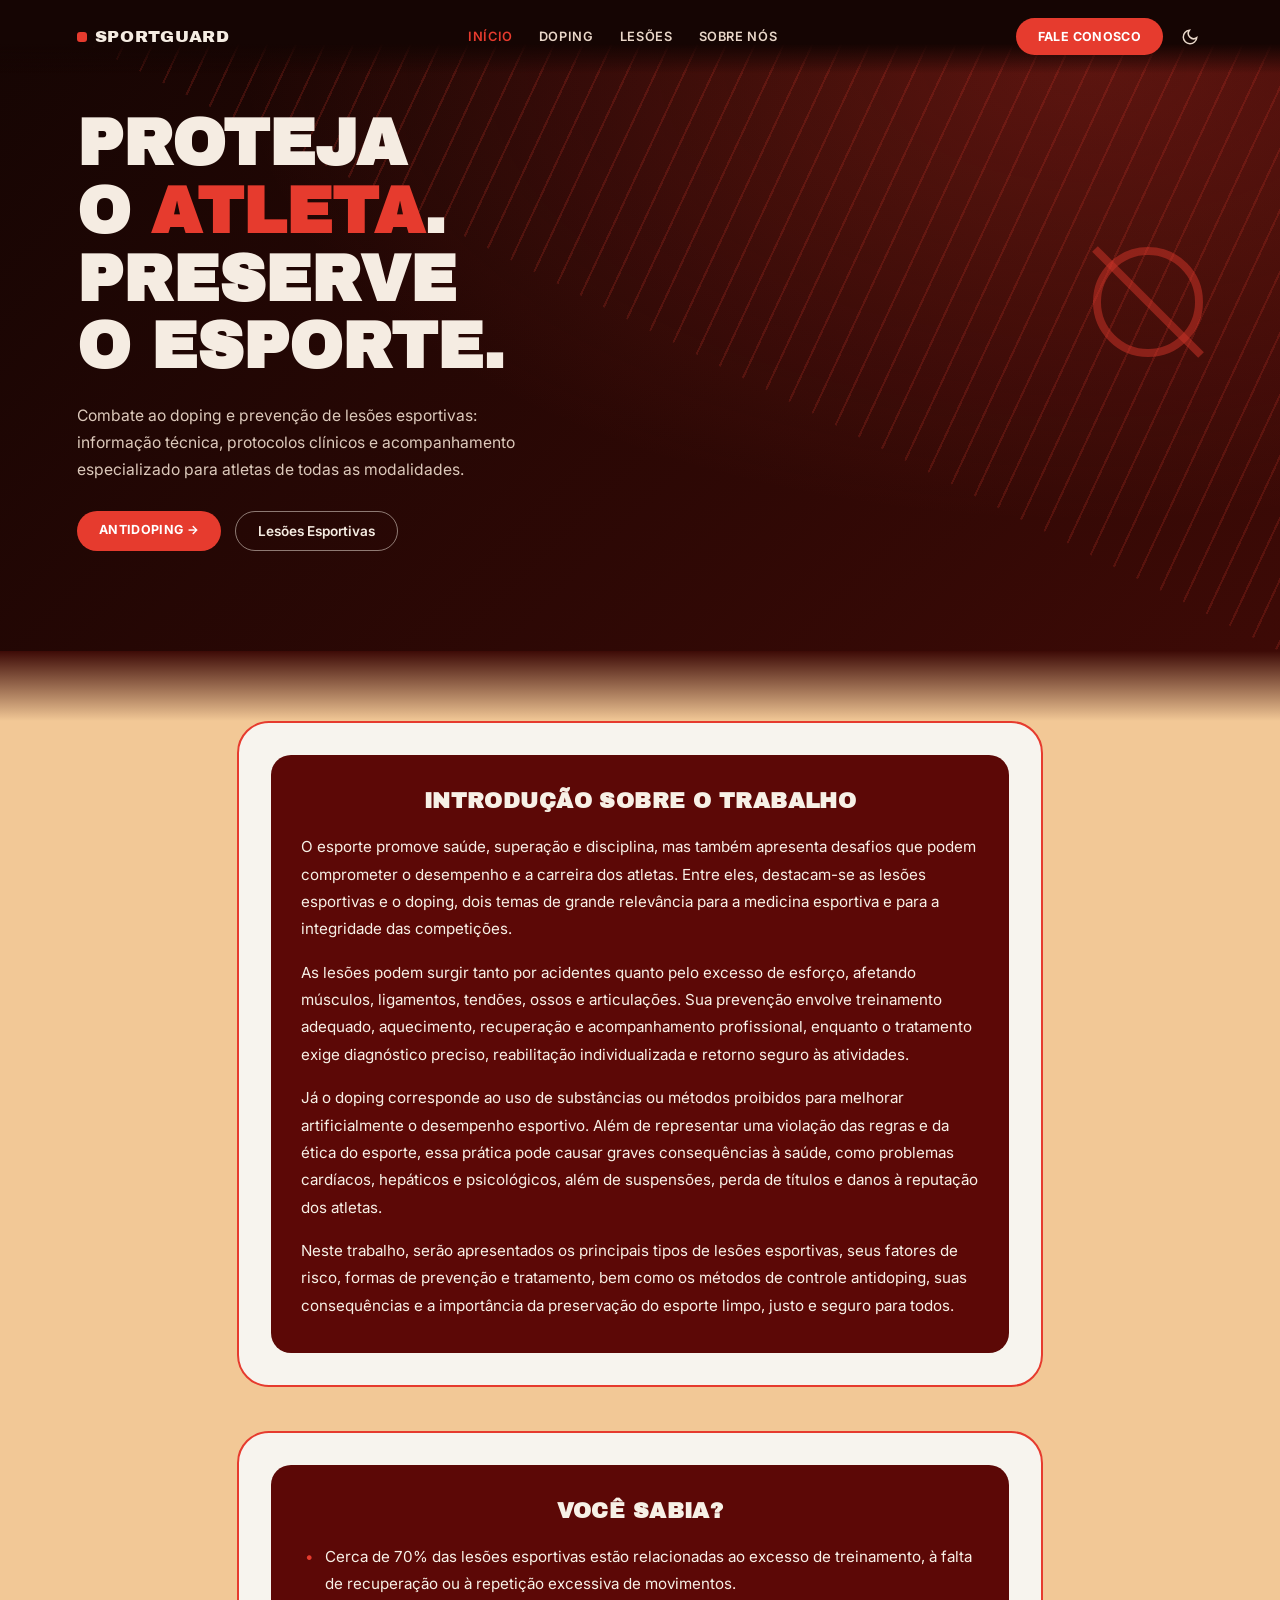
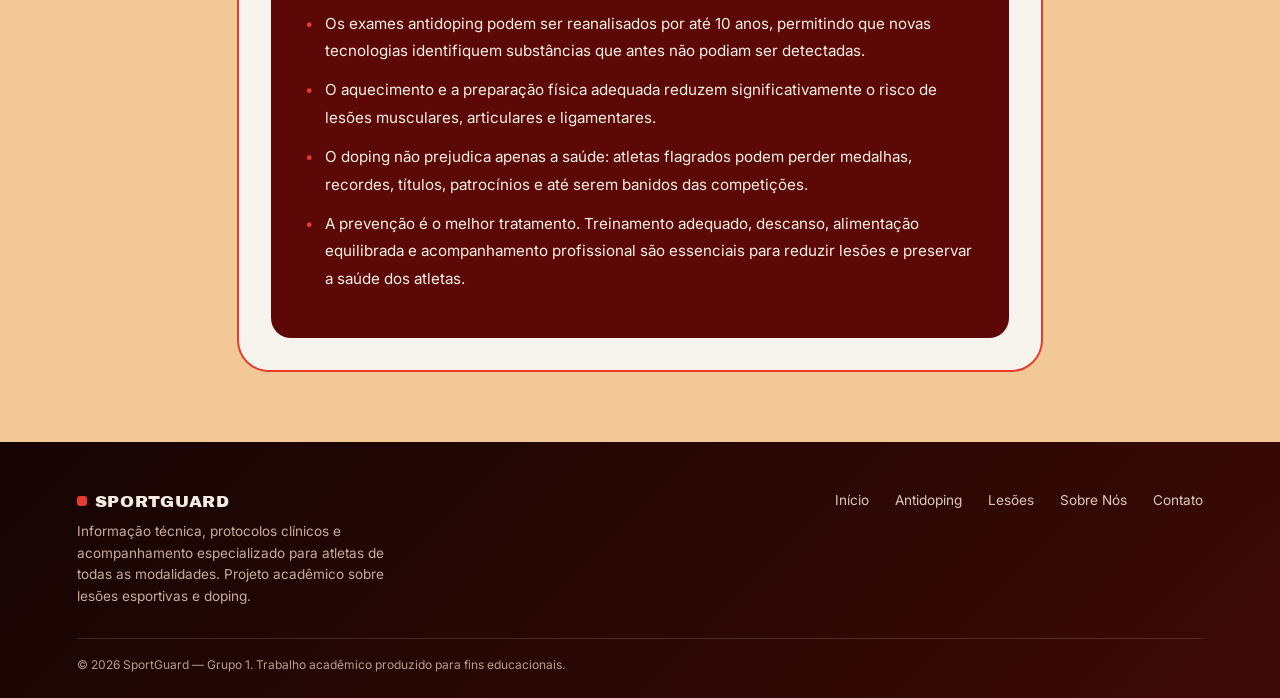
<file: index.html>
<!DOCTYPE html>
<html lang="pt-BR" data-theme="light">
<head>
<meta charset="UTF-8">
<meta name="viewport" content="width=device-width, initial-scale=1.0">
<title>SportGuard — Proteja o Atleta, Preserve o Esporte</title>
<link rel="preconnect" href="https://fonts.googleapis.com">
<link href="https://fonts.googleapis.com/css2?family=Archivo+Black&family=Inter:wght@400;500;600;700;800&display=swap" rel="stylesheet">
<link rel="stylesheet" href="styles.css">
<script src="script.js"></script>
</head>
<body>

<div class="topbar">
  <div class="logo"><span class="logo-dot"></span>SPORTGUARD</div>
  <nav class="toplinks">
    <a href="index.html" class="active">Início</a>
    <a href="doping.html">Doping</a>
    <a href="lesao.html">Lesões</a>
    <a href="sobre.html">Sobre Nós</a>
  </nav>
  <div class="nav-actions">
    <a class="cta-btn" href="sobre.html#contato">Fale Conosco</a>
    <button class="theme-toggle" aria-label="Alternar tema claro/escuro" title="Alternar tema">
      <svg viewBox="0 0 24 24"><path d="M21 12.8A9 9 0 1 1 11.2 3a7 7 0 0 0 9.8 9.8z"/></svg>
    </button>
  </div>
</div>

<header class="hero hero-home">
  <span class="no-symbol" aria-hidden="true"></span>

  <h1>Proteja<br>o <span>Atleta</span>.<br>Preserve<br>o Esporte.</h1>
  <p class="sub">Combate ao doping e prevenção de lesões esportivas: informação técnica, protocolos clínicos e acompanhamento especializado para atletas de todas as modalidades.</p>
  <div class="hero-ctas">
    <a class="cta-btn" href="doping.html">Antidoping →</a>
    <a class="btn-outline" href="lesao.html">Lesões Esportivas</a>
  </div>
</header>
<div class="hero-fade"></div>

<main>
  <section class="card-outer">
    <div class="card-inner">
      <h2>Introdução sobre o trabalho</h2>
      <p>O esporte promove saúde, superação e disciplina, mas também apresenta desafios que podem comprometer o desempenho e a carreira dos atletas. Entre eles, destacam-se as lesões esportivas e o doping, dois temas de grande relevância para a medicina esportiva e para a integridade das competições.</p>
      <p>As lesões podem surgir tanto por acidentes quanto pelo excesso de esforço, afetando músculos, ligamentos, tendões, ossos e articulações. Sua prevenção envolve treinamento adequado, aquecimento, recuperação e acompanhamento profissional, enquanto o tratamento exige diagnóstico preciso, reabilitação individualizada e retorno seguro às atividades.</p>
      <p>Já o doping corresponde ao uso de substâncias ou métodos proibidos para melhorar artificialmente o desempenho esportivo. Além de representar uma violação das regras e da ética do esporte, essa prática pode causar graves consequências à saúde, como problemas cardíacos, hepáticos e psicológicos, além de suspensões, perda de títulos e danos à reputação dos atletas.</p>
      <p>Neste trabalho, serão apresentados os principais tipos de lesões esportivas, seus fatores de risco, formas de prevenção e tratamento, bem como os métodos de controle antidoping, suas consequências e a importância da preservação do esporte limpo, justo e seguro para todos.</p>
    </div>
  </section>

  <section class="card-outer">
    <div class="card-inner">
      <h2>Você Sabia?</h2>
      <ul>
        <li>Cerca de 70% das lesões esportivas estão relacionadas ao excesso de treinamento, à falta de recuperação ou à repetição excessiva de movimentos.</li>
        <li>Os exames antidoping podem ser reanalisados por até 10 anos, permitindo que novas tecnologias identifiquem substâncias que antes não podiam ser detectadas.</li>
        <li>O aquecimento e a preparação física adequada reduzem significativamente o risco de lesões musculares, articulares e ligamentares.</li>
        <li>O doping não prejudica apenas a saúde: atletas flagrados podem perder medalhas, recordes, títulos, patrocínios e até serem banidos das competições.</li>
        <li>A prevenção é o melhor tratamento. Treinamento adequado, descanso, alimentação equilibrada e acompanhamento profissional são essenciais para reduzir lesões e preservar a saúde dos atletas.</li>
      </ul>
    </div>
  </section>
</main>

<footer>
  <div class="foot-top">
    <div class="foot-brand">
      <div class="logo"><span class="logo-dot"></span>SPORTGUARD</div>
      <p>Informação técnica, protocolos clínicos e acompanhamento especializado para atletas de todas as modalidades. Projeto acadêmico sobre lesões esportivas e doping.</p>
    </div>
    <nav class="foot-links">
      <a href="index.html">Início</a>
      <a href="doping.html">Antidoping</a>
      <a href="lesao.html">Lesões</a>
      <a href="sobre.html">Sobre Nós</a>
      <a href="sobre.html#contato">Contato</a>
    </nav>
  </div>
  <p class="copyright">© 2026 SportGuard — Grupo 1. Trabalho acadêmico produzido para fins educacionais.</p>
</footer>

</body>
</html>
</file>
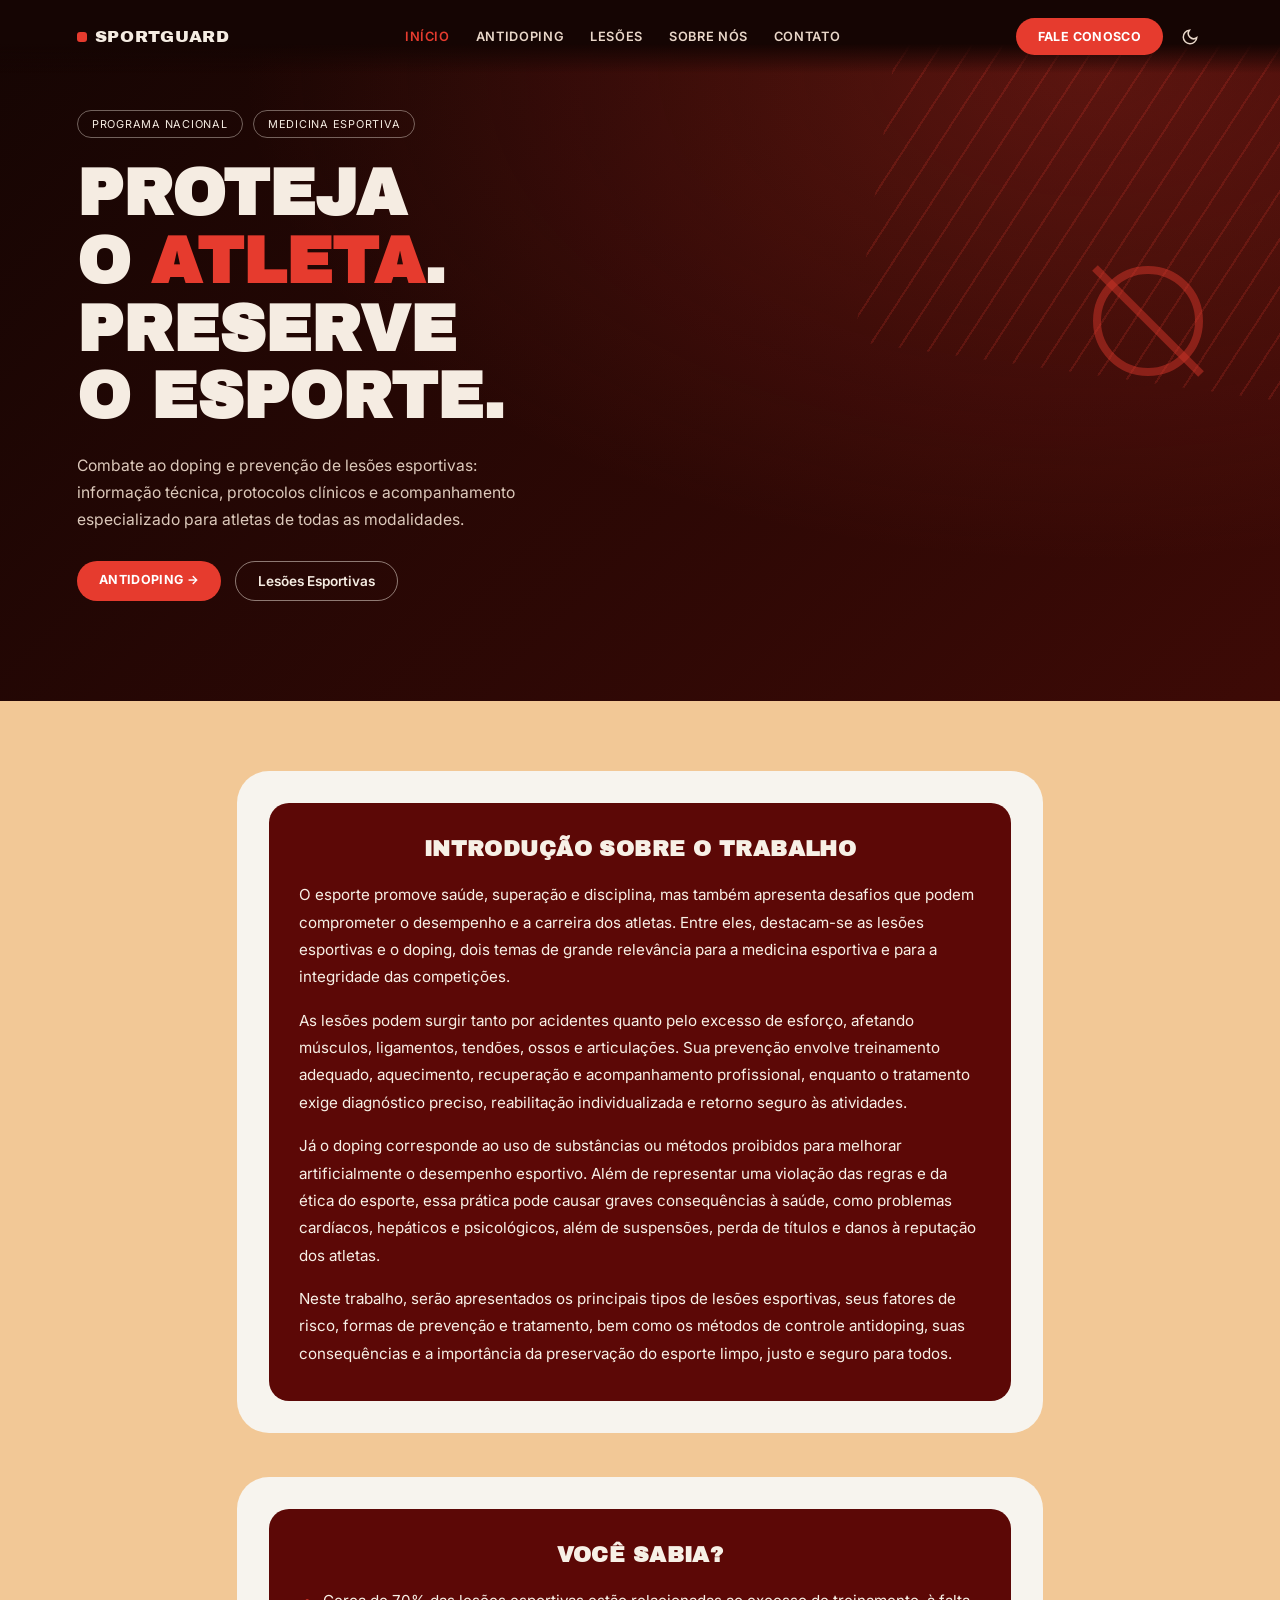
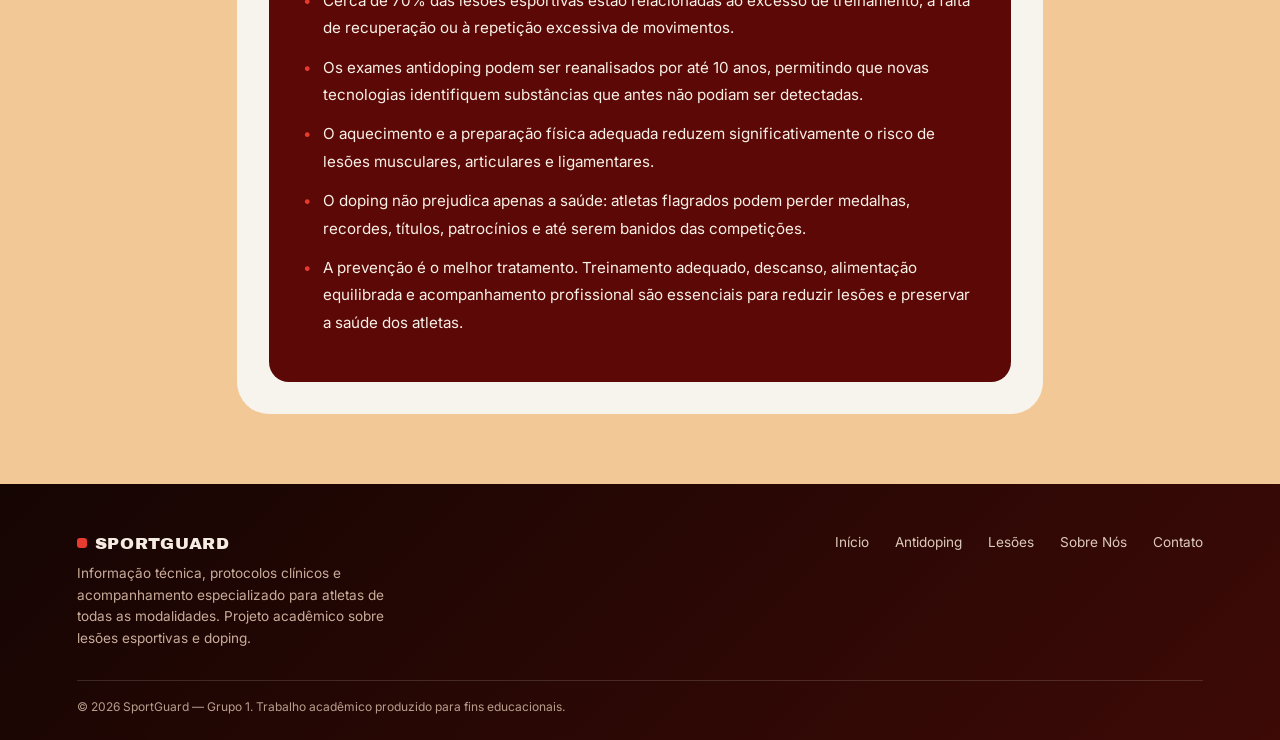
<file: Sport-guard/index.html>
<!DOCTYPE html>
<html lang="pt-BR" data-theme="light">
<head>
<meta charset="UTF-8">
<meta name="viewport" content="width=device-width, initial-scale=1.0">
<title>SportGuard — Proteja o Atleta, Preserve o Esporte</title>
<link rel="preconnect" href="https://fonts.googleapis.com">
<link href="https://fonts.googleapis.com/css2?family=Archivo+Black&family=Inter:wght@400;500;600;700;800&display=swap" rel="stylesheet">
<link rel="stylesheet" href="styles.css">
<script src="script.js"></script>
</head>
<body>

<div class="topbar">
  <div class="logo"><span class="logo-dot"></span>SPORTGUARD</div>
  <nav class="toplinks">
    <a href="index.html" class="active">Início</a>
    <a href="doping.html">Antidoping</a>
    <a href="lesao.html">Lesões</a>
    <a href="sobre.html">Sobre Nós</a>
    <a href="sobre.html#contato">Contato</a>
  </nav>
  <div class="nav-actions">
    <a class="cta-btn" href="sobre.html#contato">Fale Conosco</a>
    <button class="theme-toggle" aria-label="Alternar tema claro/escuro" title="Alternar tema">
      <svg viewBox="0 0 24 24"><path d="M21 12.8A9 9 0 1 1 11.2 3a7 7 0 0 0 9.8 9.8z"/></svg>
    </button>
  </div>
</div>

<header class="hero hero-home">
  <span class="no-symbol" aria-hidden="true"></span>

  <div class="badges">
    <span class="badge">Programa Nacional</span>
    <span class="badge">Medicina Esportiva</span>
  </div>

  <h1>Proteja<br>o <span>Atleta</span>.<br>Preserve<br>o Esporte.</h1>
  <p class="sub">Combate ao doping e prevenção de lesões esportivas: informação técnica, protocolos clínicos e acompanhamento especializado para atletas de todas as modalidades.</p>
  <div class="hero-ctas">
    <a class="cta-btn" href="doping.html">Antidoping →</a>
    <a class="btn-outline" href="lesao.html">Lesões Esportivas</a>
  </div>
</header>

<main>
  <section class="card-outer">
    <div class="card-inner">
      <h2>Introdução sobre o trabalho</h2>
      <p>O esporte promove saúde, superação e disciplina, mas também apresenta desafios que podem comprometer o desempenho e a carreira dos atletas. Entre eles, destacam-se as lesões esportivas e o doping, dois temas de grande relevância para a medicina esportiva e para a integridade das competições.</p>
      <p>As lesões podem surgir tanto por acidentes quanto pelo excesso de esforço, afetando músculos, ligamentos, tendões, ossos e articulações. Sua prevenção envolve treinamento adequado, aquecimento, recuperação e acompanhamento profissional, enquanto o tratamento exige diagnóstico preciso, reabilitação individualizada e retorno seguro às atividades.</p>
      <p>Já o doping corresponde ao uso de substâncias ou métodos proibidos para melhorar artificialmente o desempenho esportivo. Além de representar uma violação das regras e da ética do esporte, essa prática pode causar graves consequências à saúde, como problemas cardíacos, hepáticos e psicológicos, além de suspensões, perda de títulos e danos à reputação dos atletas.</p>
      <p>Neste trabalho, serão apresentados os principais tipos de lesões esportivas, seus fatores de risco, formas de prevenção e tratamento, bem como os métodos de controle antidoping, suas consequências e a importância da preservação do esporte limpo, justo e seguro para todos.</p>
    </div>
  </section>

  <section class="card-outer">
    <div class="card-inner">
      <h2>Você Sabia?</h2>
      <ul>
        <li>Cerca de 70% das lesões esportivas estão relacionadas ao excesso de treinamento, à falta de recuperação ou à repetição excessiva de movimentos.</li>
        <li>Os exames antidoping podem ser reanalisados por até 10 anos, permitindo que novas tecnologias identifiquem substâncias que antes não podiam ser detectadas.</li>
        <li>O aquecimento e a preparação física adequada reduzem significativamente o risco de lesões musculares, articulares e ligamentares.</li>
        <li>O doping não prejudica apenas a saúde: atletas flagrados podem perder medalhas, recordes, títulos, patrocínios e até serem banidos das competições.</li>
        <li>A prevenção é o melhor tratamento. Treinamento adequado, descanso, alimentação equilibrada e acompanhamento profissional são essenciais para reduzir lesões e preservar a saúde dos atletas.</li>
      </ul>
    </div>
  </section>
</main>

<footer>
  <div class="foot-top">
    <div class="foot-brand">
      <div class="logo"><span class="logo-dot"></span>SPORTGUARD</div>
      <p>Informação técnica, protocolos clínicos e acompanhamento especializado para atletas de todas as modalidades. Projeto acadêmico sobre lesões esportivas e doping.</p>
    </div>
    <nav class="foot-links">
      <a href="index.html">Início</a>
      <a href="doping.html">Antidoping</a>
      <a href="lesao.html">Lesões</a>
      <a href="sobre.html">Sobre Nós</a>
      <a href="sobre.html#contato">Contato</a>
    </nav>
  </div>
  <p class="copyright">© 2026 SportGuard — Grupo 1. Trabalho acadêmico produzido para fins educacionais.</p>
</footer>

</body>
</html>
</file>
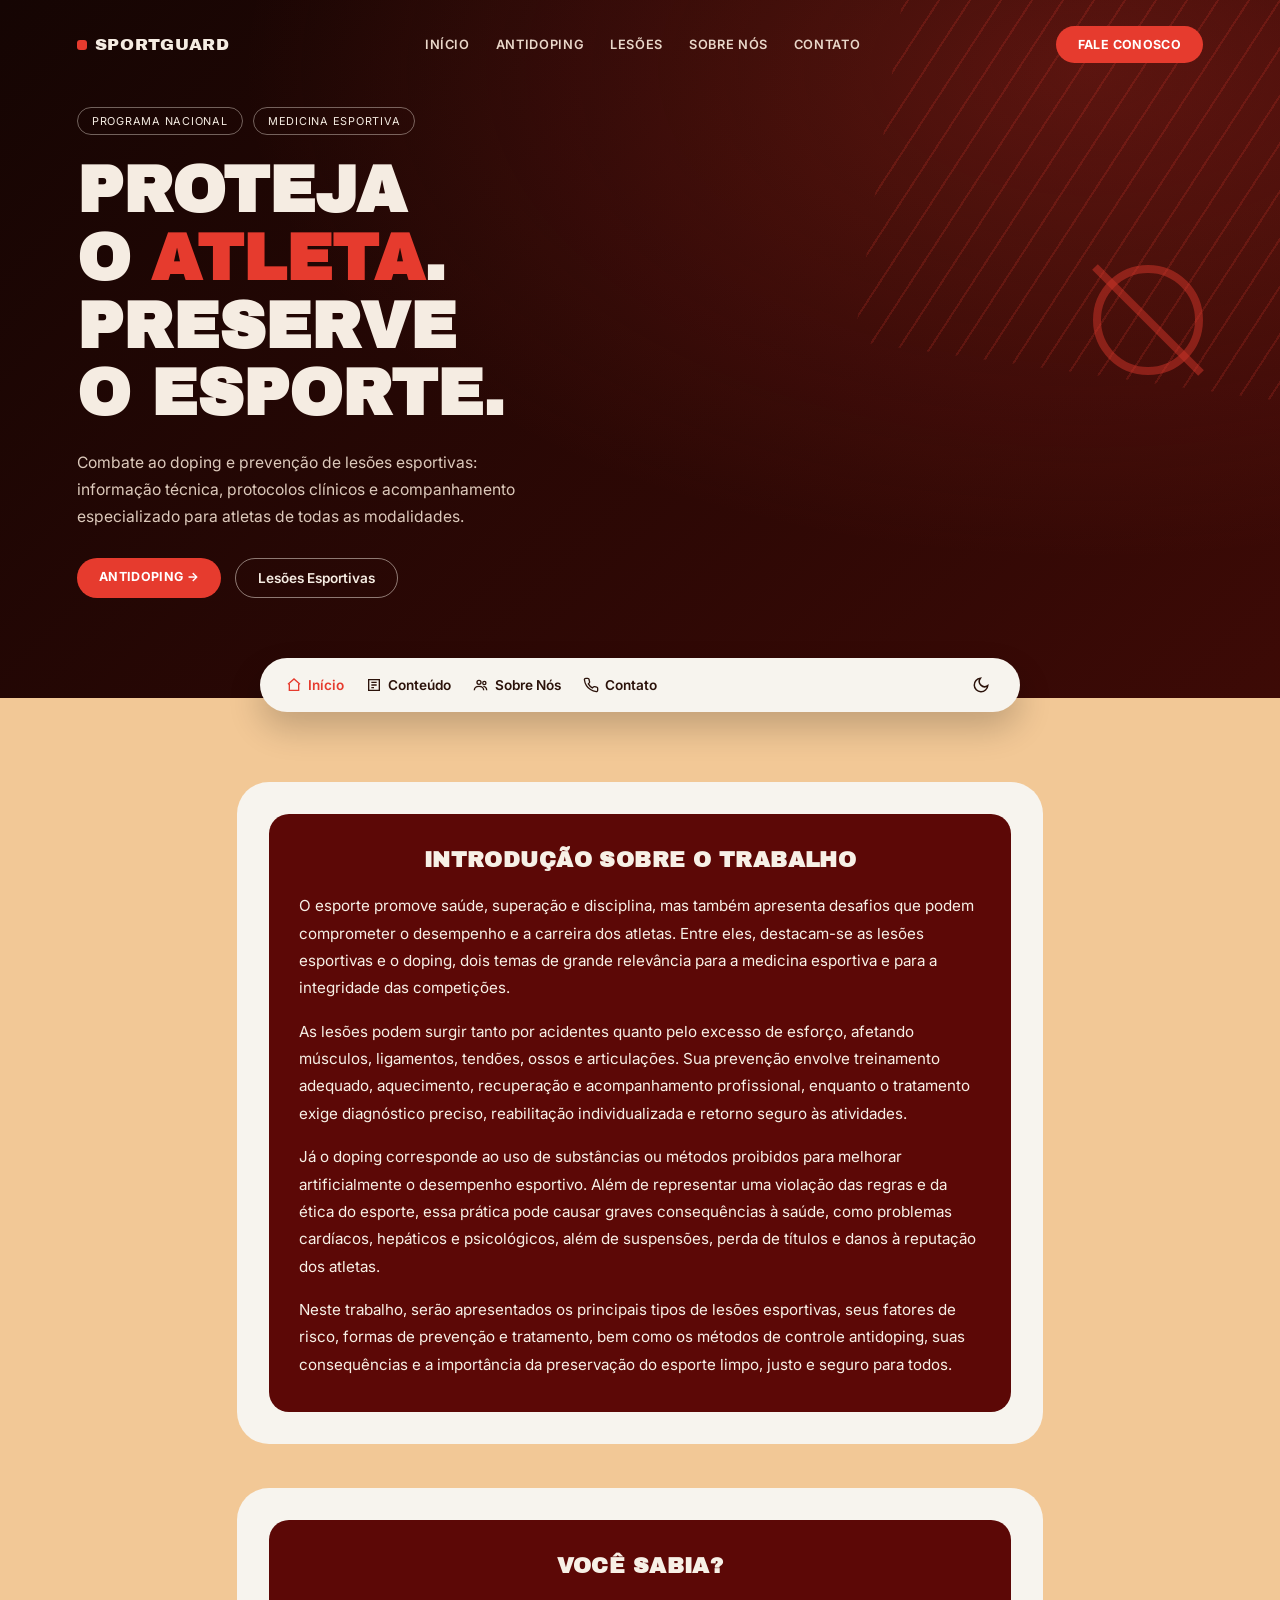
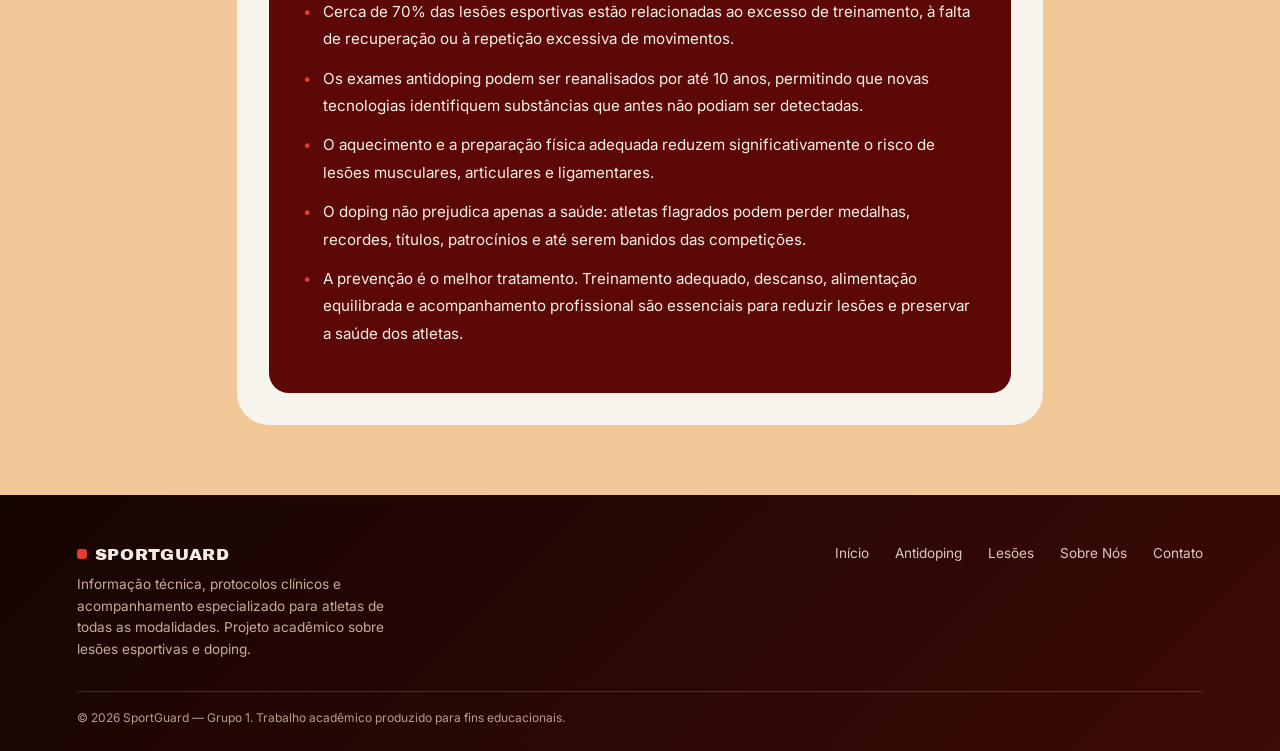
<file: sportguard-site/index.html>
<!DOCTYPE html>
<html lang="pt-BR" data-theme="light">
<head>
<meta charset="UTF-8">
<meta name="viewport" content="width=device-width, initial-scale=1.0">
<title>SportGuard — Proteja o Atleta, Preserve o Esporte</title>
<link rel="preconnect" href="https://fonts.googleapis.com">
<link href="https://fonts.googleapis.com/css2?family=Archivo+Black&family=Inter:wght@400;500;600;700;800&display=swap" rel="stylesheet">
<link rel="stylesheet" href="styles.css">
<script src="script.js"></script>
</head>
<body>

<header class="hero hero-home">
  <span class="no-symbol" aria-hidden="true"></span>
  <div class="topbar">
    <div class="logo"><span class="logo-dot"></span>SPORTGUARD</div>
    <nav class="toplinks">
      <a href="index.html">Início</a>
      <a href="doping.html">Antidoping</a>
      <a href="lesao.html">Lesões</a>
      <a href="sobre.html">Sobre Nós</a>
      <a href="sobre.html#contato">Contato</a>
    </nav>
    <a class="cta-btn" href="sobre.html#contato">Fale Conosco</a>
  </div>

  <div class="badges">
    <span class="badge">Programa Nacional</span>
    <span class="badge">Medicina Esportiva</span>
  </div>

  <h1>Proteja<br>o <span>Atleta</span>.<br>Preserve<br>o Esporte.</h1>
  <p class="sub">Combate ao doping e prevenção de lesões esportivas: informação técnica, protocolos clínicos e acompanhamento especializado para atletas de todas as modalidades.</p>
  <div class="hero-ctas">
    <a class="cta-btn" href="doping.html">Antidoping →</a>
    <a class="btn-outline" href="lesao.html">Lesões Esportivas</a>
  </div>
</header>

<nav class="pillnav">
  <div class="links">
    <a href="index.html" class="active"><svg viewBox="0 0 24 24"><path d="M3 11l9-8 9 8"/><path d="M5 10v10h14V10"/></svg><span class="label">Início</span></a>
    <details class="dropdown">
      <summary><svg viewBox="0 0 24 24"><path d="M4 4h16v16H4z"/><path d="M8 8h8M8 12h8M8 16h4"/></svg><span class="label">Conteúdo</span></summary>
      <div class="menu">
        <a href="doping.html">Antidoping</a>
        <a href="lesao.html">Lesões Esportivas</a>
      </div>
    </details>
    <a href="sobre.html"><svg viewBox="0 0 24 24"><circle cx="9" cy="8" r="3"/><path d="M2 20c0-3.5 3-6 7-6s7 2.5 7 6"/><circle cx="17" cy="9" r="2.4"/><path d="M15.5 14c2.8.3 5 2.3 5 6"/></svg><span class="label">Sobre Nós</span></a>
    <a href="sobre.html#contato"><svg viewBox="0 0 24 24"><path d="M22 16.9v3a2 2 0 0 1-2.2 2 19.8 19.8 0 0 1-8.6-3.1 19.5 19.5 0 0 1-6-6 19.8 19.8 0 0 1-3.1-8.7A2 2 0 0 1 4.1 2h3a2 2 0 0 1 2 1.7c.1 1 .3 2 .7 3a2 2 0 0 1-.4 2.1L8 10.3a16 16 0 0 0 6 6l1.5-1.4a2 2 0 0 1 2.1-.4c1 .4 2 .6 3 .7a2 2 0 0 1 1.4 2.1z"/></svg><span class="label">Contato</span></a>
  </div>
  <button class="theme-toggle" aria-label="Alternar tema claro/escuro" title="Alternar tema">
    <svg viewBox="0 0 24 24"><path d="M21 12.8A9 9 0 1 1 11.2 3a7 7 0 0 0 9.8 9.8z"/></svg>
  </button>
</nav>

<main>
  <section class="card-outer">
    <div class="card-inner">
      <h2>Introdução sobre o trabalho</h2>
      <p>O esporte promove saúde, superação e disciplina, mas também apresenta desafios que podem comprometer o desempenho e a carreira dos atletas. Entre eles, destacam-se as lesões esportivas e o doping, dois temas de grande relevância para a medicina esportiva e para a integridade das competições.</p>
      <p>As lesões podem surgir tanto por acidentes quanto pelo excesso de esforço, afetando músculos, ligamentos, tendões, ossos e articulações. Sua prevenção envolve treinamento adequado, aquecimento, recuperação e acompanhamento profissional, enquanto o tratamento exige diagnóstico preciso, reabilitação individualizada e retorno seguro às atividades.</p>
      <p>Já o doping corresponde ao uso de substâncias ou métodos proibidos para melhorar artificialmente o desempenho esportivo. Além de representar uma violação das regras e da ética do esporte, essa prática pode causar graves consequências à saúde, como problemas cardíacos, hepáticos e psicológicos, além de suspensões, perda de títulos e danos à reputação dos atletas.</p>
      <p>Neste trabalho, serão apresentados os principais tipos de lesões esportivas, seus fatores de risco, formas de prevenção e tratamento, bem como os métodos de controle antidoping, suas consequências e a importância da preservação do esporte limpo, justo e seguro para todos.</p>
    </div>
  </section>

  <section class="card-outer">
    <div class="card-inner">
      <h2>Você Sabia?</h2>
      <ul>
        <li>Cerca de 70% das lesões esportivas estão relacionadas ao excesso de treinamento, à falta de recuperação ou à repetição excessiva de movimentos.</li>
        <li>Os exames antidoping podem ser reanalisados por até 10 anos, permitindo que novas tecnologias identifiquem substâncias que antes não podiam ser detectadas.</li>
        <li>O aquecimento e a preparação física adequada reduzem significativamente o risco de lesões musculares, articulares e ligamentares.</li>
        <li>O doping não prejudica apenas a saúde: atletas flagrados podem perder medalhas, recordes, títulos, patrocínios e até serem banidos das competições.</li>
        <li>A prevenção é o melhor tratamento. Treinamento adequado, descanso, alimentação equilibrada e acompanhamento profissional são essenciais para reduzir lesões e preservar a saúde dos atletas.</li>
      </ul>
    </div>
  </section>
</main>

<footer>
  <div class="foot-top">
    <div class="foot-brand">
      <div class="logo"><span class="logo-dot"></span>SPORTGUARD</div>
      <p>Informação técnica, protocolos clínicos e acompanhamento especializado para atletas de todas as modalidades. Projeto acadêmico sobre lesões esportivas e doping.</p>
    </div>
    <nav class="foot-links">
      <a href="index.html">Início</a>
      <a href="doping.html">Antidoping</a>
      <a href="lesao.html">Lesões</a>
      <a href="sobre.html">Sobre Nós</a>
      <a href="sobre.html#contato">Contato</a>
    </nav>
  </div>
  <p class="copyright">© 2026 SportGuard — Grupo 1. Trabalho acadêmico produzido para fins educacionais.</p>
</footer>

</body>
</html>
</file>
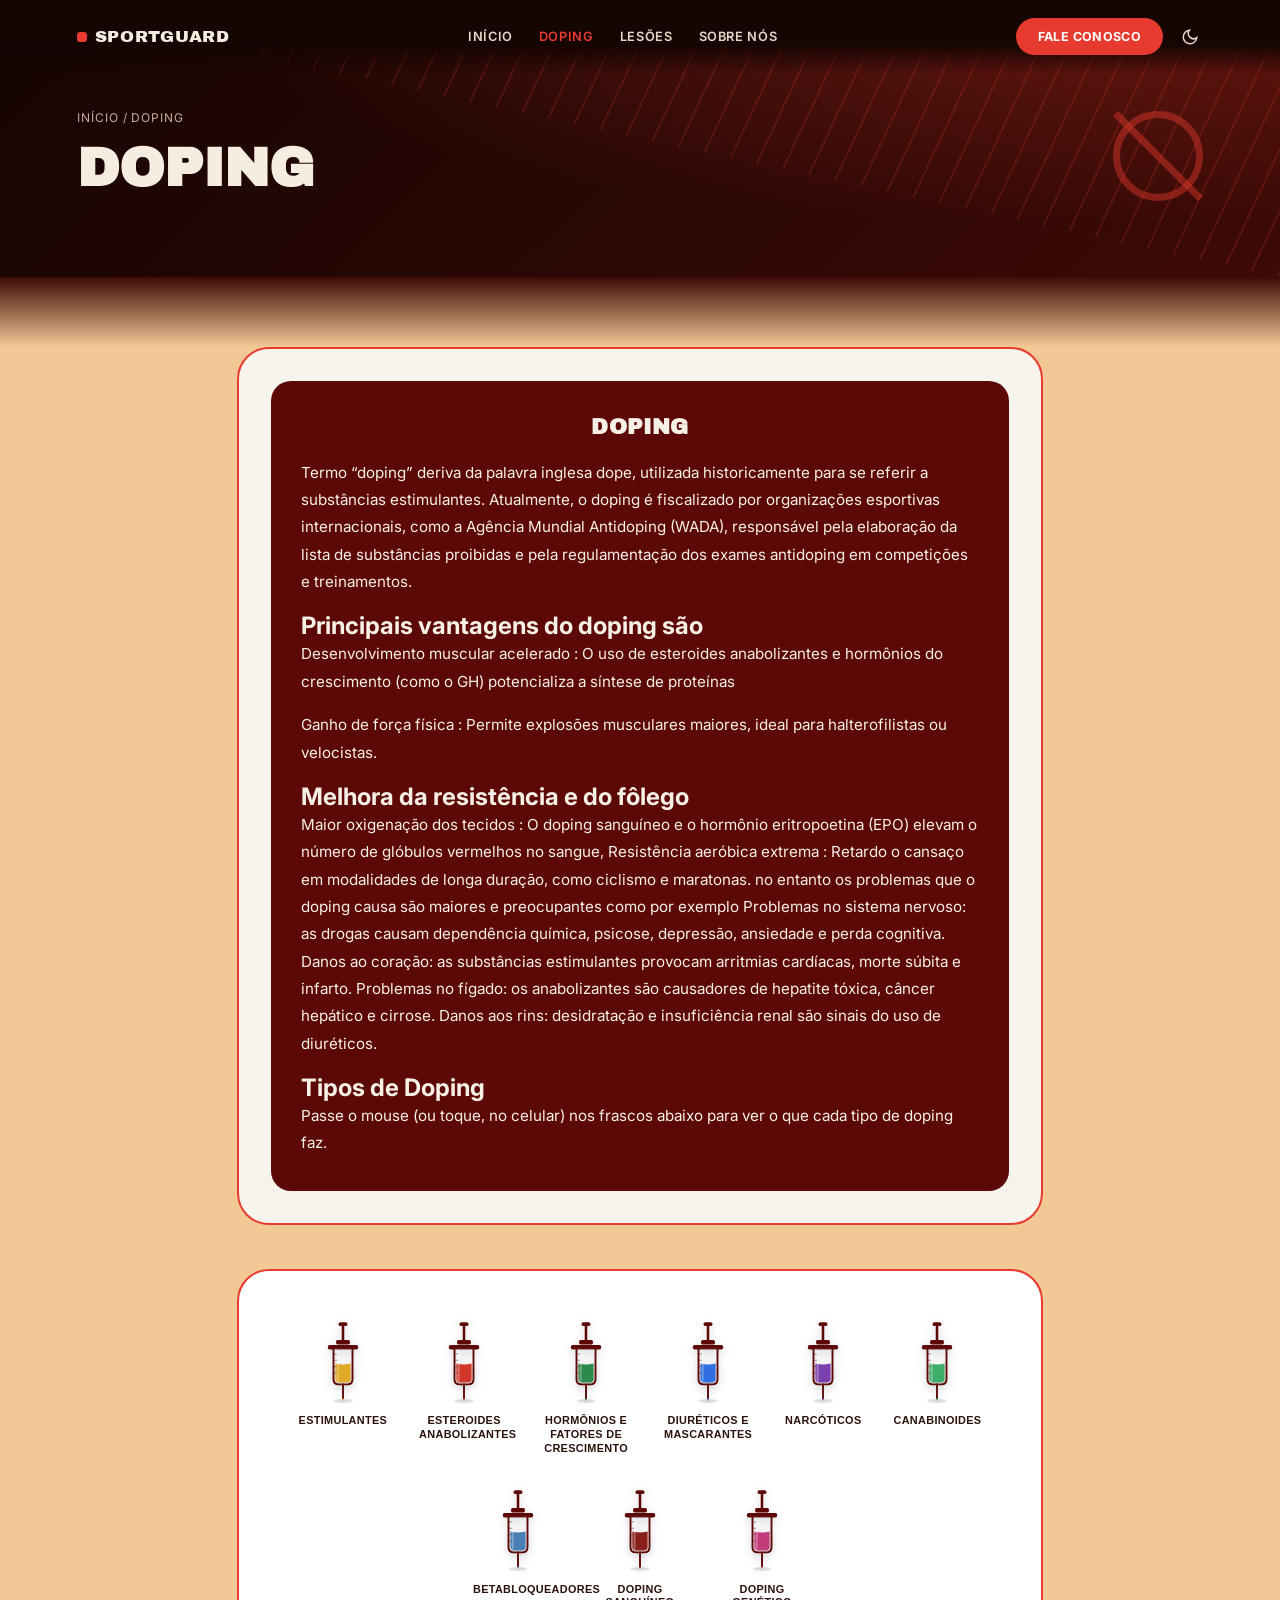
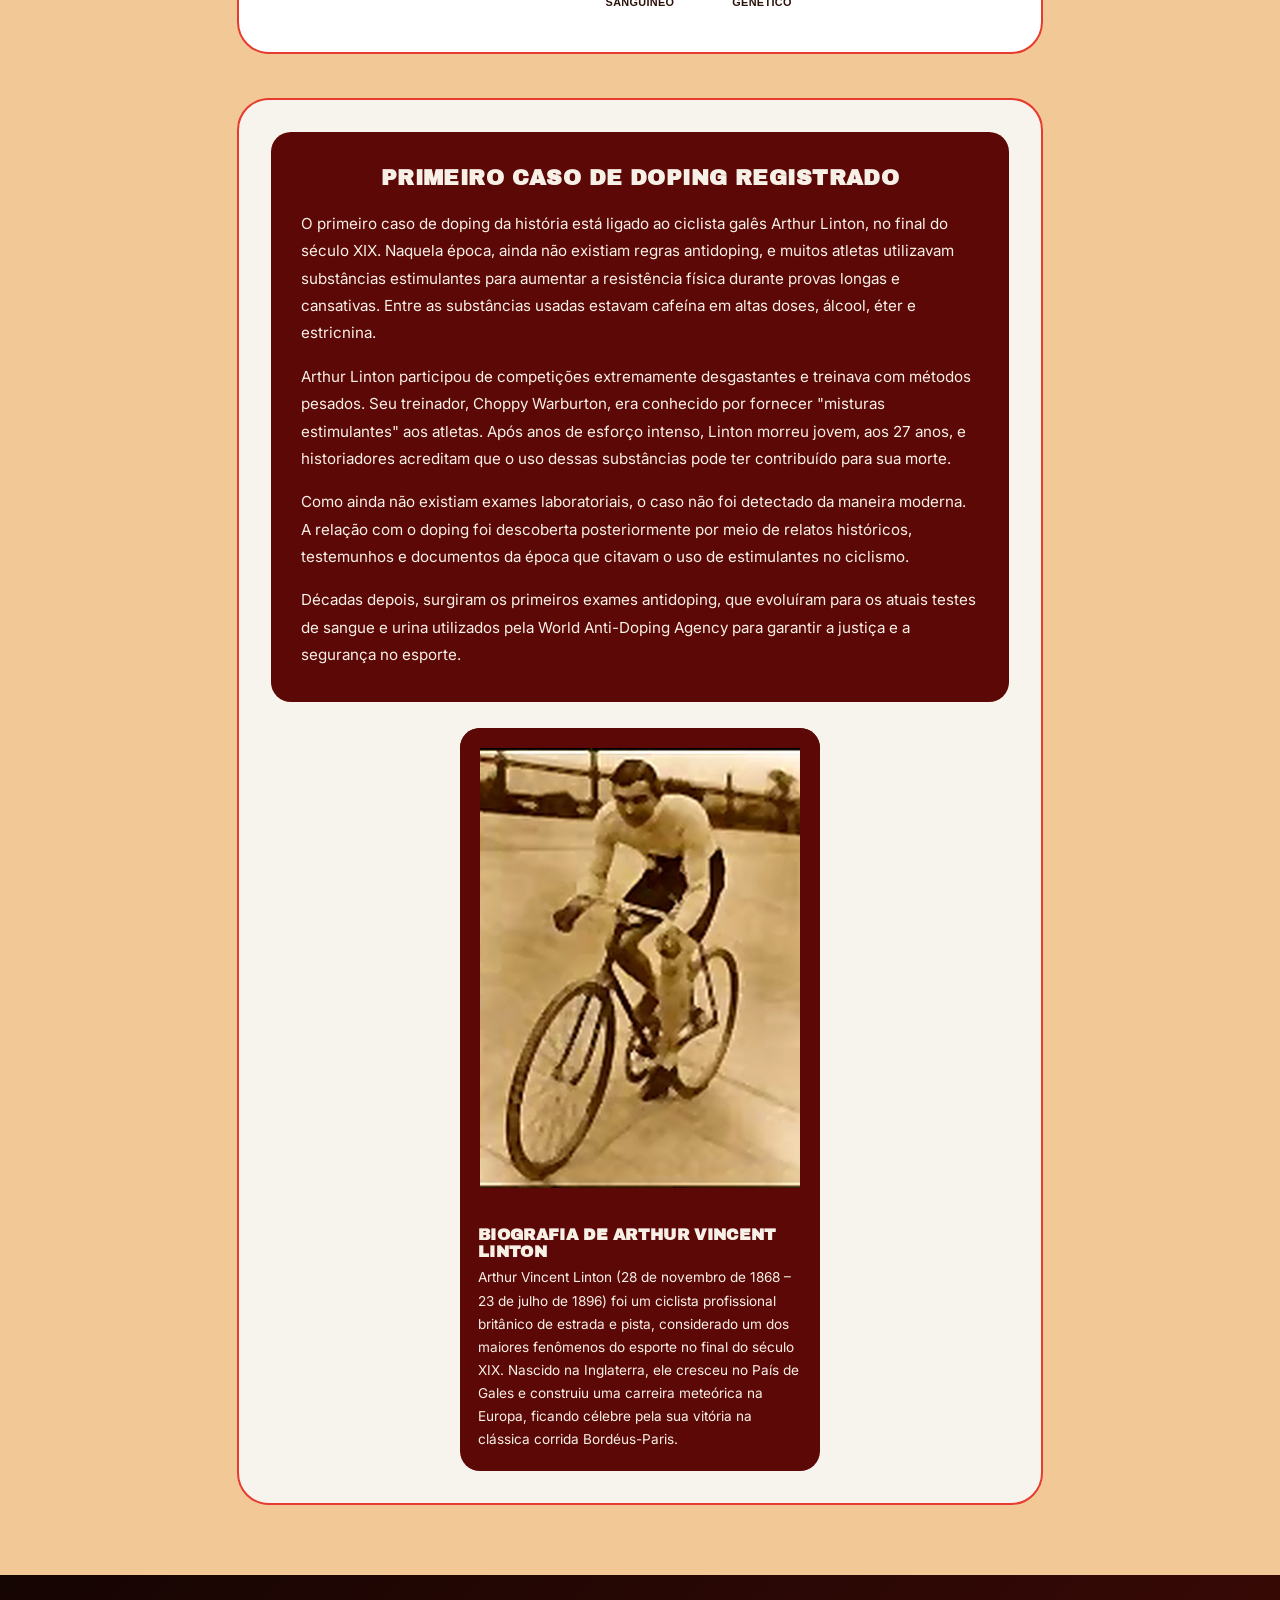
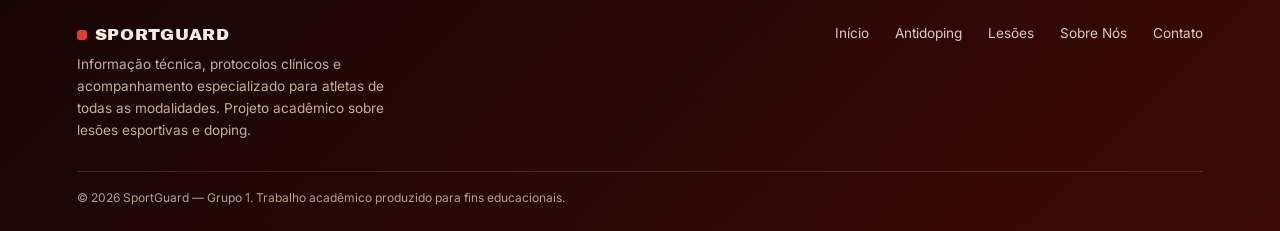
<file: doping.html>
<!DOCTYPE html>
<html lang="pt-BR" data-theme="light">
<head>
<meta charset="UTF-8">
<meta name="viewport" content="width=device-width, initial-scale=1.0">
<title>SportGuard — Doping</title>
<link rel="preconnect" href="https://fonts.googleapis.com">
<link href="https://fonts.googleapis.com/css2?family=Archivo+Black&family=Inter:wght@400;500;600;700;800&display=swap" rel="stylesheet">
<link rel="stylesheet" href="styles.css">
<script src="script.js"></script>
</head>
<body>

<div class="topbar">
  <div class="logo"><span class="logo-dot"></span>SPORTGUARD</div>
  <nav class="toplinks">
    <a href="index.html">Início</a>
    <a href="doping.html" class="active">Doping</a>
    <a href="lesao.html">Lesões</a>
    <a href="sobre.html">Sobre Nós</a>
  </nav>
  <div class="nav-actions">
    <a class="cta-btn" href="sobre.html#contato">Fale Conosco</a>
    <button class="theme-toggle" aria-label="Alternar tema claro/escuro" title="Alternar tema">
      <svg viewBox="0 0 24 24"><path d="M21 12.8A9 9 0 1 1 11.2 3a7 7 0 0 0 9.8 9.8z"/></svg>
    </button>
  </div>
</div>

<header class="hero">
  <span class="no-symbol" aria-hidden="true"></span>
  <p class="breadcrumb"><a href="index.html">Início</a> / Doping</p>
  <h1>Doping</h1>
</header>
<div class="hero-fade"></div>

<main>
  <section class="card-outer">
    <div class="card-inner">
      <h2>Doping</h2>
      <p>Termo “doping” deriva da palavra inglesa dope, utilizada historicamente para se referir a substâncias estimulantes. Atualmente, o doping é fiscalizado por organizações esportivas internacionais, como a Agência Mundial Antidoping (WADA), responsável pela elaboração da lista de substâncias proibidas e pela regulamentação dos exames antidoping em competições e treinamentos.</p>
      <h1>Principais vantagens do doping são</h1>    
      <p>Desenvolvimento muscular acelerado : O uso de esteroides anabolizantes e hormônios do crescimento (como o GH) potencializa a síntese de proteínas </p>
      <p>Ganho de força física : Permite explosões musculares maiores, ideal para halterofilistas ou velocistas.</p>
      <h1>        Melhora da resistência e do fôlego      </h1>   
      <p>  Maior oxigenação dos tecidos : O doping sanguíneo e o hormônio eritropoetina (EPO) elevam o número de glóbulos vermelhos no sangue,
Resistência aeróbica extrema : Retardo o cansaço em modalidades de longa duração, como ciclismo e maratonas. 
no entanto os problemas que o doping causa são maiores e preocupantes como por exemplo
Problemas no sistema nervoso: as drogas causam dependência química, psicose, depressão, ansiedade e perda cognitiva. 
Danos ao coração: as substâncias estimulantes provocam arritmias cardíacas, morte súbita e infarto. Problemas no fígado: os anabolizantes são causadores de hepatite tóxica, câncer hepático e cirrose. 
Danos aos rins: desidratação e insuficiência renal são sinais do uso de diuréticos.</p>
      <h1>Tipos de Doping</h1>
      <p>Passe o mouse (ou toque, no celular) nos frascos abaixo para ver o que cada tipo de doping faz.</p>
    
    </div>
  </section>

  <section class="card-outer vial-section">
    <div class="vial-grid">

      <div class="vial-item" style="--tag-color:#e0a927;">
        <button class="vial-btn" aria-label="Estimulantes">
          <svg viewBox="0 0 60 132" xmlns="http://www.w3.org/2000/svg">
            <ellipse cx="30" cy="126" rx="15" ry="3" fill="rgba(0,0,0,.12)"/>
            <rect x="23" y="2" width="14" height="6" rx="3" fill="var(--figure-fill)"/>
            <rect x="28" y="7" width="4" height="24" fill="var(--figure-fill)"/>
            <rect x="19" y="30" width="22" height="7" rx="2.5" fill="var(--figure-fill)"/>
            <rect x="6" y="38" width="48" height="7" rx="3" fill="var(--figure-fill)"/>
            <path d="M15 42 L45 42 L45 92 Q45 100 37 100 L23 100 Q15 100 15 92 Z" fill="rgba(255,255,255,.14)" stroke="var(--figure-fill)" stroke-width="3"/>
            <path d="M18 67 Q30 70 42 67 L42 92 Q42 97 36 97 L24 97 Q18 97 18 92 Z" fill="var(--tag-color)"/>
            <line x1="15" y1="52" x2="21" y2="52" stroke="var(--figure-fill)" stroke-width="1.4" opacity=".5"/>
            <line x1="15" y1="62" x2="21" y2="62" stroke="var(--figure-fill)" stroke-width="1.4" opacity=".5"/>
            <line x1="15" y1="72" x2="21" y2="72" stroke="var(--figure-fill)" stroke-width="1.4" opacity=".5"/>
            <line x1="15" y1="82" x2="21" y2="82" stroke="var(--figure-fill)" stroke-width="1.4" opacity=".5"/>
            <rect x="20" y="46" width="3" height="50" rx="1.5" fill="rgba(255,255,255,.32)"/>
            <line x1="30" y1="100" x2="30" y2="122" stroke="var(--figure-fill)" stroke-width="3" stroke-linecap="round"/>
            <circle cx="30" cy="124" r="1.6" fill="var(--tag-color)" opacity=".75"/>
          </svg>
          <span class="vial-label">Estimulantes</span>
        </button>
        <div class="vial-box">
          <h4>Estimulantes</h4>
          <p>Aumentam o estado de alerta e reduzem a sensação de cansaço.</p>
          <p class="vial-examples">Ex.: anfetaminas, efedrina (em certas doses).</p>
        </div>
      </div>

      <div class="vial-item" style="--tag-color:#d1382b;">
        <button class="vial-btn" aria-label="Esteroides Anabolizantes">
          <svg viewBox="0 0 60 132" xmlns="http://www.w3.org/2000/svg">
            <ellipse cx="30" cy="126" rx="15" ry="3" fill="rgba(0,0,0,.12)"/>
            <rect x="23" y="2" width="14" height="6" rx="3" fill="var(--figure-fill)"/>
            <rect x="28" y="7" width="4" height="24" fill="var(--figure-fill)"/>
            <rect x="19" y="30" width="22" height="7" rx="2.5" fill="var(--figure-fill)"/>
            <rect x="6" y="38" width="48" height="7" rx="3" fill="var(--figure-fill)"/>
            <path d="M15 42 L45 42 L45 92 Q45 100 37 100 L23 100 Q15 100 15 92 Z" fill="rgba(255,255,255,.14)" stroke="var(--figure-fill)" stroke-width="3"/>
            <path d="M18 67 Q30 70 42 67 L42 92 Q42 97 36 97 L24 97 Q18 97 18 92 Z" fill="var(--tag-color)"/>
            <line x1="15" y1="52" x2="21" y2="52" stroke="var(--figure-fill)" stroke-width="1.4" opacity=".5"/>
            <line x1="15" y1="62" x2="21" y2="62" stroke="var(--figure-fill)" stroke-width="1.4" opacity=".5"/>
            <line x1="15" y1="72" x2="21" y2="72" stroke="var(--figure-fill)" stroke-width="1.4" opacity=".5"/>
            <line x1="15" y1="82" x2="21" y2="82" stroke="var(--figure-fill)" stroke-width="1.4" opacity=".5"/>
            <rect x="20" y="46" width="3" height="50" rx="1.5" fill="rgba(255,255,255,.32)"/>
            <line x1="30" y1="100" x2="30" y2="122" stroke="var(--figure-fill)" stroke-width="3" stroke-linecap="round"/>
            <circle cx="30" cy="124" r="1.6" fill="var(--tag-color)" opacity=".75"/>
          </svg>
          <span class="vial-label">Esteroides Anabolizantes</span>
        </button>
        <div class="vial-box">
          <h4>Esteroides Anabolizantes</h4>
          <p>Aumentam a massa muscular, a força e aceleram a recuperação.</p>
          <p class="vial-examples">Ex.: testosterona (uso proibido), nandrolona.</p>
        </div>
      </div>

      <div class="vial-item" style="--tag-color:#2c8a4b;">
        <button class="vial-btn" aria-label="Hormônios e Fatores de Crescimento">
          <svg viewBox="0 0 60 132" xmlns="http://www.w3.org/2000/svg">
            <ellipse cx="30" cy="126" rx="15" ry="3" fill="rgba(0,0,0,.12)"/>
            <rect x="23" y="2" width="14" height="6" rx="3" fill="var(--figure-fill)"/>
            <rect x="28" y="7" width="4" height="24" fill="var(--figure-fill)"/>
            <rect x="19" y="30" width="22" height="7" rx="2.5" fill="var(--figure-fill)"/>
            <rect x="6" y="38" width="48" height="7" rx="3" fill="var(--figure-fill)"/>
            <path d="M15 42 L45 42 L45 92 Q45 100 37 100 L23 100 Q15 100 15 92 Z" fill="rgba(255,255,255,.14)" stroke="var(--figure-fill)" stroke-width="3"/>
            <path d="M18 67 Q30 70 42 67 L42 92 Q42 97 36 97 L24 97 Q18 97 18 92 Z" fill="var(--tag-color)"/>
            <line x1="15" y1="52" x2="21" y2="52" stroke="var(--figure-fill)" stroke-width="1.4" opacity=".5"/>
            <line x1="15" y1="62" x2="21" y2="62" stroke="var(--figure-fill)" stroke-width="1.4" opacity=".5"/>
            <line x1="15" y1="72" x2="21" y2="72" stroke="var(--figure-fill)" stroke-width="1.4" opacity=".5"/>
            <line x1="15" y1="82" x2="21" y2="82" stroke="var(--figure-fill)" stroke-width="1.4" opacity=".5"/>
            <rect x="20" y="46" width="3" height="50" rx="1.5" fill="rgba(255,255,255,.32)"/>
            <line x1="30" y1="100" x2="30" y2="122" stroke="var(--figure-fill)" stroke-width="3" stroke-linecap="round"/>
            <circle cx="30" cy="124" r="1.6" fill="var(--tag-color)" opacity=".75"/>
          </svg>
          <span class="vial-label">Hormônios e Fatores de Crescimento</span>
        </button>
        <div class="vial-box">
          <h4>Hormônios e Fatores de Crescimento</h4>
          <p>Melhoram a recuperação, o crescimento muscular ou a produção de glóbulos vermelhos.</p>
          <p class="vial-examples">Ex.: EPO (eritropoetina), hormônio do crescimento (GH).</p>
        </div>
      </div>

      <div class="vial-item" style="--tag-color:#2f6fe0;">
        <button class="vial-btn" aria-label="Diuréticos e Agentes Mascarantes">
          <svg viewBox="0 0 60 132" xmlns="http://www.w3.org/2000/svg">
            <ellipse cx="30" cy="126" rx="15" ry="3" fill="rgba(0,0,0,.12)"/>
            <rect x="23" y="2" width="14" height="6" rx="3" fill="var(--figure-fill)"/>
            <rect x="28" y="7" width="4" height="24" fill="var(--figure-fill)"/>
            <rect x="19" y="30" width="22" height="7" rx="2.5" fill="var(--figure-fill)"/>
            <rect x="6" y="38" width="48" height="7" rx="3" fill="var(--figure-fill)"/>
            <path d="M15 42 L45 42 L45 92 Q45 100 37 100 L23 100 Q15 100 15 92 Z" fill="rgba(255,255,255,.14)" stroke="var(--figure-fill)" stroke-width="3"/>
            <path d="M18 67 Q30 70 42 67 L42 92 Q42 97 36 97 L24 97 Q18 97 18 92 Z" fill="var(--tag-color)"/>
            <line x1="15" y1="52" x2="21" y2="52" stroke="var(--figure-fill)" stroke-width="1.4" opacity=".5"/>
            <line x1="15" y1="62" x2="21" y2="62" stroke="var(--figure-fill)" stroke-width="1.4" opacity=".5"/>
            <line x1="15" y1="72" x2="21" y2="72" stroke="var(--figure-fill)" stroke-width="1.4" opacity=".5"/>
            <line x1="15" y1="82" x2="21" y2="82" stroke="var(--figure-fill)" stroke-width="1.4" opacity=".5"/>
            <rect x="20" y="46" width="3" height="50" rx="1.5" fill="rgba(255,255,255,.32)"/>
            <line x1="30" y1="100" x2="30" y2="122" stroke="var(--figure-fill)" stroke-width="3" stroke-linecap="round"/>
            <circle cx="30" cy="124" r="1.6" fill="var(--tag-color)" opacity=".75"/>
          </svg>
          <span class="vial-label">Diuréticos e Mascarantes</span>
        </button>
        <div class="vial-box">
          <h4>Diuréticos e Agentes Mascarantes</h4>
          <p>Ajudam a perder peso rapidamente ou dificultam a detecção de outras substâncias nos exames.</p>
        </div>
      </div>

      <div class="vial-item" style="--tag-color:#7b3fb0;">
        <button class="vial-btn" aria-label="Narcóticos">
          <svg viewBox="0 0 60 132" xmlns="http://www.w3.org/2000/svg">
            <ellipse cx="30" cy="126" rx="15" ry="3" fill="rgba(0,0,0,.12)"/>
            <rect x="23" y="2" width="14" height="6" rx="3" fill="var(--figure-fill)"/>
            <rect x="28" y="7" width="4" height="24" fill="var(--figure-fill)"/>
            <rect x="19" y="30" width="22" height="7" rx="2.5" fill="var(--figure-fill)"/>
            <rect x="6" y="38" width="48" height="7" rx="3" fill="var(--figure-fill)"/>
            <path d="M15 42 L45 42 L45 92 Q45 100 37 100 L23 100 Q15 100 15 92 Z" fill="rgba(255,255,255,.14)" stroke="var(--figure-fill)" stroke-width="3"/>
            <path d="M18 67 Q30 70 42 67 L42 92 Q42 97 36 97 L24 97 Q18 97 18 92 Z" fill="var(--tag-color)"/>
            <line x1="15" y1="52" x2="21" y2="52" stroke="var(--figure-fill)" stroke-width="1.4" opacity=".5"/>
            <line x1="15" y1="62" x2="21" y2="62" stroke="var(--figure-fill)" stroke-width="1.4" opacity=".5"/>
            <line x1="15" y1="72" x2="21" y2="72" stroke="var(--figure-fill)" stroke-width="1.4" opacity=".5"/>
            <line x1="15" y1="82" x2="21" y2="82" stroke="var(--figure-fill)" stroke-width="1.4" opacity=".5"/>
            <rect x="20" y="46" width="3" height="50" rx="1.5" fill="rgba(255,255,255,.32)"/>
            <line x1="30" y1="100" x2="30" y2="122" stroke="var(--figure-fill)" stroke-width="3" stroke-linecap="round"/>
            <circle cx="30" cy="124" r="1.6" fill="var(--tag-color)" opacity=".75"/>
          </svg>
          <span class="vial-label">Narcóticos</span>
        </button>
        <div class="vial-box">
          <h4>Narcóticos (Opioides)</h4>
          <p>Reduzem a dor, permitindo competir mesmo lesionado.</p>
        </div>
      </div>

      <div class="vial-item" style="--tag-color:#3fae6a;">
        <button class="vial-btn" aria-label="Canabinoides">
          <svg viewBox="0 0 60 132" xmlns="http://www.w3.org/2000/svg">
            <ellipse cx="30" cy="126" rx="15" ry="3" fill="rgba(0,0,0,.12)"/>
            <rect x="23" y="2" width="14" height="6" rx="3" fill="var(--figure-fill)"/>
            <rect x="28" y="7" width="4" height="24" fill="var(--figure-fill)"/>
            <rect x="19" y="30" width="22" height="7" rx="2.5" fill="var(--figure-fill)"/>
            <rect x="6" y="38" width="48" height="7" rx="3" fill="var(--figure-fill)"/>
            <path d="M15 42 L45 42 L45 92 Q45 100 37 100 L23 100 Q15 100 15 92 Z" fill="rgba(255,255,255,.14)" stroke="var(--figure-fill)" stroke-width="3"/>
            <path d="M18 67 Q30 70 42 67 L42 92 Q42 97 36 97 L24 97 Q18 97 18 92 Z" fill="var(--tag-color)"/>
            <line x1="15" y1="52" x2="21" y2="52" stroke="var(--figure-fill)" stroke-width="1.4" opacity=".5"/>
            <line x1="15" y1="62" x2="21" y2="62" stroke="var(--figure-fill)" stroke-width="1.4" opacity=".5"/>
            <line x1="15" y1="72" x2="21" y2="72" stroke="var(--figure-fill)" stroke-width="1.4" opacity=".5"/>
            <line x1="15" y1="82" x2="21" y2="82" stroke="var(--figure-fill)" stroke-width="1.4" opacity=".5"/>
            <rect x="20" y="46" width="3" height="50" rx="1.5" fill="rgba(255,255,255,.32)"/>
            <line x1="30" y1="100" x2="30" y2="122" stroke="var(--figure-fill)" stroke-width="3" stroke-linecap="round"/>
            <circle cx="30" cy="124" r="1.6" fill="var(--tag-color)" opacity=".75"/>
          </svg>
          <span class="vial-label">Canabinoides</span>
        </button>
        <div class="vial-box">
          <h4>Canabinoides</h4>
          <p>Substâncias derivadas da cannabis que podem ser proibidas em competições, dependendo das regras.</p>
        </div>
      </div>

      <div class="vial-item" style="--tag-color:#4a7fb5;">
        <button class="vial-btn" aria-label="Betabloqueadores">
          <svg viewBox="0 0 60 132" xmlns="http://www.w3.org/2000/svg">
            <ellipse cx="30" cy="126" rx="15" ry="3" fill="rgba(0,0,0,.12)"/>
            <rect x="23" y="2" width="14" height="6" rx="3" fill="var(--figure-fill)"/>
            <rect x="28" y="7" width="4" height="24" fill="var(--figure-fill)"/>
            <rect x="19" y="30" width="22" height="7" rx="2.5" fill="var(--figure-fill)"/>
            <rect x="6" y="38" width="48" height="7" rx="3" fill="var(--figure-fill)"/>
            <path d="M15 42 L45 42 L45 92 Q45 100 37 100 L23 100 Q15 100 15 92 Z" fill="rgba(255,255,255,.14)" stroke="var(--figure-fill)" stroke-width="3"/>
            <path d="M18 67 Q30 70 42 67 L42 92 Q42 97 36 97 L24 97 Q18 97 18 92 Z" fill="var(--tag-color)"/>
            <line x1="15" y1="52" x2="21" y2="52" stroke="var(--figure-fill)" stroke-width="1.4" opacity=".5"/>
            <line x1="15" y1="62" x2="21" y2="62" stroke="var(--figure-fill)" stroke-width="1.4" opacity=".5"/>
            <line x1="15" y1="72" x2="21" y2="72" stroke="var(--figure-fill)" stroke-width="1.4" opacity=".5"/>
            <line x1="15" y1="82" x2="21" y2="82" stroke="var(--figure-fill)" stroke-width="1.4" opacity=".5"/>
            <rect x="20" y="46" width="3" height="50" rx="1.5" fill="rgba(255,255,255,.32)"/>
            <line x1="30" y1="100" x2="30" y2="122" stroke="var(--figure-fill)" stroke-width="3" stroke-linecap="round"/>
            <circle cx="30" cy="124" r="1.6" fill="var(--tag-color)" opacity=".75"/>
          </svg>
          <span class="vial-label">Betabloqueadores</span>
        </button>
        <div class="vial-box">
          <h4>Betabloqueadores</h4>
          <p>Diminuem tremores e a frequência cardíaca. Proibidos apenas em alguns esportes, como tiro esportivo e arco e flecha.</p>
        </div>
      </div>

      <div class="vial-item" style="--tag-color:#8a1f1a;">
        <button class="vial-btn" aria-label="Doping Sanguíneo">
          <svg viewBox="0 0 60 132" xmlns="http://www.w3.org/2000/svg">
            <ellipse cx="30" cy="126" rx="15" ry="3" fill="rgba(0,0,0,.12)"/>
            <rect x="23" y="2" width="14" height="6" rx="3" fill="var(--figure-fill)"/>
            <rect x="28" y="7" width="4" height="24" fill="var(--figure-fill)"/>
            <rect x="19" y="30" width="22" height="7" rx="2.5" fill="var(--figure-fill)"/>
            <rect x="6" y="38" width="48" height="7" rx="3" fill="var(--figure-fill)"/>
            <path d="M15 42 L45 42 L45 92 Q45 100 37 100 L23 100 Q15 100 15 92 Z" fill="rgba(255,255,255,.14)" stroke="var(--figure-fill)" stroke-width="3"/>
            <path d="M18 67 Q30 70 42 67 L42 92 Q42 97 36 97 L24 97 Q18 97 18 92 Z" fill="var(--tag-color)"/>
            <line x1="15" y1="52" x2="21" y2="52" stroke="var(--figure-fill)" stroke-width="1.4" opacity=".5"/>
            <line x1="15" y1="62" x2="21" y2="62" stroke="var(--figure-fill)" stroke-width="1.4" opacity=".5"/>
            <line x1="15" y1="72" x2="21" y2="72" stroke="var(--figure-fill)" stroke-width="1.4" opacity=".5"/>
            <line x1="15" y1="82" x2="21" y2="82" stroke="var(--figure-fill)" stroke-width="1.4" opacity=".5"/>
            <rect x="20" y="46" width="3" height="50" rx="1.5" fill="rgba(255,255,255,.32)"/>
            <line x1="30" y1="100" x2="30" y2="122" stroke="var(--figure-fill)" stroke-width="3" stroke-linecap="round"/>
            <circle cx="30" cy="124" r="1.6" fill="var(--tag-color)" opacity=".75"/>
          </svg>
          <span class="vial-label">Doping Sanguíneo</span>
        </button>
        <div class="vial-box">
          <h4>Doping Sanguíneo</h4>
          <p>Aumenta a quantidade de glóbulos vermelhos para melhorar o transporte de oxigênio.</p>
          <p class="vial-examples">Feito por transfusão de sangue ou uso de EPO.</p>
        </div>
      </div>

      <div class="vial-item" style="--tag-color:#c23b7a;">
        <button class="vial-btn" aria-label="Doping Genético">
          <svg viewBox="0 0 60 132" xmlns="http://www.w3.org/2000/svg">
            <ellipse cx="30" cy="126" rx="15" ry="3" fill="rgba(0,0,0,.12)"/>
            <rect x="23" y="2" width="14" height="6" rx="3" fill="var(--figure-fill)"/>
            <rect x="28" y="7" width="4" height="24" fill="var(--figure-fill)"/>
            <rect x="19" y="30" width="22" height="7" rx="2.5" fill="var(--figure-fill)"/>
            <rect x="6" y="38" width="48" height="7" rx="3" fill="var(--figure-fill)"/>
            <path d="M15 42 L45 42 L45 92 Q45 100 37 100 L23 100 Q15 100 15 92 Z" fill="rgba(255,255,255,.14)" stroke="var(--figure-fill)" stroke-width="3"/>
            <path d="M18 67 Q30 70 42 67 L42 92 Q42 97 36 97 L24 97 Q18 97 18 92 Z" fill="var(--tag-color)"/>
            <line x1="15" y1="52" x2="21" y2="52" stroke="var(--figure-fill)" stroke-width="1.4" opacity=".5"/>
            <line x1="15" y1="62" x2="21" y2="62" stroke="var(--figure-fill)" stroke-width="1.4" opacity=".5"/>
            <line x1="15" y1="72" x2="21" y2="72" stroke="var(--figure-fill)" stroke-width="1.4" opacity=".5"/>
            <line x1="15" y1="82" x2="21" y2="82" stroke="var(--figure-fill)" stroke-width="1.4" opacity=".5"/>
            <rect x="20" y="46" width="3" height="50" rx="1.5" fill="rgba(255,255,255,.32)"/>
            <line x1="30" y1="100" x2="30" y2="122" stroke="var(--figure-fill)" stroke-width="3" stroke-linecap="round"/>
            <circle cx="30" cy="124" r="1.6" fill="var(--tag-color)" opacity=".75"/>
          </svg>
          <span class="vial-label">Doping Genético</span>
        </button>
        <div class="vial-box">
          <h4>Doping Genético</h4>
          <p>Envolve alterações genéticas para melhorar o desempenho físico. É proibido e ainda raro.</p>
        </div>
      </div>

    </div>
  </section>

  <section class="card-outer">
    <div class="card-inner" style="margin-bottom:26px;">
      <h2>Primeiro caso de Doping registrado</h2>
      <p>O primeiro caso de doping da história está ligado ao ciclista galês Arthur Linton, no final do século XIX. Naquela época, ainda não existiam regras antidoping, e muitos atletas utilizavam substâncias estimulantes para aumentar a resistência física durante provas longas e cansativas. Entre as substâncias usadas estavam cafeína em altas doses, álcool, éter e estricnina.</p>
      <p>Arthur Linton participou de competições extremamente desgastantes e treinava com métodos pesados. Seu treinador, Choppy Warburton, era conhecido por fornecer "misturas estimulantes" aos atletas. Após anos de esforço intenso, Linton morreu jovem, aos 27 anos, e historiadores acreditam que o uso dessas substâncias pode ter contribuído para sua morte.</p>
      <p>Como ainda não existiam exames laboratoriais, o caso não foi detectado da maneira moderna. A relação com o doping foi descoberta posteriormente por meio de relatos históricos, testemunhos e documentos da época que citavam o uso de estimulantes no ciclismo.</p>
      <p>Décadas depois, surgiram os primeiros exames antidoping, que evoluíram para os atuais testes de sangue e urina utilizados pela World Anti-Doping Agency para garantir a justiça e a segurança no esporte.</p>
    </div>

    <div class="case-grid">
      <div class="bio-card">
        <div class="bio-photo"><img src="linton.jpg" alt="Arthur Vincent Linton em sua bicicleta"></div>
        <h3>Biografia de Arthur Vincent Linton</h3>
        <p>Arthur Vincent Linton (28 de novembro de 1868 – 23 de julho de 1896) foi um ciclista profissional britânico de estrada e pista, considerado um dos maiores fenômenos do esporte no final do século XIX. Nascido na Inglaterra, ele cresceu no País de Gales e construiu uma carreira meteórica na Europa, ficando célebre pela sua vitória na clássica corrida Bordéus-Paris.</p>
      </div>
    </div>
  </section>
</main>

<footer>
  <div class="foot-top">
    <div class="foot-brand">
      <div class="logo"><span class="logo-dot"></span>SPORTGUARD</div>
      <p>Informação técnica, protocolos clínicos e acompanhamento especializado para atletas de todas as modalidades. Projeto acadêmico sobre lesões esportivas e doping.</p>
    </div>
    <nav class="foot-links">
      <a href="index.html">Início</a>
      <a href="doping.html">Antidoping</a>
      <a href="lesao.html">Lesões</a>
      <a href="sobre.html">Sobre Nós</a>
      <a href="sobre.html#contato">Contato</a>
    </nav>
  </div>
  <p class="copyright">© 2026 SportGuard — Grupo 1. Trabalho acadêmico produzido para fins educacionais.</p>
</footer>

</body>
</html>
</file>
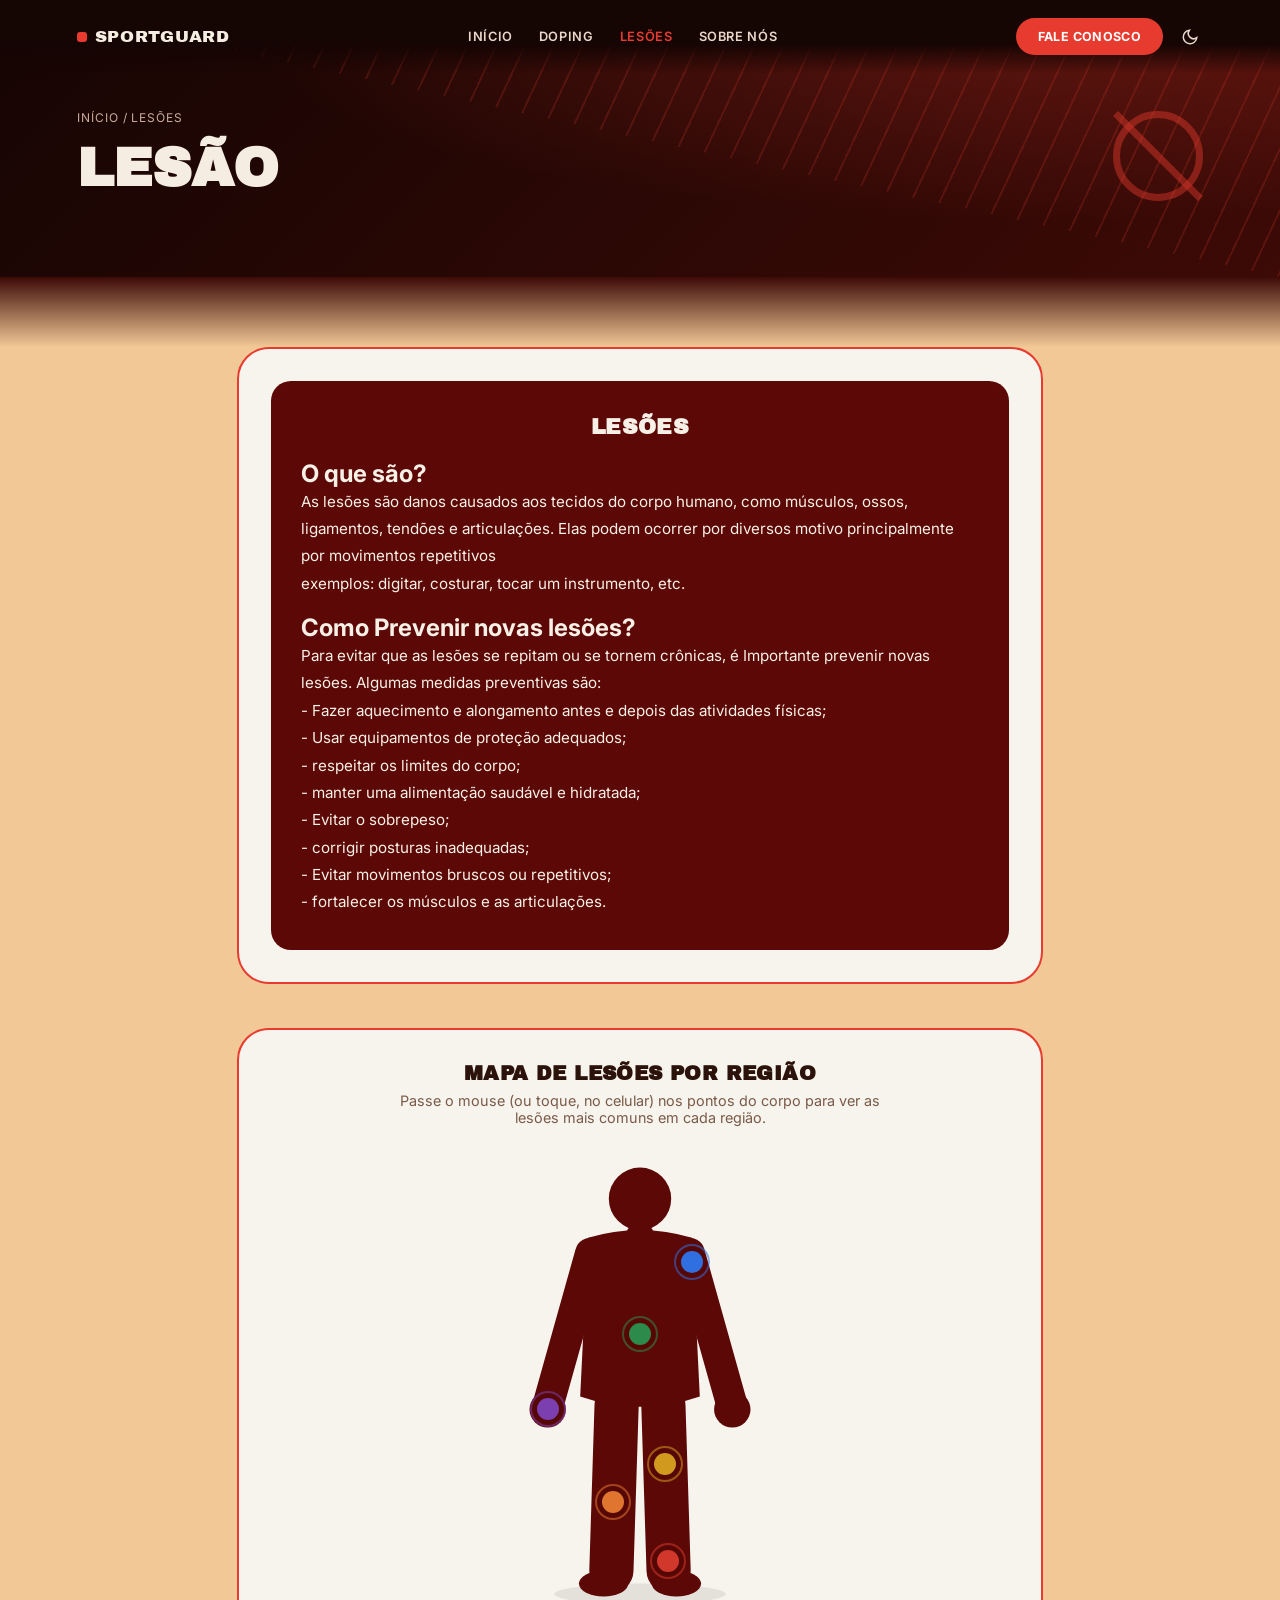
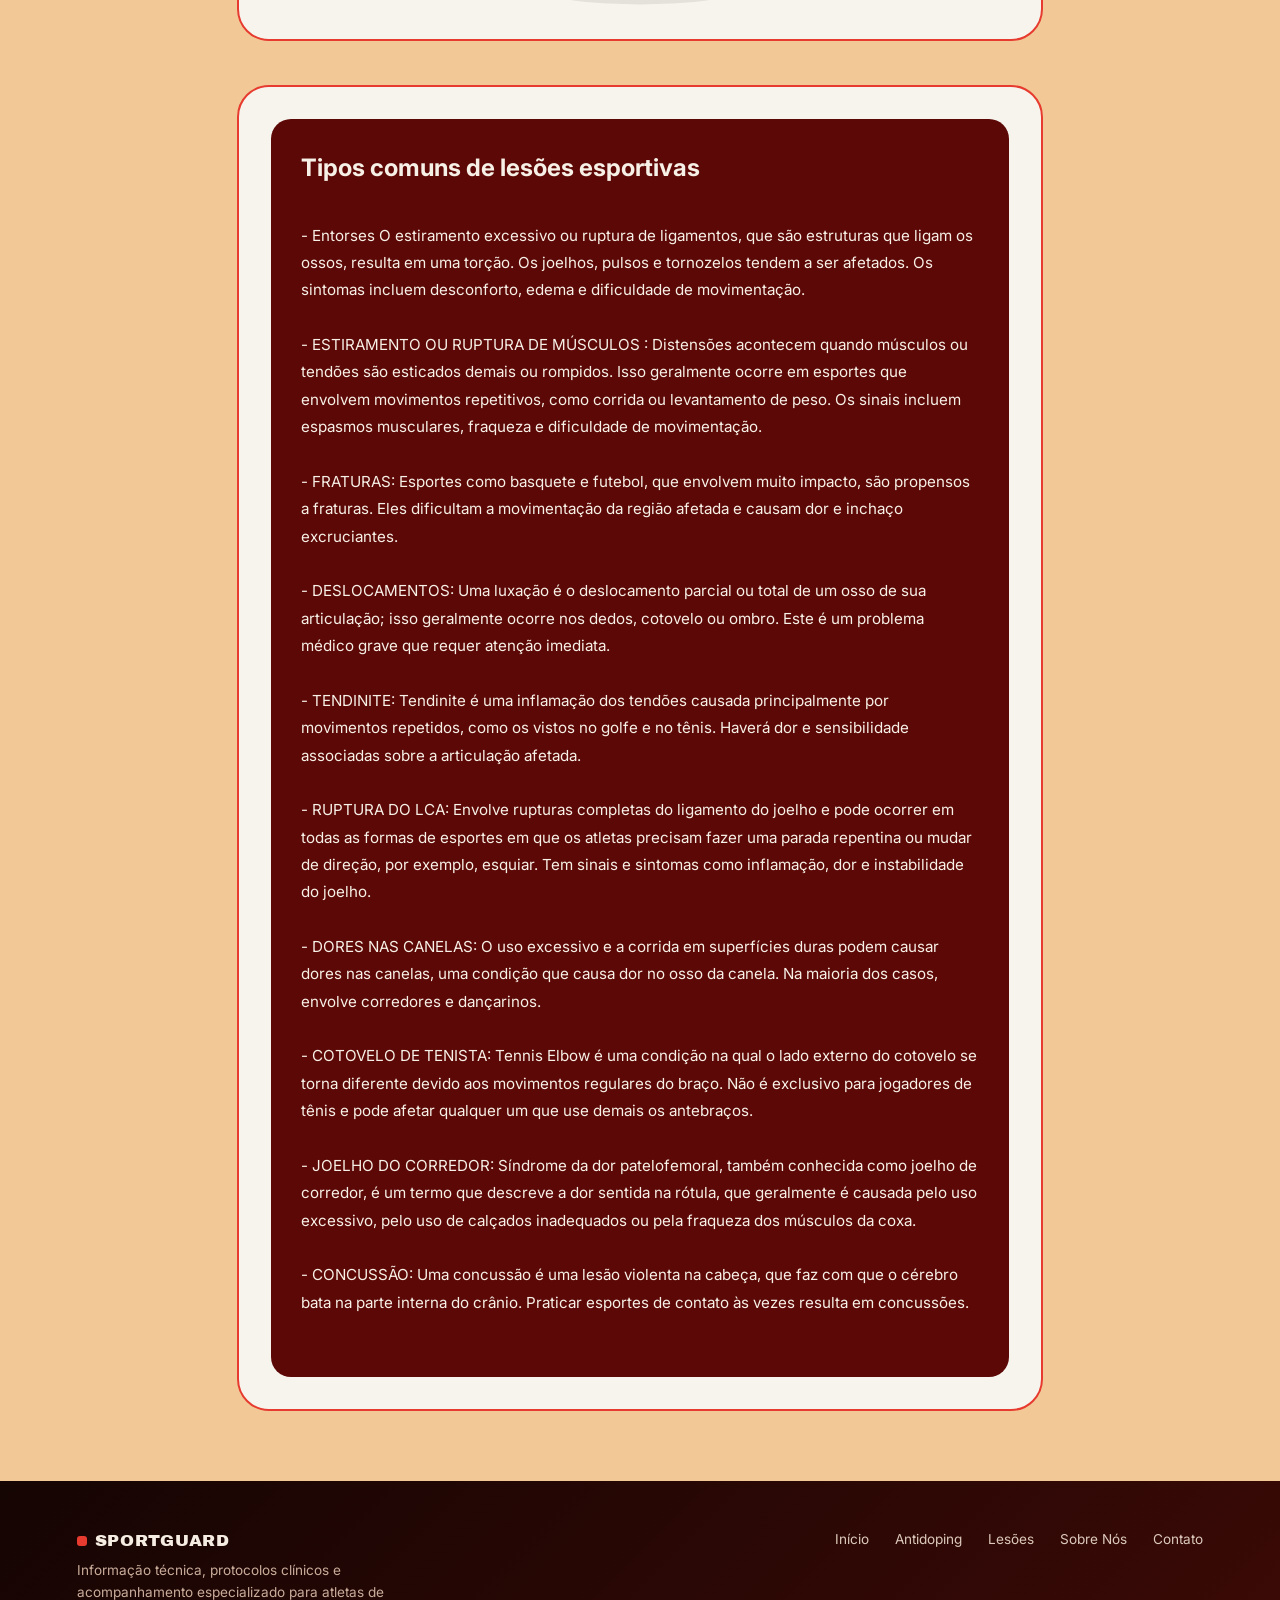
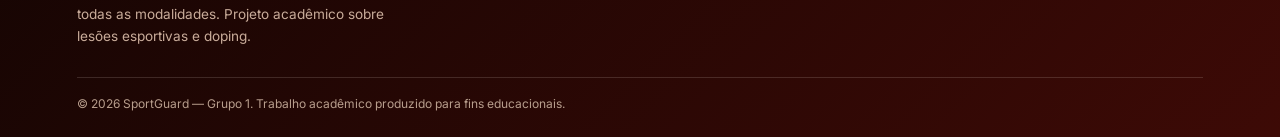
<file: lesao.html>
<!DOCTYPE html>
<html lang="pt-BR" data-theme="light">
<head>
<meta charset="UTF-8">
<meta name="viewport" content="width=device-width, initial-scale=1.0">
<title>SportGuard — Lesões Esportivas</title>
<link rel="preconnect" href="https://fonts.googleapis.com">
<link href="https://fonts.googleapis.com/css2?family=Archivo+Black&family=Inter:wght@400;500;600;700;800&display=swap" rel="stylesheet">
<link rel="stylesheet" href="styles.css">
<script src="script.js"></script>
</head>
<body>

<div class="topbar">
  <div class="logo"><span class="logo-dot"></span>SPORTGUARD</div>
  <nav class="toplinks">
    <a href="index.html">Início</a>
    <a href="doping.html">Doping</a>
    <a href="lesao.html" class="active">Lesões</a>
    <a href="sobre.html">Sobre Nós</a>
  </nav>
  <div class="nav-actions">
    <a class="cta-btn" href="sobre.html#contato">Fale Conosco</a>
    <button class="theme-toggle" aria-label="Alternar tema claro/escuro" title="Alternar tema">
      <svg viewBox="0 0 24 24"><path d="M21 12.8A9 9 0 1 1 11.2 3a7 7 0 0 0 9.8 9.8z"/></svg>
    </button>
  </div>
</div>

<header class="hero">
  <span class="no-symbol" aria-hidden="true"></span>
  <p class="breadcrumb"><a href="index.html">Início</a> / Lesões</p>
  <h1>Lesão</h1>
</header>
<div class="hero-fade"></div>

<main>
  <section class="card-outer">
    <div class="card-inner">
      <h2>Lesões</h2>
      <h1>O que são?</h1>
     <p>As lesões são danos causados aos tecidos do corpo humano, como músculos, ossos, ligamentos, tendões e articulações. Elas podem ocorrer por diversos motivo principalmente por 
movimentos repetitivos <br> exemplos: digitar, costurar, tocar um instrumento, etc.
</p>
      <h1>Como Prevenir novas lesões?</h1>
      <p>Para evitar que as lesões se repitam ou se tornem crônicas, é Importante prevenir novas lesões. Algumas medidas preventivas são:<br> 
 - Fazer aquecimento e alongamento antes e depois das atividades físicas;<br>
 - Usar equipamentos de proteção adequados;<br> 
 - respeitar os limites do corpo; <br>
 - manter uma alimentação saudável e hidratada;<br> 
 - Evitar o sobrepeso; <br>
 - corrigir posturas inadequadas; <br>
 - Evitar movimentos bruscos ou repetitivos; <br>
 - fortalecer os músculos e as articulações.<br>
</p>
    </div>
  </section>

  <section class="card-outer">
    <h2 class="section-title">Mapa de Lesões por Região</h2>
    <p class="section-lead">Passe o mouse (ou toque, no celular) nos pontos do corpo para ver as lesões mais comuns em cada região.</p>
    <div class="body-map">
      <svg class="body-figure" viewBox="0 0 200 350" xmlns="http://www.w3.org/2000/svg">
        <ellipse cx="100" cy="340" rx="66" ry="8" fill="rgba(0,0,0,.08)"/>
        <circle cx="100" cy="36" r="24" fill="var(--figure-fill)"/>
        <rect x="90" y="56" width="20" height="14" rx="6" fill="var(--figure-fill)"/>
        <path d="M60 66 Q100 54 140 66 L146 188 Q100 204 54 188 Z" fill="var(--figure-fill)"/>
        <line x1="62" y1="78" x2="30" y2="192" stroke="var(--figure-fill)" stroke-width="24" stroke-linecap="round"/>
        <line x1="138" y1="78" x2="170" y2="192" stroke="var(--figure-fill)" stroke-width="24" stroke-linecap="round"/>
        <circle cx="29" cy="198" r="14" fill="var(--figure-fill)"/>
        <circle cx="171" cy="198" r="14" fill="var(--figure-fill)"/>
        <line x1="82" y1="195" x2="78" y2="322" stroke="var(--figure-fill)" stroke-width="34" stroke-linecap="round"/>
        <line x1="118" y1="195" x2="122" y2="322" stroke="var(--figure-fill)" stroke-width="34" stroke-linecap="round"/>
        <ellipse cx="72" cy="332" rx="19" ry="10" fill="var(--figure-fill)"/>
        <ellipse cx="128" cy="332" rx="19" ry="10" fill="var(--figure-fill)"/>
      </svg>

      <div class="hotspot hs-open-left" style="--x:70%; --y:24.3%; --tag-color:#2f6fe0;">
        <button class="dot-btn" aria-label="Lesões no ombro"><span class="dot"></span></button>
        <div class="hotspot-box">
          <h4>Ombro</h4>
          <ul>
            <li>Luxações</li>
            <li>Tendinite do manguito rotador</li>
            <li>Impacto no ombro</li>
          </ul>
          <p class="sports-label">Comum em:</p>
          <div class="sport-pills"><span>Natação</span><span>Handebol</span><span>Vôlei</span><span>Lutas</span></div>
        </div>
      </div>

      <div class="hotspot" style="--x:14.5%; --y:56.6%; --tag-color:#7b3fb0;">
        <button class="dot-btn" aria-label="Lesões em punhos e mãos"><span class="dot"></span></button>
        <div class="hotspot-box">
          <h4>Punhos e Mãos</h4>
          <ul>
            <li>Fraturas</li>
            <li>Luxações</li>
            <li>Tendinites</li>
          </ul>
          <p class="sports-label">Comum em:</p>
          <div class="sport-pills"><span>Esportes de contato</span><span>Basquete</span><span>Ginástica</span></div>
        </div>
      </div>

      <div class="hotspot hs-center" style="--x:50%; --y:40%; --tag-color:#2c8a4b;">
        <button class="dot-btn" aria-label="Lesões na coluna e abdômen"><span class="dot"></span></button>
        <div class="hotspot-box">
          <h4>Coluna / Abdômen</h4>
          <ul>
            <li>Dor lombar</li>
            <li>Sobrecarga muscular</li>
          </ul>
          <p class="sports-label">Comum em:</p>
          <div class="sport-pills"><span>Musculação</span><span>Ciclismo</span><span>Ginástica</span></div>
        </div>
      </div>

      <div class="hotspot hs-open-left" style="--x:59.7%; --y:68.6%; --tag-color:#d19a1f;">
        <button class="dot-btn" aria-label="Lesões na coxa"><span class="dot"></span></button>
        <div class="hotspot-box">
          <h4>Coxa e Posterior da Coxa</h4>
          <ul>
            <li>Estiramentos musculares</li>
            <li>Distensões</li>
          </ul>
          <p class="sports-label">Comum em:</p>
          <div class="sport-pills"><span>Corrida</span><span>Futebol</span></div>
        </div>
      </div>

      <div class="hotspot" style="--x:39.8%; --y:77.1%; --tag-color:#e0752f;">
        <button class="dot-btn" aria-label="Lesões no joelho"><span class="dot"></span></button>
        <div class="hotspot-box">
          <h4>Joelho</h4>
          <ul>
            <li>Lesões de ligamento (como LCA)</li>
            <li>Menisco</li>
            <li>Tendinite patelar</li>
          </ul>
          <p class="sports-label">Comum em:</p>
          <div class="sport-pills"><span>Futebol</span><span>Basquete</span><span>Vôlei</span><span>Corrida</span></div>
        </div>
      </div>

      <div class="hotspot hs-open-left hs-bottom" style="--x:60.9%; --y:90%; --tag-color:#d1382b;">
        <button class="dot-btn" aria-label="Lesões no tornozelo"><span class="dot"></span></button>
        <div class="hotspot-box">
          <h4>Tornozelo</h4>
          <ul>
            <li>Entorses</li>
            <li>Lesões de ligamentos</li>
          </ul>
          <p class="sports-label">Comum em:</p>
          <div class="sport-pills"><span>Vôlei</span><span>Basquete</span><span>Futebol</span></div>
        </div>
      </div>
    </div>
  </section>

  <section class="card-outer">
    <div class="card-inner">
      <h1>Tipos comuns de lesões esportivas</h1><br><br>
      <p> - Entorses O estiramento excessivo ou ruptura de ligamentos, que são estruturas que ligam os ossos, resulta em uma torção. Os joelhos, pulsos e tornozelos tendem a ser afetados. Os sintomas incluem desconforto, edema e dificuldade de movimentação.<br><br>


 - ESTIRAMENTO OU RUPTURA DE MÚSCULOS : Distensões acontecem quando músculos ou tendões são esticados demais ou rompidos. Isso geralmente ocorre em esportes que envolvem movimentos repetitivos, como corrida ou levantamento de peso. Os sinais incluem espasmos musculares, fraqueza e dificuldade de movimentação.<br><br>


 - FRATURAS: Esportes como basquete e futebol, que envolvem muito impacto, são propensos a fraturas. Eles dificultam a movimentação da região afetada e causam dor e inchaço excruciantes.<br><br>


 - DESLOCAMENTOS: Uma luxação é o deslocamento parcial ou total de um osso de sua articulação; isso geralmente ocorre nos dedos, cotovelo ou ombro. Este é um problema médico grave que requer atenção imediata.<br><br>


 - TENDINITE: Tendinite é uma inflamação dos tendões causada principalmente por movimentos repetidos, como os vistos no golfe e no tênis. Haverá dor e sensibilidade associadas sobre a articulação afetada.<br><br>


 - RUPTURA DO LCA: Envolve rupturas completas do ligamento do joelho e pode ocorrer em todas as formas de esportes em que os atletas precisam fazer uma parada repentina ou mudar de direção, por exemplo, esquiar. Tem sinais e sintomas como inflamação, dor e instabilidade do joelho.<br><br>


 - DORES NAS CANELAS: O uso excessivo e a corrida em superfícies duras podem causar dores nas canelas, uma condição que causa dor no osso da canela. Na maioria dos casos, envolve corredores e dançarinos.<br><br>


 - COTOVELO DE TENISTA: Tennis Elbow é uma condição na qual o lado externo do cotovelo se torna diferente devido aos movimentos regulares do braço. Não é exclusivo para jogadores de tênis e pode afetar qualquer um que use demais os antebraços.<br><br>


 - JOELHO DO CORREDOR: Síndrome da dor patelofemoral, também conhecida como joelho de corredor, é um termo que descreve a dor sentida na rótula, que geralmente é causada pelo uso excessivo, pelo uso de calçados inadequados ou pela fraqueza dos músculos da coxa.<br><br>


 - CONCUSSÃO: Uma concussão é uma lesão violenta na cabeça, que faz com que o cérebro bata na parte interna do crânio. Praticar esportes de contato às vezes resulta em concussões.<br><br>
</p>
    </div>
  </section>
</main>

<footer>
  <div class="foot-top">
    <div class="foot-brand">
      <div class="logo"><span class="logo-dot"></span>SPORTGUARD</div>
      <p>Informação técnica, protocolos clínicos e acompanhamento especializado para atletas de todas as modalidades. Projeto acadêmico sobre lesões esportivas e doping.</p>
    </div>
    <nav class="foot-links">
      <a href="index.html">Início</a>
      <a href="doping.html">Antidoping</a>
      <a href="lesao.html">Lesões</a>
      <a href="sobre.html">Sobre Nós</a>
      <a href="sobre.html#contato">Contato</a>
    </nav>
  </div>
  <p class="copyright">© 2026 SportGuard — Grupo 1. Trabalho acadêmico produzido para fins educacionais.</p>
</footer>

</body>
</html>
</file>
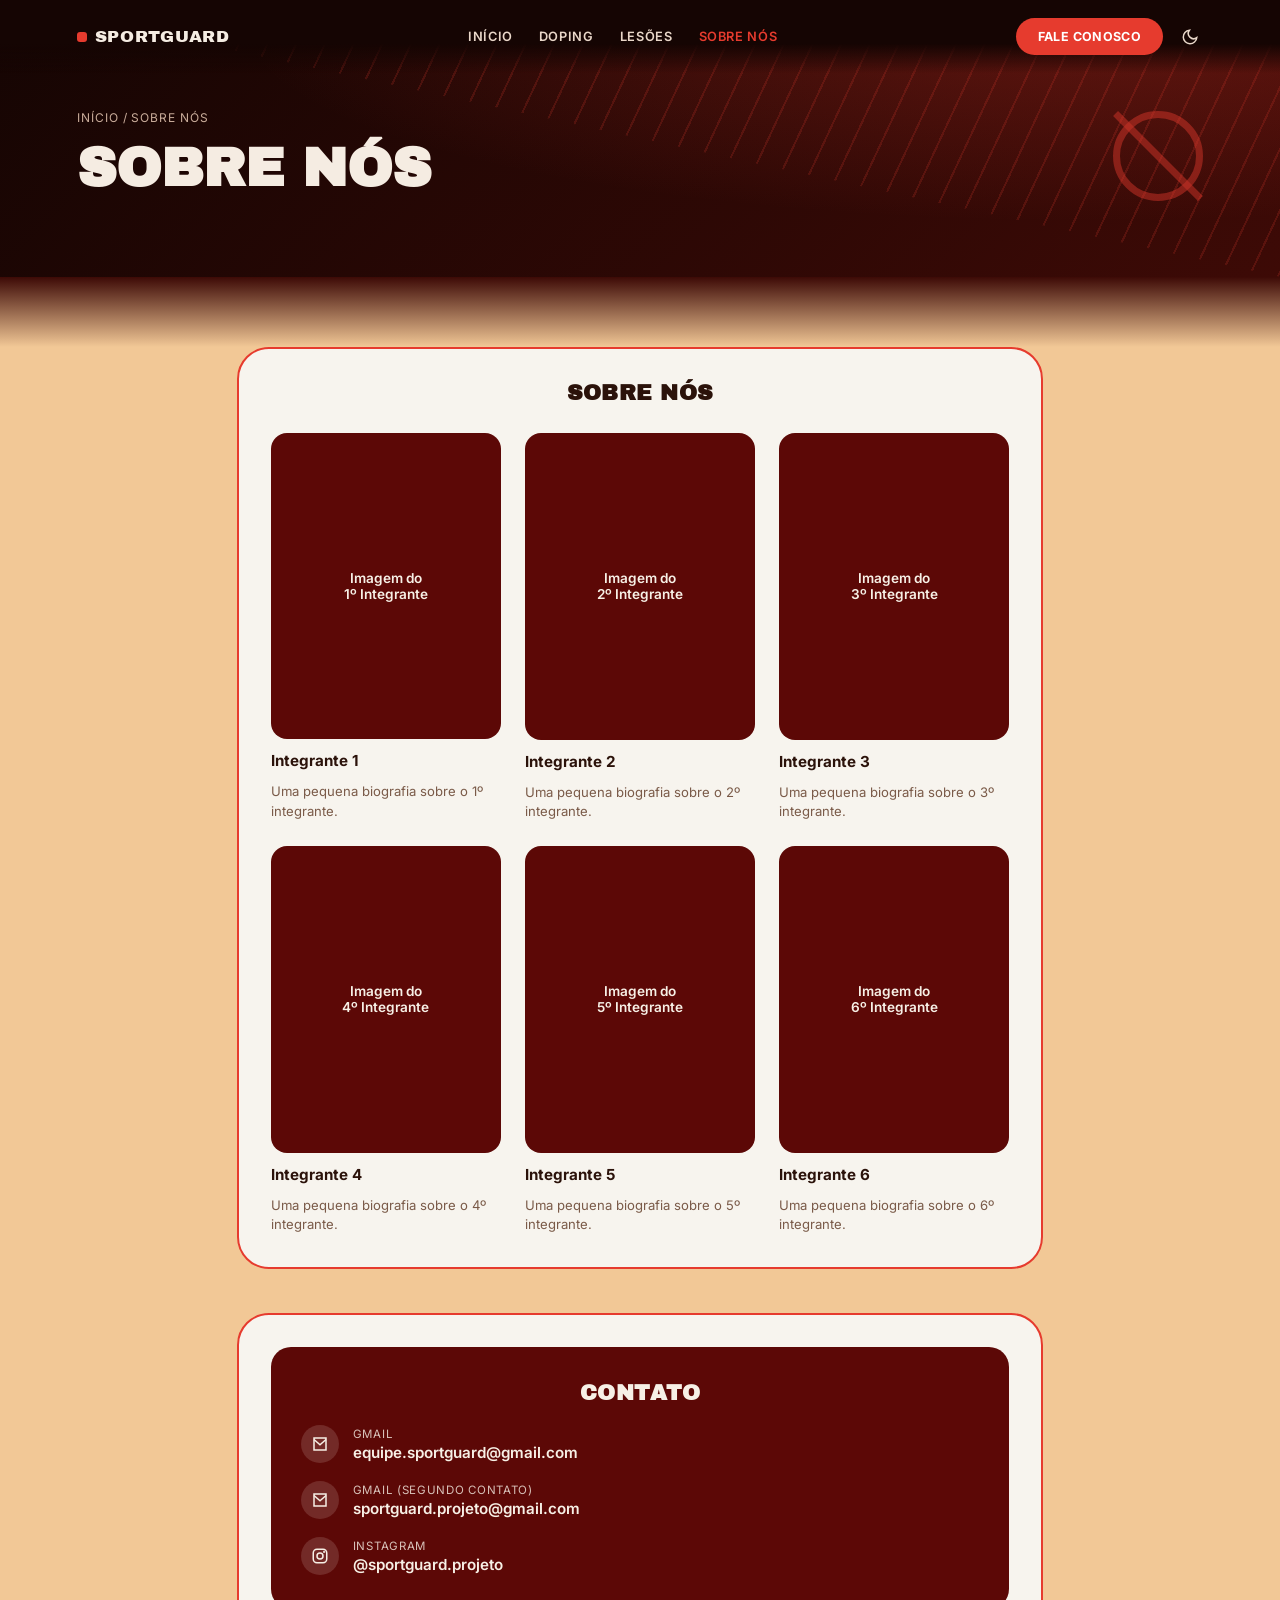
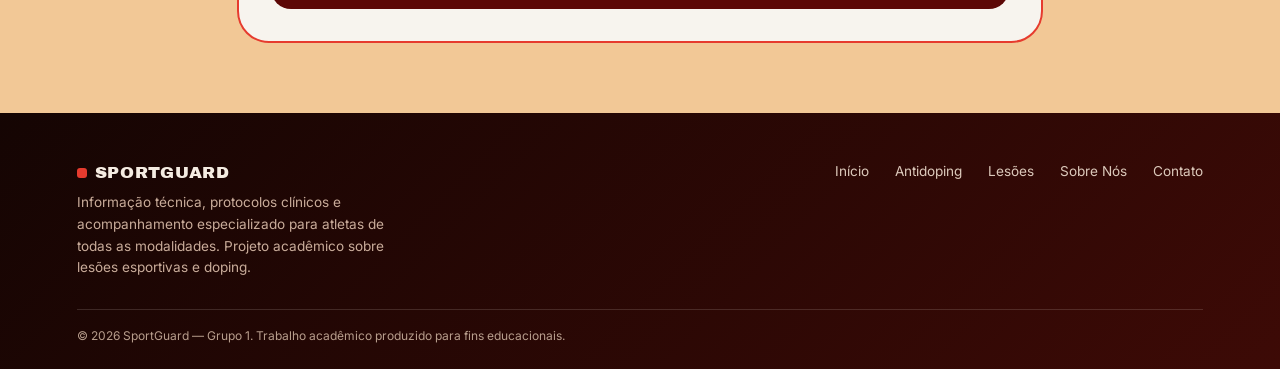
<file: sobre.html>
<!DOCTYPE html>
<html lang="pt-BR" data-theme="light">
<head>
<meta charset="UTF-8">
<meta name="viewport" content="width=device-width, initial-scale=1.0">
<title>SportGuard — Sobre Nós</title>
<link rel="preconnect" href="https://fonts.googleapis.com">
<link href="https://fonts.googleapis.com/css2?family=Archivo+Black&family=Inter:wght@400;500;600;700;800&display=swap" rel="stylesheet">
<link rel="stylesheet" href="styles.css">
<script src="script.js"></script>
</head>
<body>

<div class="topbar">
  <div class="logo"><span class="logo-dot"></span>SPORTGUARD</div>
  <nav class="toplinks">
    <a href="index.html">Início</a>
    <a href="doping.html">Doping</a>
    <a href="lesao.html">Lesões</a>
    <a href="sobre.html" class="active">Sobre Nós</a>
  </nav>
  <div class="nav-actions">
    <a class="cta-btn" href="sobre.html#contato">Fale Conosco</a>
    <button class="theme-toggle" aria-label="Alternar tema claro/escuro" title="Alternar tema">
      <svg viewBox="0 0 24 24"><path d="M21 12.8A9 9 0 1 1 11.2 3a7 7 0 0 0 9.8 9.8z"/></svg>
    </button>
  </div>
</div>

<header class="hero">
  <span class="no-symbol" aria-hidden="true"></span>
  <p class="breadcrumb"><a href="index.html">Início</a> / Sobre Nós</p>
  <h1>Sobre Nós</h1>
</header>
<div class="hero-fade"></div>

<main>
  <section class="card-outer">
    <h2 class="section-title standalone">Sobre Nós</h2>
    <div class="team-grid">
      <div class="member">
        <div class="member-photo">Imagem do<br>1º Integrante</div>
        <h3>Integrante 1</h3>
        <p>Uma pequena biografia sobre o 1º integrante.</p>
      </div>
      <div class="member">
        <div class="member-photo">Imagem do<br>2º Integrante</div>
        <h3>Integrante 2</h3>
        <p>Uma pequena biografia sobre o 2º integrante.</p>
      </div>
      <div class="member">
        <div class="member-photo">Imagem do<br>3º Integrante</div>
        <h3>Integrante 3</h3>
        <p>Uma pequena biografia sobre o 3º integrante.</p>
      </div>
      <div class="member">
        <div class="member-photo">Imagem do<br>4º Integrante</div>
        <h3>Integrante 4</h3>
        <p>Uma pequena biografia sobre o 4º integrante.</p>
      </div>
      <div class="member">
        <div class="member-photo">Imagem do<br>5º Integrante</div>
        <h3>Integrante 5</h3>
        <p>Uma pequena biografia sobre o 5º integrante.</p>
      </div>
      <div class="member">
        <div class="member-photo">Imagem do<br>6º Integrante</div>
        <h3>Integrante 6</h3>
        <p>Uma pequena biografia sobre o 6º integrante.</p>
      </div>
    </div>
  </section>

  <section class="card-outer" id="contato">
    <div class="card-inner">
      <h2>Contato</h2>
      <div class="contact-list">
        <div class="contact-item">
          <span class="icon"><svg viewBox="0 0 24 24"><path d="M4 4h16v16H4z"/><path d="M4 6l8 7 8-7"/></svg></span>
          <div>
            <div class="label">Gmail</div>
            <div class="value">equipe.sportguard@gmail.com</div>
          </div>
        </div>
        <div class="contact-item">
          <span class="icon"><svg viewBox="0 0 24 24"><path d="M4 4h16v16H4z"/><path d="M4 6l8 7 8-7"/></svg></span>
          <div>
            <div class="label">Gmail (segundo contato)</div>
            <div class="value">sportguard.projeto@gmail.com</div>
          </div>
        </div>
        <div class="contact-item">
          <span class="icon"><svg viewBox="0 0 24 24"><rect x="3" y="3" width="18" height="18" rx="5"/><circle cx="12" cy="12" r="4"/><circle cx="17.5" cy="6.5" r=".5"/></svg></span>
          <div>
            <div class="label">Instagram</div>
            <div class="value">@sportguard.projeto</div>
          </div>
        </div>
      </div>
    </div>
  </section>
</main>

<footer>
  <div class="foot-top">
    <div class="foot-brand">
      <div class="logo"><span class="logo-dot"></span>SPORTGUARD</div>
      <p>Informação técnica, protocolos clínicos e acompanhamento especializado para atletas de todas as modalidades. Projeto acadêmico sobre lesões esportivas e doping.</p>
    </div>
    <nav class="foot-links">
      <a href="index.html">Início</a>
      <a href="doping.html">Antidoping</a>
      <a href="lesao.html">Lesões</a>
      <a href="sobre.html">Sobre Nós</a>
      <a href="sobre.html#contato">Contato</a>
    </nav>
  </div>
  <p class="copyright">© 2026 SportGuard — Grupo 1. Trabalho acadêmico produzido para fins educacionais.</p>
</footer>

</body>
</html>
</file>
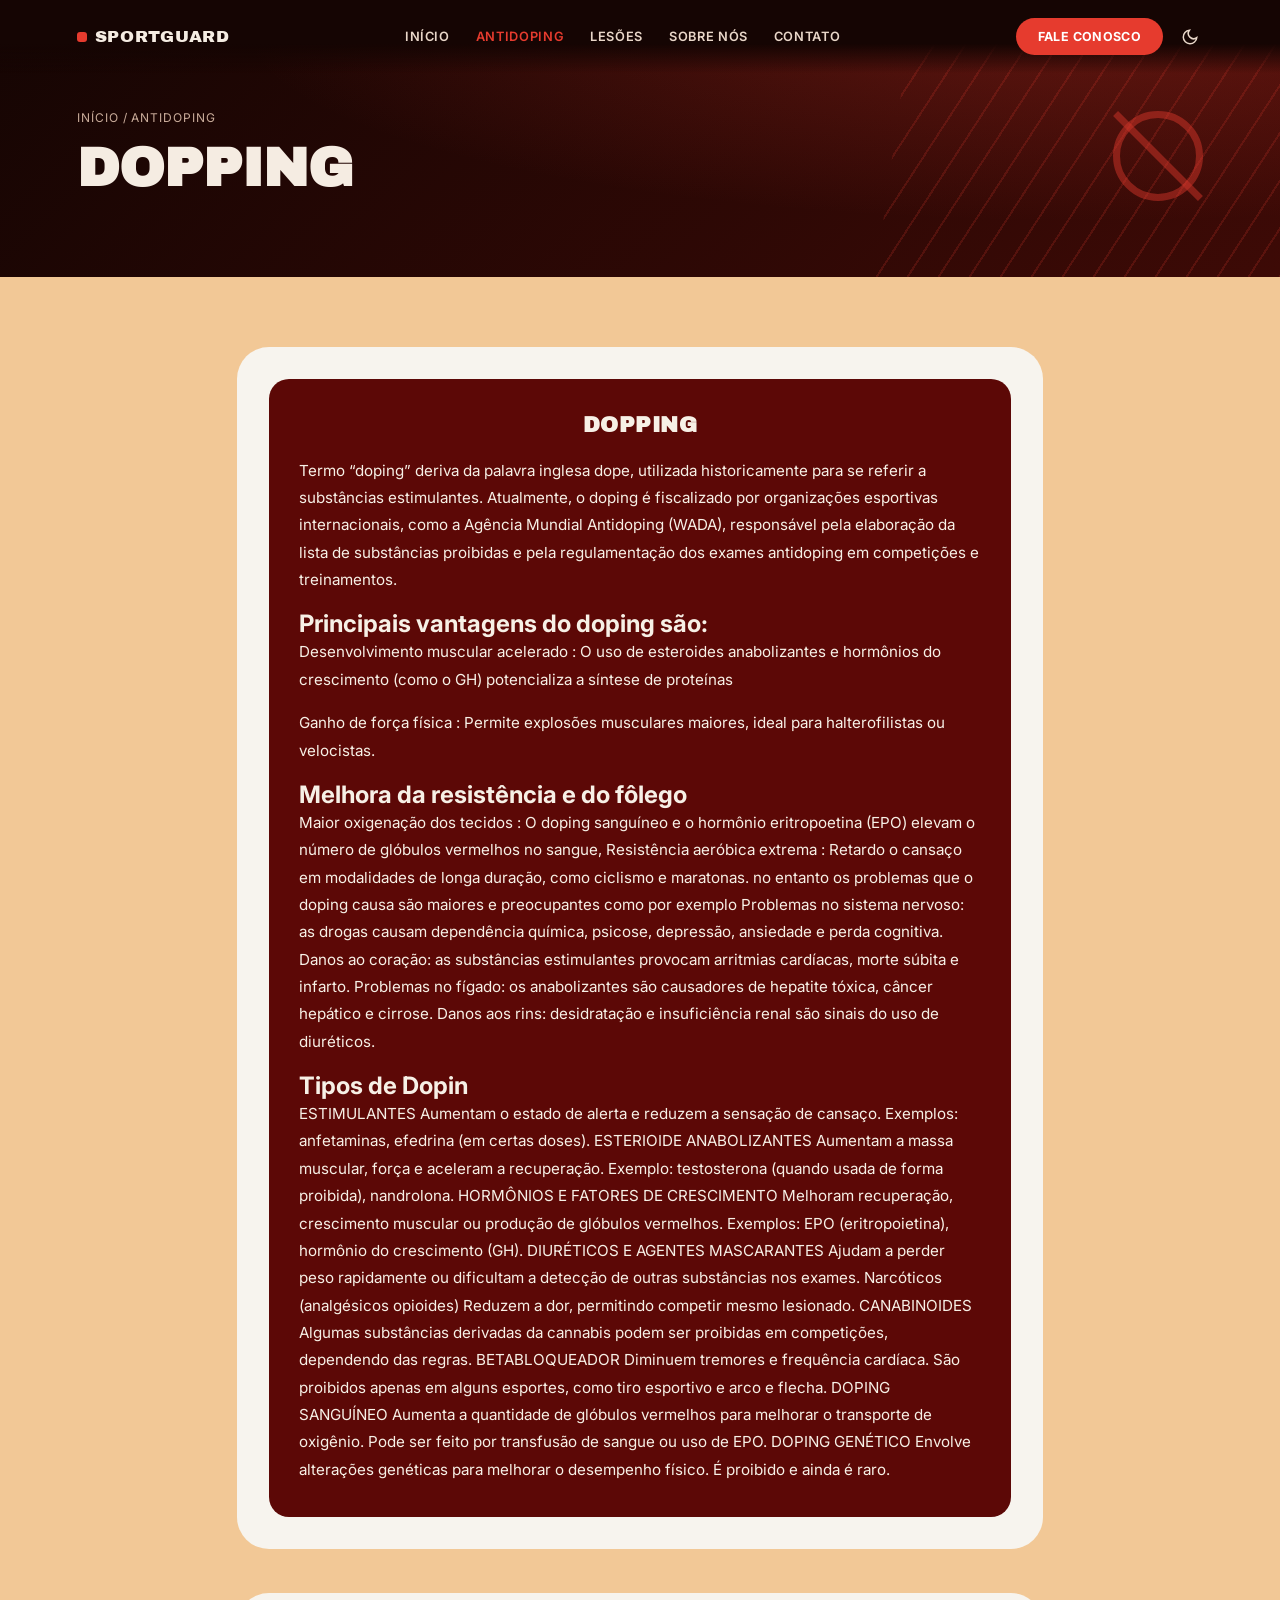
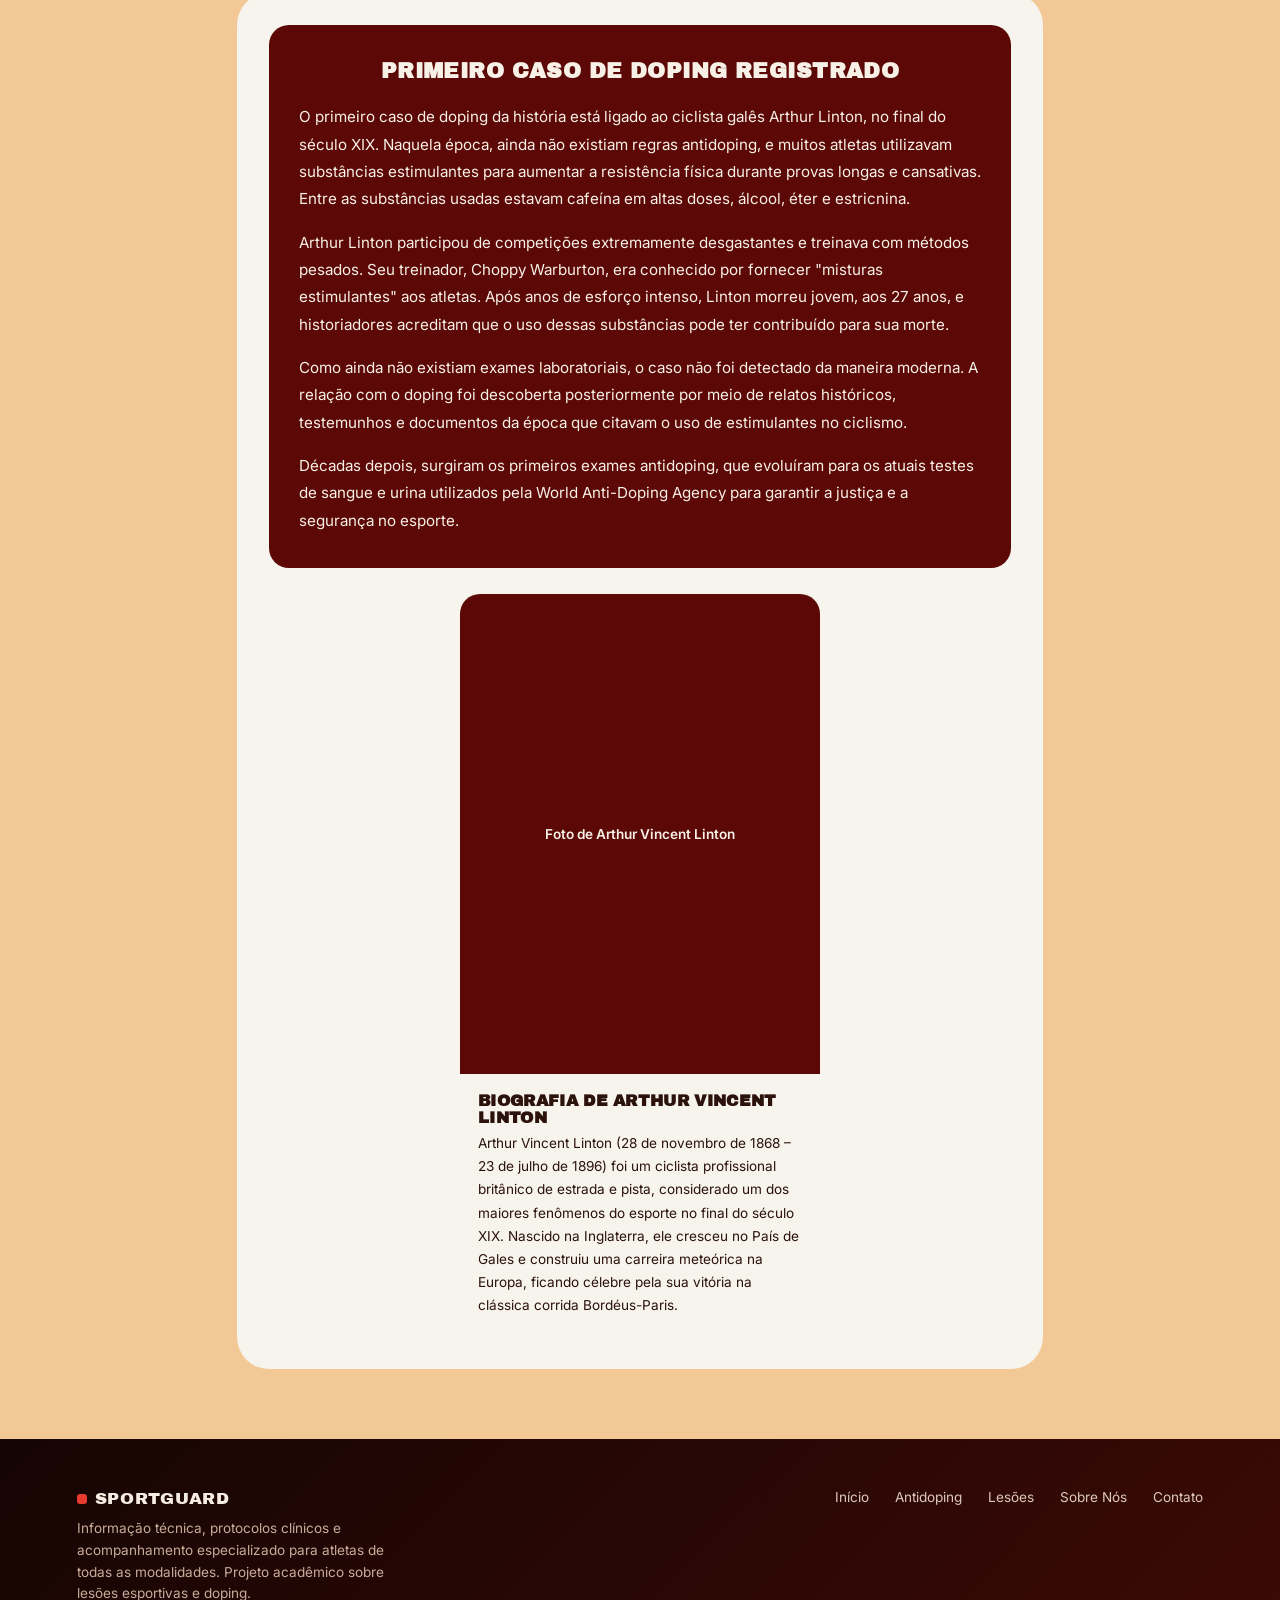
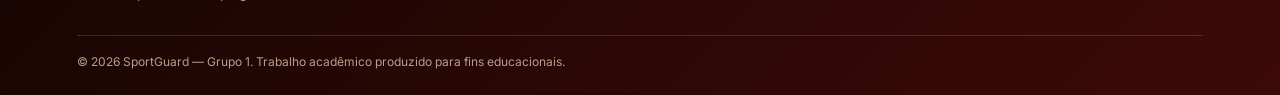
<file: Sport-guard/doping.html>
<!DOCTYPE html>
<html lang="pt-BR" data-theme="light">
<head>
<meta charset="UTF-8">
<meta name="viewport" content="width=device-width, initial-scale=1.0">
<title>SportGuard — Antidoping</title>
<link rel="preconnect" href="https://fonts.googleapis.com">
<link href="https://fonts.googleapis.com/css2?family=Archivo+Black&family=Inter:wght@400;500;600;700;800&display=swap" rel="stylesheet">
<link rel="stylesheet" href="styles.css">
<script src="script.js"></script>
</head>
<body>

<div class="topbar">
  <div class="logo"><span class="logo-dot"></span>SPORTGUARD</div>
  <nav class="toplinks">
    <a href="index.html">Início</a>
    <a href="doping.html" class="active">Antidoping</a>
    <a href="lesao.html">Lesões</a>
    <a href="sobre.html">Sobre Nós</a>
    <a href="sobre.html#contato">Contato</a>
  </nav>
  <div class="nav-actions">
    <a class="cta-btn" href="sobre.html#contato">Fale Conosco</a>
    <button class="theme-toggle" aria-label="Alternar tema claro/escuro" title="Alternar tema">
      <svg viewBox="0 0 24 24"><path d="M21 12.8A9 9 0 1 1 11.2 3a7 7 0 0 0 9.8 9.8z"/></svg>
    </button>
  </div>
</div>

<header class="hero">
  <span class="no-symbol" aria-hidden="true"></span>
  <p class="breadcrumb"><a href="index.html">Início</a> / Antidoping</p>
  <h1>Dopping</h1>
</header>

<main>
  <section class="card-outer">
    <div class="card-inner">
      <h2>Dopping</h2>
      <p>Termo “doping” deriva da palavra inglesa dope, utilizada historicamente para se referir a substâncias estimulantes. Atualmente, o doping é fiscalizado por organizações esportivas internacionais, como a Agência Mundial Antidoping (WADA), responsável pela elaboração da lista de substâncias proibidas e pela regulamentação dos exames antidoping em competições e treinamentos.</p>
      <h1>Principais vantagens do doping são:</h1>    
      <p>Desenvolvimento muscular acelerado : O uso de esteroides anabolizantes e hormônios do crescimento (como o GH) potencializa a síntese de proteínas </p>
      <p>Ganho de força física : Permite explosões musculares maiores, ideal para halterofilistas ou velocistas.</p>
      <h1>        Melhora da resistência e do fôlego      </h1>   
      <p>  Maior oxigenação dos tecidos : O doping sanguíneo e o hormônio eritropoetina (EPO) elevam o número de glóbulos vermelhos no sangue,
Resistência aeróbica extrema : Retardo o cansaço em modalidades de longa duração, como ciclismo e maratonas. 
no entanto os problemas que o doping causa são maiores e preocupantes como por exemplo
Problemas no sistema nervoso: as drogas causam dependência química, psicose, depressão, ansiedade e perda cognitiva. 
Danos ao coração: as substâncias estimulantes provocam arritmias cardíacas, morte súbita e infarto. Problemas no fígado: os anabolizantes são causadores de hepatite tóxica, câncer hepático e cirrose. 
Danos aos rins: desidratação e insuficiência renal são sinais do uso de diuréticos.</p>
      <h1>Tipos de Dopin </h1>
      <p>ESTIMULANTES
Aumentam o estado de alerta e reduzem a sensação de cansaço.
Exemplos: anfetaminas, efedrina (em certas doses).
ESTERIOIDE ANABOLIZANTES
Aumentam a massa muscular, força e aceleram a recuperação.
Exemplo: testosterona (quando usada de forma proibida), nandrolona.
HORMÔNIOS E FATORES DE CRESCIMENTO 
Melhoram recuperação, crescimento muscular ou produção de glóbulos vermelhos.
Exemplos: EPO (eritropoietina), hormônio do crescimento (GH).
DIURÉTICOS E AGENTES MASCARANTES
Ajudam a perder peso rapidamente ou dificultam a detecção de outras substâncias nos exames.
Narcóticos (analgésicos opioides)
Reduzem a dor, permitindo competir mesmo lesionado.
CANABINOIDES
Algumas substâncias derivadas da cannabis podem ser proibidas em competições, dependendo das regras.
BETABLOQUEADOR
Diminuem tremores e frequência cardíaca.
São proibidos apenas em alguns esportes, como tiro esportivo e arco e flecha.
DOPING SANGUÍNEO
Aumenta a quantidade de glóbulos vermelhos para melhorar o transporte de oxigênio.
Pode ser feito por transfusão de sangue ou uso de EPO.
DOPING GENÉTICO
Envolve alterações genéticas para melhorar o desempenho físico.
É proibido e ainda é raro.
</p>
    
    </div>
  </section>

  <section class="card-outer">
    <div class="card-inner" style="margin-bottom:26px;">
      <h2>Primeiro caso de Doping registrado</h2>
      <p>O primeiro caso de doping da história está ligado ao ciclista galês Arthur Linton, no final do século XIX. Naquela época, ainda não existiam regras antidoping, e muitos atletas utilizavam substâncias estimulantes para aumentar a resistência física durante provas longas e cansativas. Entre as substâncias usadas estavam cafeína em altas doses, álcool, éter e estricnina.</p>
      <p>Arthur Linton participou de competições extremamente desgastantes e treinava com métodos pesados. Seu treinador, Choppy Warburton, era conhecido por fornecer "misturas estimulantes" aos atletas. Após anos de esforço intenso, Linton morreu jovem, aos 27 anos, e historiadores acreditam que o uso dessas substâncias pode ter contribuído para sua morte.</p>
      <p>Como ainda não existiam exames laboratoriais, o caso não foi detectado da maneira moderna. A relação com o doping foi descoberta posteriormente por meio de relatos históricos, testemunhos e documentos da época que citavam o uso de estimulantes no ciclismo.</p>
      <p>Décadas depois, surgiram os primeiros exames antidoping, que evoluíram para os atuais testes de sangue e urina utilizados pela World Anti-Doping Agency para garantir a justiça e a segurança no esporte.</p>
    </div>

    <div class="case-grid">
      <div class="bio-card">
        <div class="bio-photo">Foto de Arthur Vincent Linton</div>
        <h3>Biografia de Arthur Vincent Linton</h3>
        <p>Arthur Vincent Linton (28 de novembro de 1868 – 23 de julho de 1896) foi um ciclista profissional britânico de estrada e pista, considerado um dos maiores fenômenos do esporte no final do século XIX. Nascido na Inglaterra, ele cresceu no País de Gales e construiu uma carreira meteórica na Europa, ficando célebre pela sua vitória na clássica corrida Bordéus-Paris.</p>
      </div>
    </div>
  </section>
</main>

<footer>
  <div class="foot-top">
    <div class="foot-brand">
      <div class="logo"><span class="logo-dot"></span>SPORTGUARD</div>
      <p>Informação técnica, protocolos clínicos e acompanhamento especializado para atletas de todas as modalidades. Projeto acadêmico sobre lesões esportivas e doping.</p>
    </div>
    <nav class="foot-links">
      <a href="index.html">Início</a>
      <a href="doping.html">Antidoping</a>
      <a href="lesao.html">Lesões</a>
      <a href="sobre.html">Sobre Nós</a>
      <a href="sobre.html#contato">Contato</a>
    </nav>
  </div>
  <p class="copyright">© 2026 SportGuard — Grupo 1. Trabalho acadêmico produzido para fins educacionais.</p>
</footer>

</body>
</html>
</file>
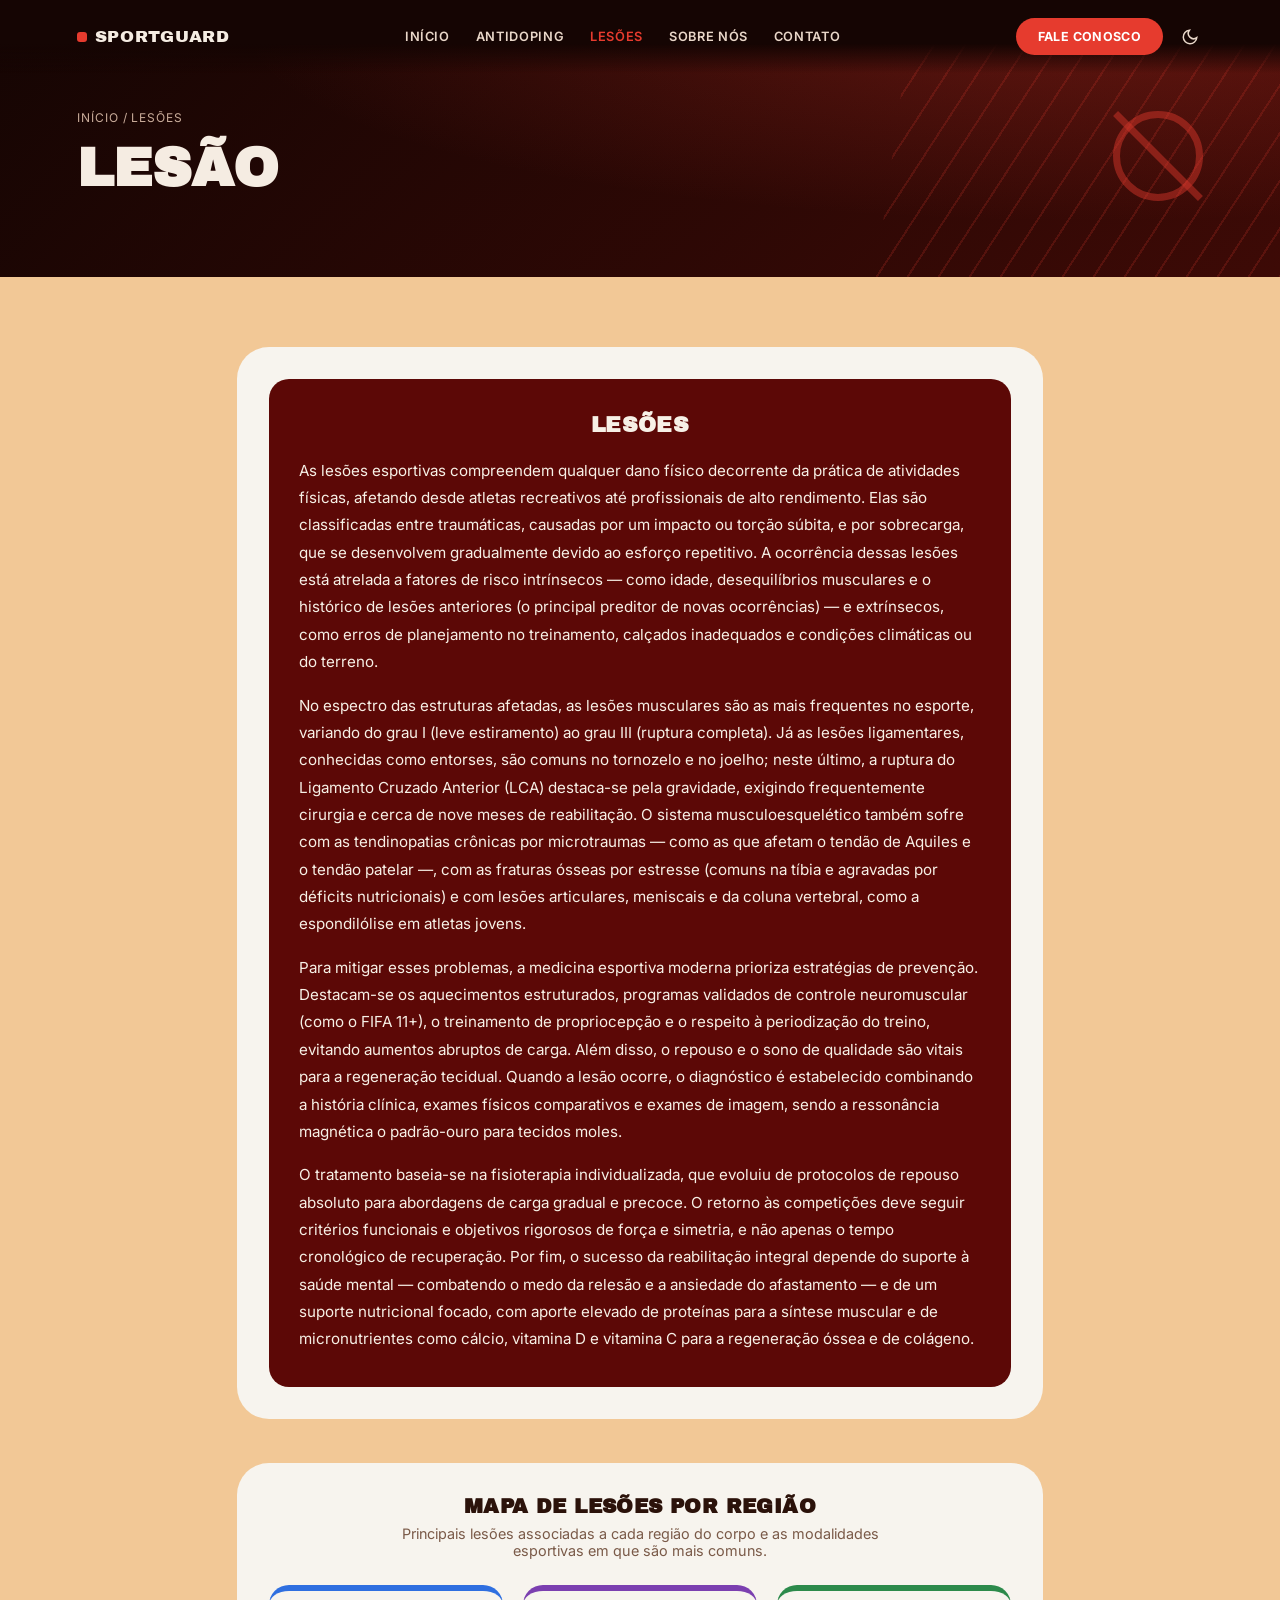
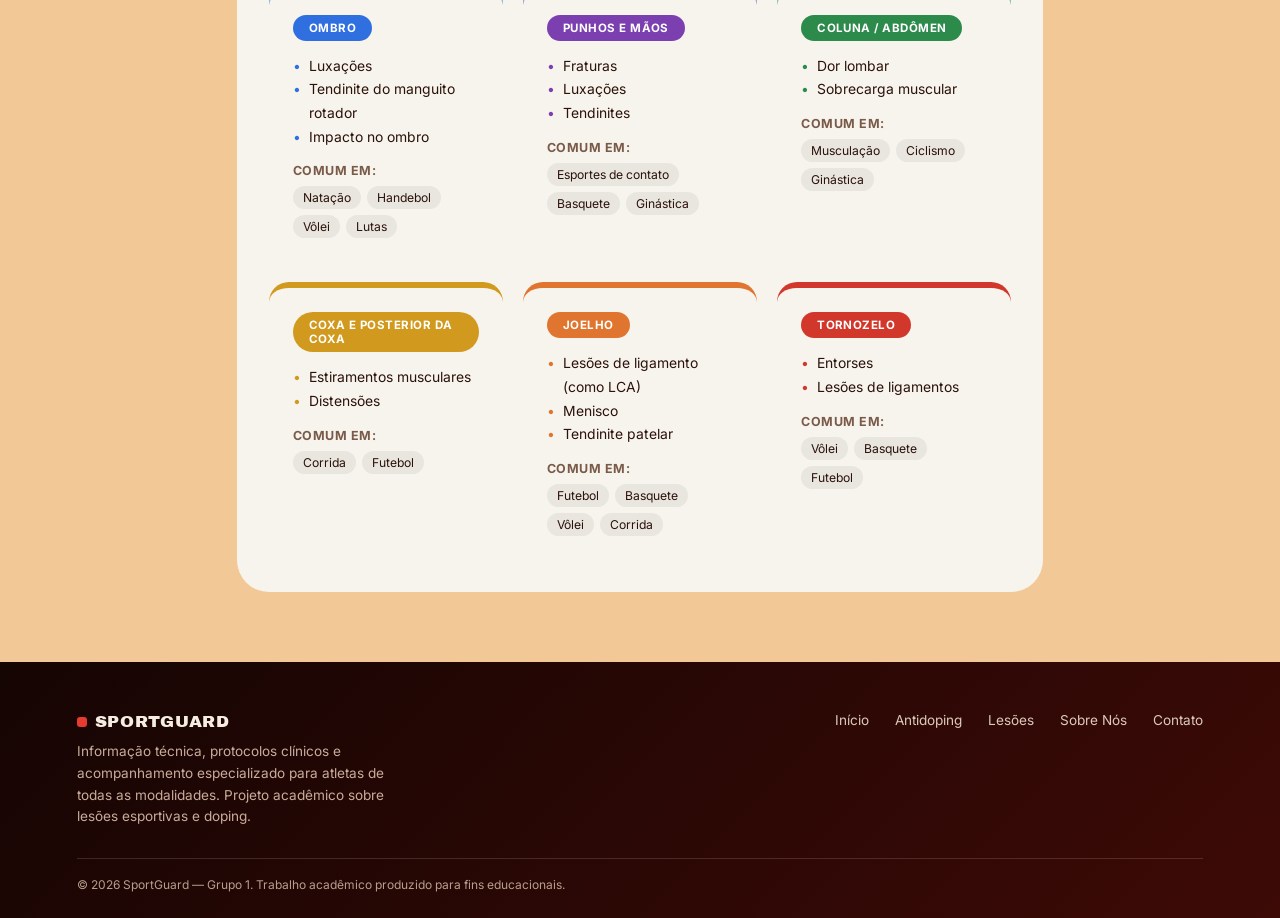
<file: Sport-guard/lesao.html>
<!DOCTYPE html>
<html lang="pt-BR" data-theme="light">
<head>
<meta charset="UTF-8">
<meta name="viewport" content="width=device-width, initial-scale=1.0">
<title>SportGuard — Lesões Esportivas</title>
<link rel="preconnect" href="https://fonts.googleapis.com">
<link href="https://fonts.googleapis.com/css2?family=Archivo+Black&family=Inter:wght@400;500;600;700;800&display=swap" rel="stylesheet">
<link rel="stylesheet" href="styles.css">
<script src="script.js"></script>
</head>
<body>

<div class="topbar">
  <div class="logo"><span class="logo-dot"></span>SPORTGUARD</div>
  <nav class="toplinks">
    <a href="index.html">Início</a>
    <a href="doping.html">Antidoping</a>
    <a href="lesao.html" class="active">Lesões</a>
    <a href="sobre.html">Sobre Nós</a>
    <a href="sobre.html#contato">Contato</a>
  </nav>
  <div class="nav-actions">
    <a class="cta-btn" href="sobre.html#contato">Fale Conosco</a>
    <button class="theme-toggle" aria-label="Alternar tema claro/escuro" title="Alternar tema">
      <svg viewBox="0 0 24 24"><path d="M21 12.8A9 9 0 1 1 11.2 3a7 7 0 0 0 9.8 9.8z"/></svg>
    </button>
  </div>
</div>

<header class="hero">
  <span class="no-symbol" aria-hidden="true"></span>
  <p class="breadcrumb"><a href="index.html">Início</a> / Lesões</p>
  <h1>Lesão</h1>
</header>

<main>
  <section class="card-outer">
    <div class="card-inner">
      <h2>Lesões</h2>
      <p>As lesões esportivas compreendem qualquer dano físico decorrente da prática de atividades físicas, afetando desde atletas recreativos até profissionais de alto rendimento. Elas são classificadas entre traumáticas, causadas por um impacto ou torção súbita, e por sobrecarga, que se desenvolvem gradualmente devido ao esforço repetitivo. A ocorrência dessas lesões está atrelada a fatores de risco intrínsecos — como idade, desequilíbrios musculares e o histórico de lesões anteriores (o principal preditor de novas ocorrências) — e extrínsecos, como erros de planejamento no treinamento, calçados inadequados e condições climáticas ou do terreno.</p>
      <p>No espectro das estruturas afetadas, as lesões musculares são as mais frequentes no esporte, variando do grau I (leve estiramento) ao grau III (ruptura completa). Já as lesões ligamentares, conhecidas como entorses, são comuns no tornozelo e no joelho; neste último, a ruptura do Ligamento Cruzado Anterior (LCA) destaca-se pela gravidade, exigindo frequentemente cirurgia e cerca de nove meses de reabilitação. O sistema musculoesquelético também sofre com as tendinopatias crônicas por microtraumas — como as que afetam o tendão de Aquiles e o tendão patelar —, com as fraturas ósseas por estresse (comuns na tíbia e agravadas por déficits nutricionais) e com lesões articulares, meniscais e da coluna vertebral, como a espondilólise em atletas jovens.</p>
      <p>Para mitigar esses problemas, a medicina esportiva moderna prioriza estratégias de prevenção. Destacam-se os aquecimentos estruturados, programas validados de controle neuromuscular (como o FIFA 11+), o treinamento de propriocepção e o respeito à periodização do treino, evitando aumentos abruptos de carga. Além disso, o repouso e o sono de qualidade são vitais para a regeneração tecidual. Quando a lesão ocorre, o diagnóstico é estabelecido combinando a história clínica, exames físicos comparativos e exames de imagem, sendo a ressonância magnética o padrão-ouro para tecidos moles.</p>
      <p>O tratamento baseia-se na fisioterapia individualizada, que evoluiu de protocolos de repouso absoluto para abordagens de carga gradual e precoce. O retorno às competições deve seguir critérios funcionais e objetivos rigorosos de força e simetria, e não apenas o tempo cronológico de recuperação. Por fim, o sucesso da reabilitação integral depende do suporte à saúde mental — combatendo o medo da relesão e a ansiedade do afastamento — e de um suporte nutricional focado, com aporte elevado de proteínas para a síntese muscular e de micronutrientes como cálcio, vitamina D e vitamina C para a regeneração óssea e de colágeno.</p>
    </div>
  </section>

  <section class="card-outer">
    <h2 class="section-title">Mapa de Lesões por Região</h2>
    <p class="section-lead">Principais lesões associadas a cada região do corpo e as modalidades esportivas em que são mais comuns.</p>
    <div class="injury-grid">

      <div class="injury-card" style="--tag-color:#2f6fe0;">
        <span class="tag">Ombro</span>
        <ul>
          <li>Luxações</li>
          <li>Tendinite do manguito rotador</li>
          <li>Impacto no ombro</li>
        </ul>
        <p class="sports-label">Comum em:</p>
        <div class="sport-pills"><span>Natação</span><span>Handebol</span><span>Vôlei</span><span>Lutas</span></div>
      </div>

      <div class="injury-card" style="--tag-color:#7b3fb0;">
        <span class="tag">Punhos e Mãos</span>
        <ul>
          <li>Fraturas</li>
          <li>Luxações</li>
          <li>Tendinites</li>
        </ul>
        <p class="sports-label">Comum em:</p>
        <div class="sport-pills"><span>Esportes de contato</span><span>Basquete</span><span>Ginástica</span></div>
      </div>

      <div class="injury-card" style="--tag-color:#2c8a4b;">
        <span class="tag">Coluna / Abdômen</span>
        <ul>
          <li>Dor lombar</li>
          <li>Sobrecarga muscular</li>
        </ul>
        <p class="sports-label">Comum em:</p>
        <div class="sport-pills"><span>Musculação</span><span>Ciclismo</span><span>Ginástica</span></div>
      </div>

      <div class="injury-card" style="--tag-color:#d19a1f;">
        <span class="tag">Coxa e Posterior da Coxa</span>
        <ul>
          <li>Estiramentos musculares</li>
          <li>Distensões</li>
        </ul>
        <p class="sports-label">Comum em:</p>
        <div class="sport-pills"><span>Corrida</span><span>Futebol</span></div>
      </div>

      <div class="injury-card" style="--tag-color:#e0752f;">
        <span class="tag">Joelho</span>
        <ul>
          <li>Lesões de ligamento (como LCA)</li>
          <li>Menisco</li>
          <li>Tendinite patelar</li>
        </ul>
        <p class="sports-label">Comum em:</p>
        <div class="sport-pills"><span>Futebol</span><span>Basquete</span><span>Vôlei</span><span>Corrida</span></div>
      </div>

      <div class="injury-card" style="--tag-color:#d1382b;">
        <span class="tag">Tornozelo</span>
        <ul>
          <li>Entorses</li>
          <li>Lesões de ligamentos</li>
        </ul>
        <p class="sports-label">Comum em:</p>
        <div class="sport-pills"><span>Vôlei</span><span>Basquete</span><span>Futebol</span></div>
      </div>

    </div>
  </section>
</main>

<footer>
  <div class="foot-top">
    <div class="foot-brand">
      <div class="logo"><span class="logo-dot"></span>SPORTGUARD</div>
      <p>Informação técnica, protocolos clínicos e acompanhamento especializado para atletas de todas as modalidades. Projeto acadêmico sobre lesões esportivas e doping.</p>
    </div>
    <nav class="foot-links">
      <a href="index.html">Início</a>
      <a href="doping.html">Antidoping</a>
      <a href="lesao.html">Lesões</a>
      <a href="sobre.html">Sobre Nós</a>
      <a href="sobre.html#contato">Contato</a>
    </nav>
  </div>
  <p class="copyright">© 2026 SportGuard — Grupo 1. Trabalho acadêmico produzido para fins educacionais.</p>
</footer>

</body>
</html>
</file>
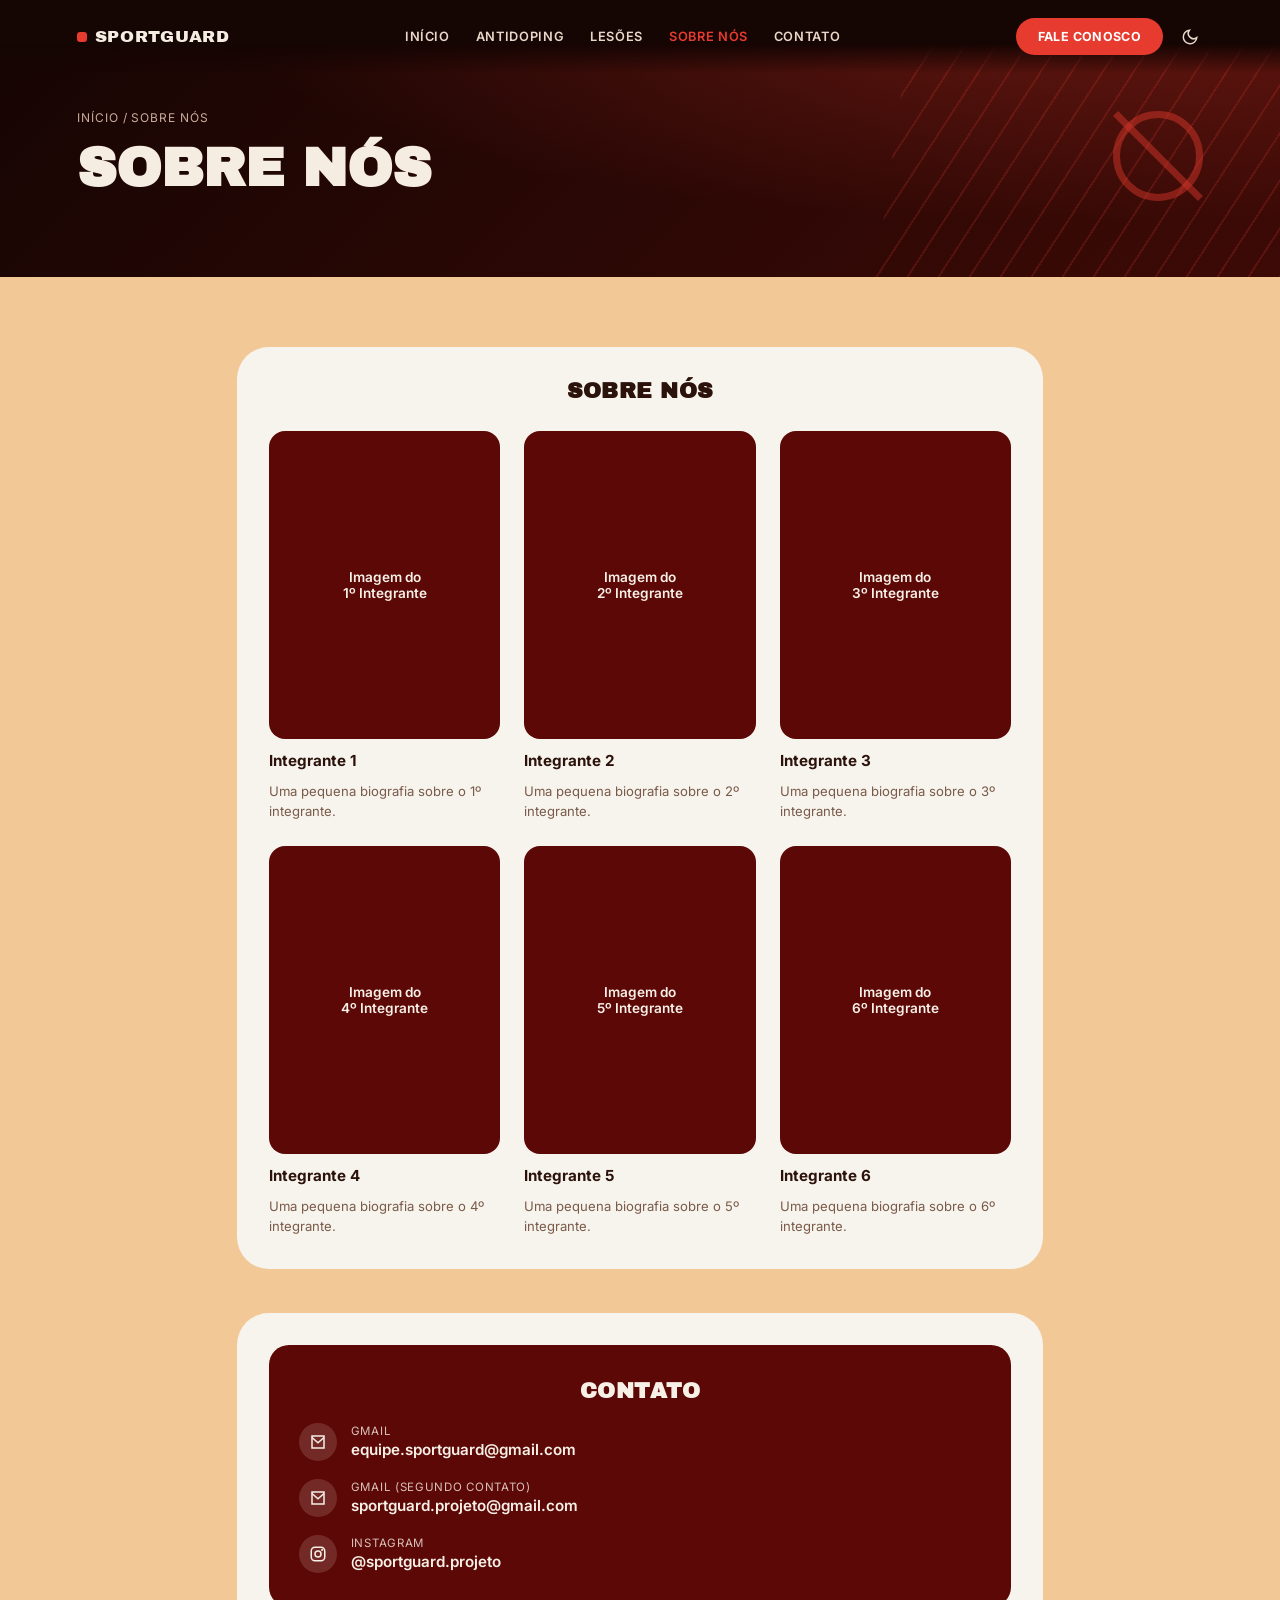
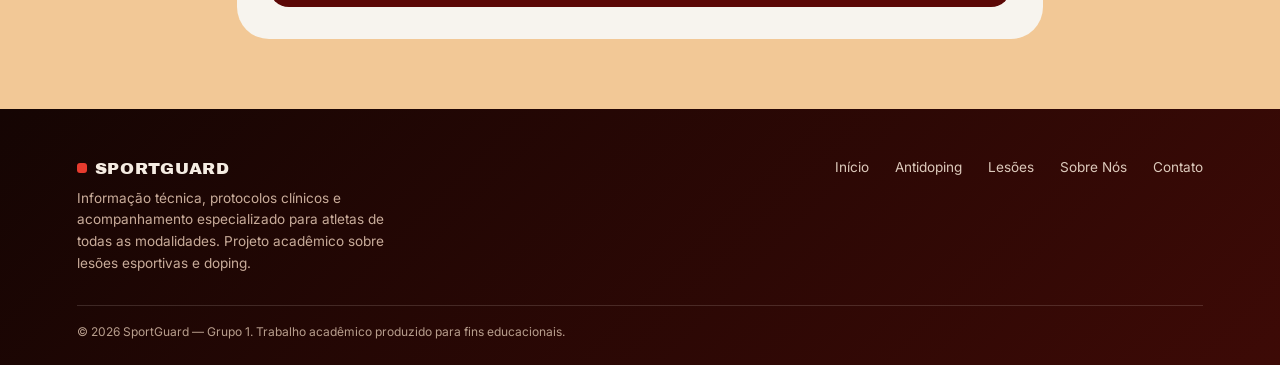
<file: Sport-guard/sobre.html>
<!DOCTYPE html>
<html lang="pt-BR" data-theme="light">
<head>
<meta charset="UTF-8">
<meta name="viewport" content="width=device-width, initial-scale=1.0">
<title>SportGuard — Sobre Nós</title>
<link rel="preconnect" href="https://fonts.googleapis.com">
<link href="https://fonts.googleapis.com/css2?family=Archivo+Black&family=Inter:wght@400;500;600;700;800&display=swap" rel="stylesheet">
<link rel="stylesheet" href="styles.css">
<script src="script.js"></script>
</head>
<body>

<div class="topbar">
  <div class="logo"><span class="logo-dot"></span>SPORTGUARD</div>
  <nav class="toplinks">
    <a href="index.html">Início</a>
    <a href="doping.html">Antidoping</a>
    <a href="lesao.html">Lesões</a>
    <a href="sobre.html" class="active">Sobre Nós</a>
    <a href="sobre.html#contato">Contato</a>
  </nav>
  <div class="nav-actions">
    <a class="cta-btn" href="sobre.html#contato">Fale Conosco</a>
    <button class="theme-toggle" aria-label="Alternar tema claro/escuro" title="Alternar tema">
      <svg viewBox="0 0 24 24"><path d="M21 12.8A9 9 0 1 1 11.2 3a7 7 0 0 0 9.8 9.8z"/></svg>
    </button>
  </div>
</div>

<header class="hero">
  <span class="no-symbol" aria-hidden="true"></span>
  <p class="breadcrumb"><a href="index.html">Início</a> / Sobre Nós</p>
  <h1>Sobre Nós</h1>
</header>

<main>
  <section class="card-outer">
    <h2 class="section-title standalone">Sobre Nós</h2>
    <div class="team-grid">
      <div class="member">
        <div class="member-photo">Imagem do<br>1º Integrante</div>
        <h3>Integrante 1</h3>
        <p>Uma pequena biografia sobre o 1º integrante.</p>
      </div>
      <div class="member">
        <div class="member-photo">Imagem do<br>2º Integrante</div>
        <h3>Integrante 2</h3>
        <p>Uma pequena biografia sobre o 2º integrante.</p>
      </div>
      <div class="member">
        <div class="member-photo">Imagem do<br>3º Integrante</div>
        <h3>Integrante 3</h3>
        <p>Uma pequena biografia sobre o 3º integrante.</p>
      </div>
      <div class="member">
        <div class="member-photo">Imagem do<br>4º Integrante</div>
        <h3>Integrante 4</h3>
        <p>Uma pequena biografia sobre o 4º integrante.</p>
      </div>
      <div class="member">
        <div class="member-photo">Imagem do<br>5º Integrante</div>
        <h3>Integrante 5</h3>
        <p>Uma pequena biografia sobre o 5º integrante.</p>
      </div>
      <div class="member">
        <div class="member-photo">Imagem do<br>6º Integrante</div>
        <h3>Integrante 6</h3>
        <p>Uma pequena biografia sobre o 6º integrante.</p>
      </div>
    </div>
  </section>

  <section class="card-outer" id="contato">
    <div class="card-inner">
      <h2>Contato</h2>
      <div class="contact-list">
        <div class="contact-item">
          <span class="icon"><svg viewBox="0 0 24 24"><path d="M4 4h16v16H4z"/><path d="M4 6l8 7 8-7"/></svg></span>
          <div>
            <div class="label">Gmail</div>
            <div class="value">equipe.sportguard@gmail.com</div>
          </div>
        </div>
        <div class="contact-item">
          <span class="icon"><svg viewBox="0 0 24 24"><path d="M4 4h16v16H4z"/><path d="M4 6l8 7 8-7"/></svg></span>
          <div>
            <div class="label">Gmail (segundo contato)</div>
            <div class="value">sportguard.projeto@gmail.com</div>
          </div>
        </div>
        <div class="contact-item">
          <span class="icon"><svg viewBox="0 0 24 24"><rect x="3" y="3" width="18" height="18" rx="5"/><circle cx="12" cy="12" r="4"/><circle cx="17.5" cy="6.5" r=".5"/></svg></span>
          <div>
            <div class="label">Instagram</div>
            <div class="value">@sportguard.projeto</div>
          </div>
        </div>
      </div>
    </div>
  </section>
</main>

<footer>
  <div class="foot-top">
    <div class="foot-brand">
      <div class="logo"><span class="logo-dot"></span>SPORTGUARD</div>
      <p>Informação técnica, protocolos clínicos e acompanhamento especializado para atletas de todas as modalidades. Projeto acadêmico sobre lesões esportivas e doping.</p>
    </div>
    <nav class="foot-links">
      <a href="index.html">Início</a>
      <a href="doping.html">Antidoping</a>
      <a href="lesao.html">Lesões</a>
      <a href="sobre.html">Sobre Nós</a>
      <a href="sobre.html#contato">Contato</a>
    </nav>
  </div>
  <p class="copyright">© 2026 SportGuard — Grupo 1. Trabalho acadêmico produzido para fins educacionais.</p>
</footer>

</body>
</html>
</file>
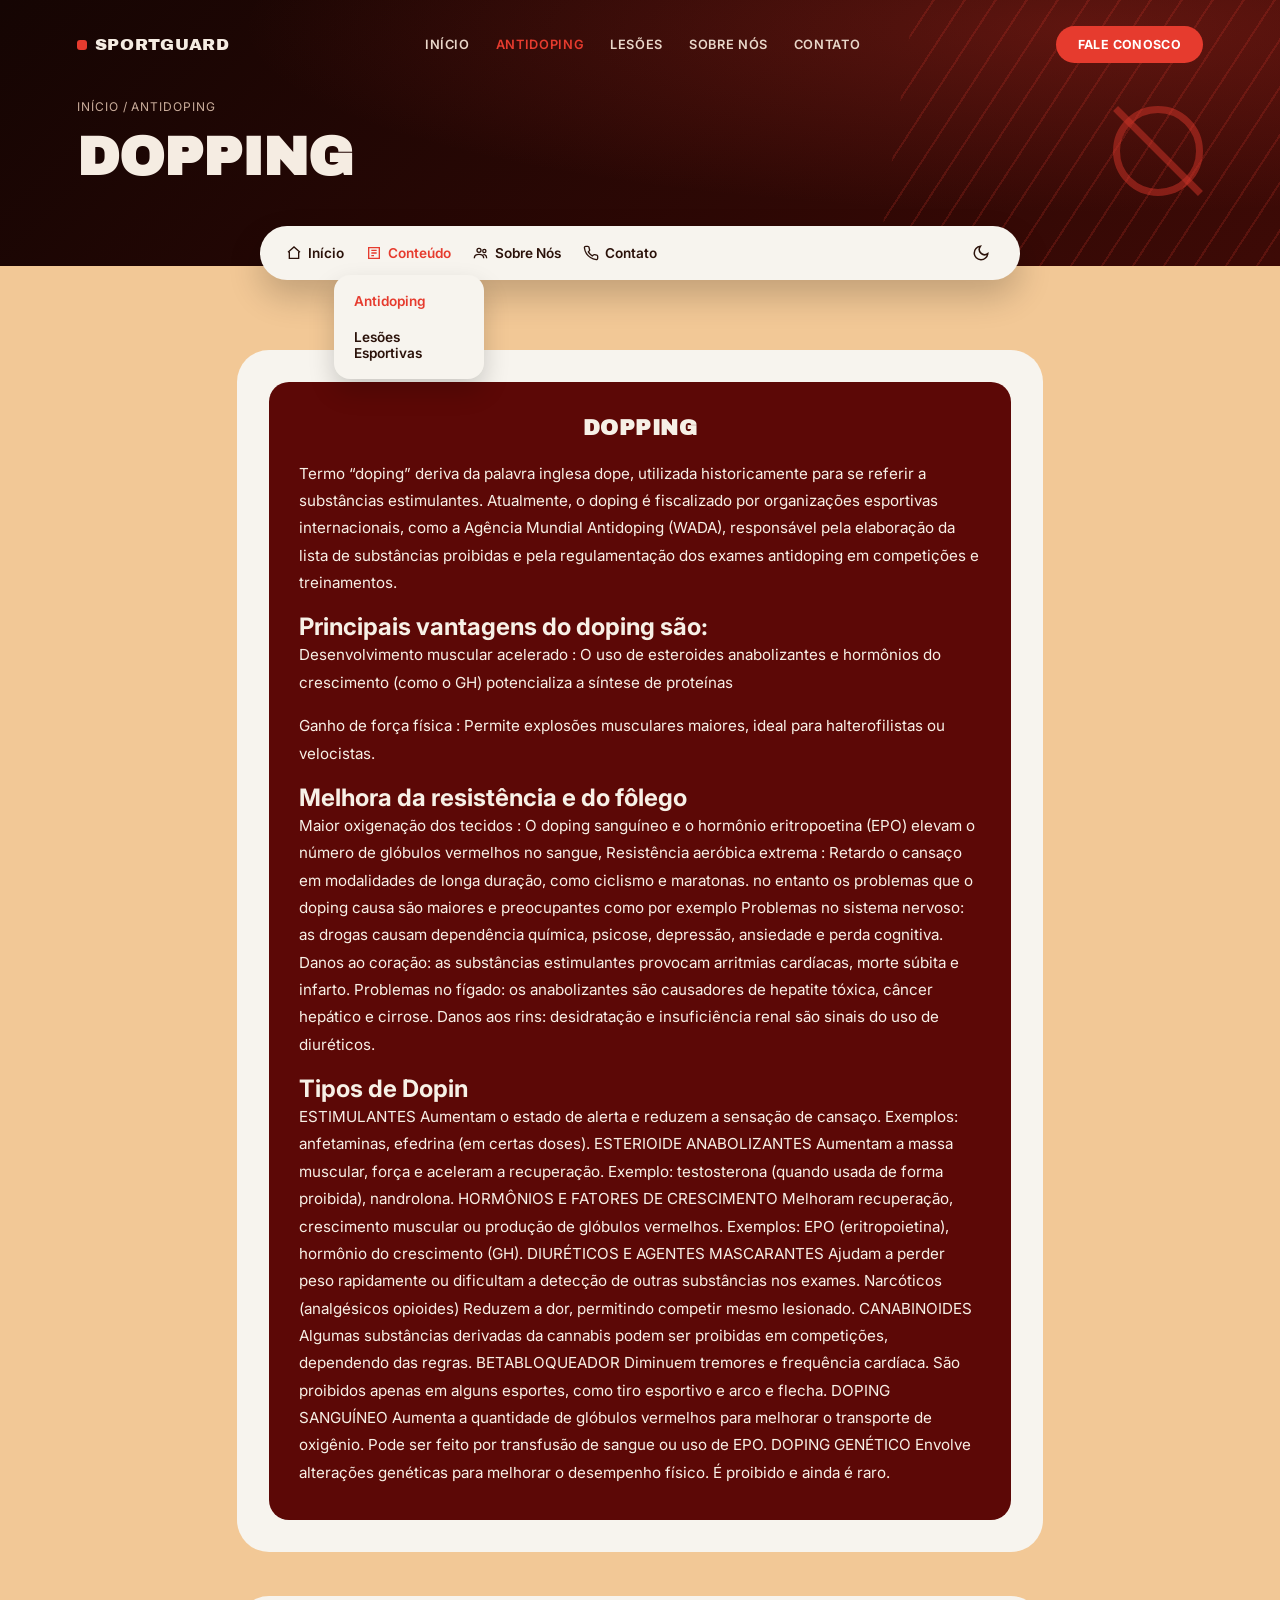
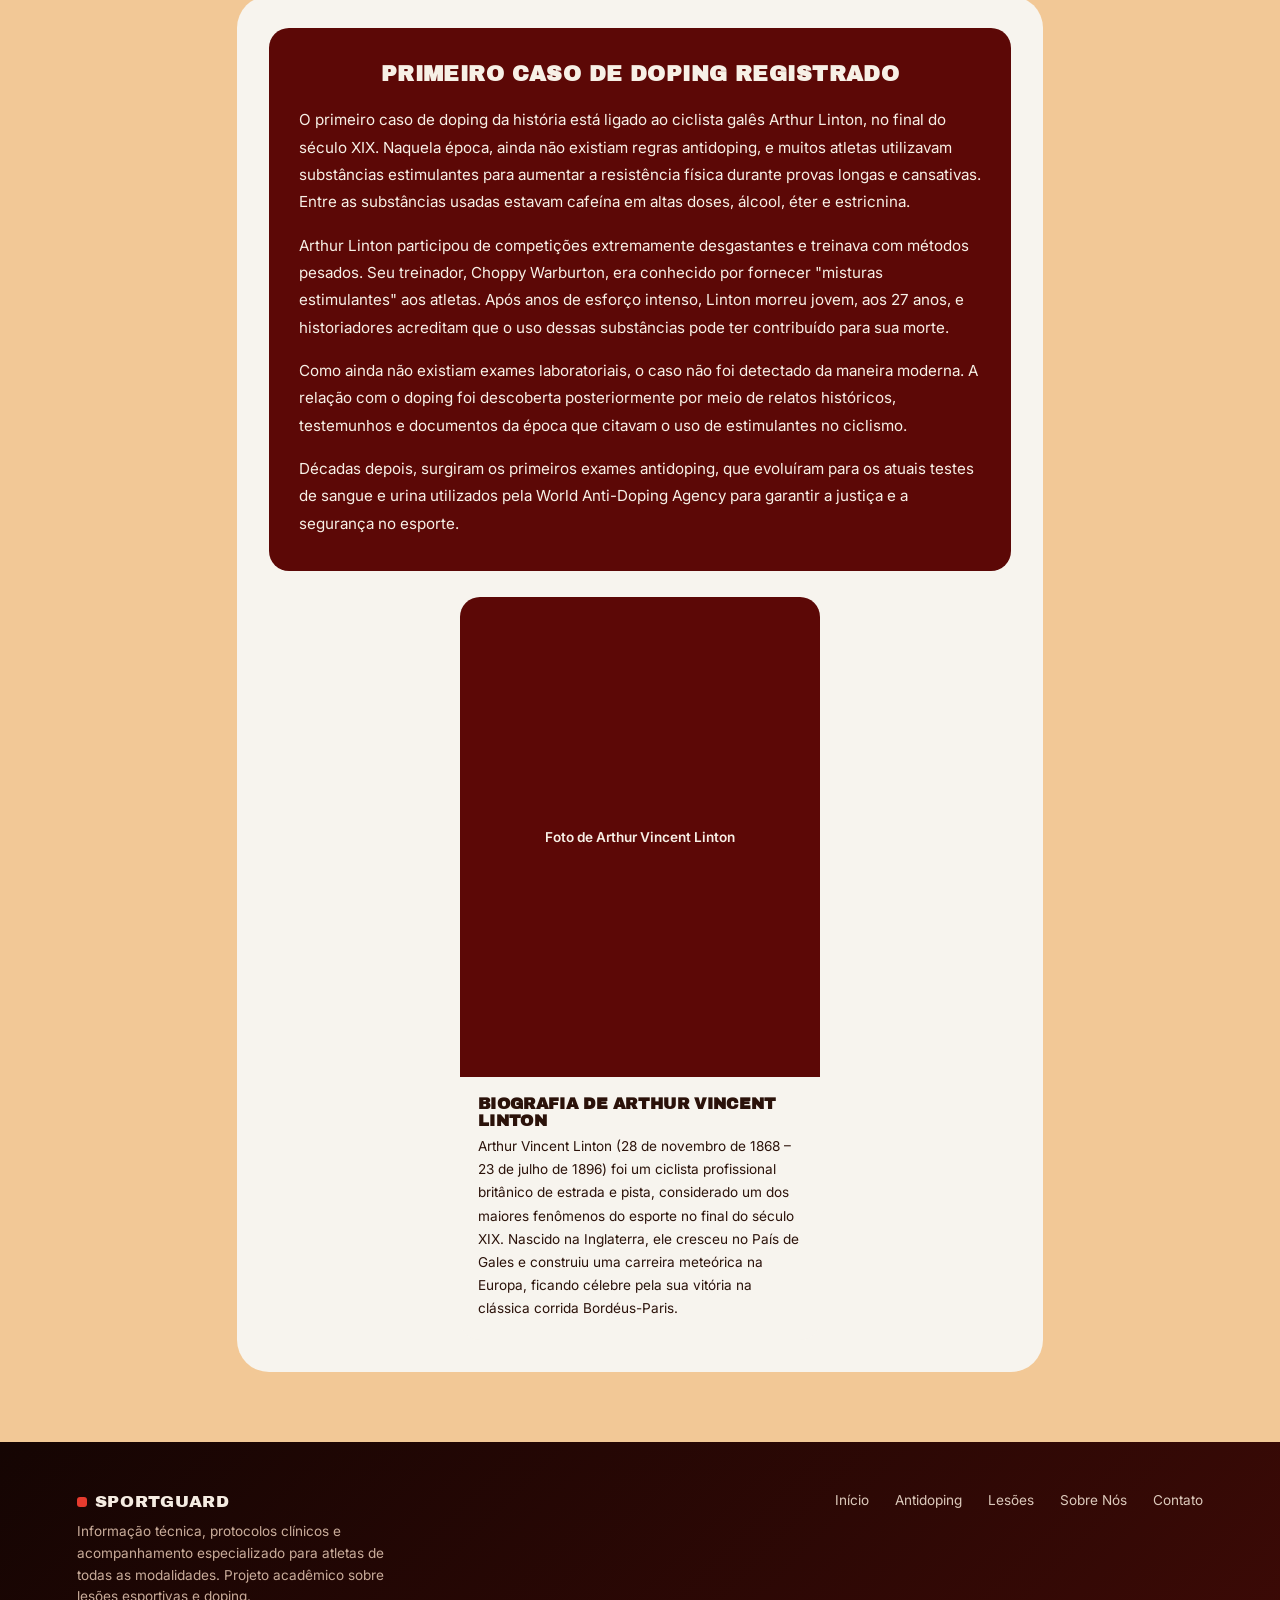
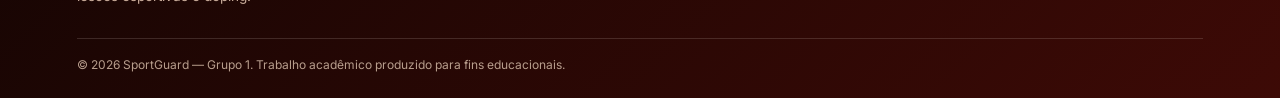
<file: sportguard-site/doping.html>
<!DOCTYPE html>
<html lang="pt-BR" data-theme="light">
<head>
<meta charset="UTF-8">
<meta name="viewport" content="width=device-width, initial-scale=1.0">
<title>SportGuard — Antidoping</title>
<link rel="preconnect" href="https://fonts.googleapis.com">
<link href="https://fonts.googleapis.com/css2?family=Archivo+Black&family=Inter:wght@400;500;600;700;800&display=swap" rel="stylesheet">
<link rel="stylesheet" href="styles.css">
<script src="script.js"></script>
</head>
<body>

<header class="hero">
  <span class="no-symbol" aria-hidden="true"></span>
  <div class="topbar">
    <div class="logo"><span class="logo-dot"></span>SPORTGUARD</div>
    <nav class="toplinks">
      <a href="index.html">Início</a>
      <a href="doping.html" class="active">Antidoping</a>
      <a href="lesao.html">Lesões</a>
      <a href="sobre.html">Sobre Nós</a>
      <a href="sobre.html#contato">Contato</a>
    </nav>
    <a class="cta-btn" href="sobre.html#contato">Fale Conosco</a>
  </div>
  <p class="breadcrumb"><a href="index.html">Início</a> / Antidoping</p>
  <h1>Dopping</h1>
</header>

<nav class="pillnav">
  <div class="links">
    <a href="index.html"><svg viewBox="0 0 24 24"><path d="M3 11l9-8 9 8"/><path d="M5 10v10h14V10"/></svg><span class="label">Início</span></a>
    <details class="dropdown" open>
      <summary><svg viewBox="0 0 24 24"><path d="M4 4h16v16H4z"/><path d="M8 8h8M8 12h8M8 16h4"/></svg><span class="label">Conteúdo</span></summary>
      <div class="menu">
        <a href="doping.html" class="active">Antidoping</a>
        <a href="lesao.html">Lesões Esportivas</a>
      </div>
    </details>
    <a href="sobre.html"><svg viewBox="0 0 24 24"><circle cx="9" cy="8" r="3"/><path d="M2 20c0-3.5 3-6 7-6s7 2.5 7 6"/><circle cx="17" cy="9" r="2.4"/><path d="M15.5 14c2.8.3 5 2.3 5 6"/></svg><span class="label">Sobre Nós</span></a>
    <a href="sobre.html#contato"><svg viewBox="0 0 24 24"><path d="M22 16.9v3a2 2 0 0 1-2.2 2 19.8 19.8 0 0 1-8.6-3.1 19.5 19.5 0 0 1-6-6 19.8 19.8 0 0 1-3.1-8.7A2 2 0 0 1 4.1 2h3a2 2 0 0 1 2 1.7c.1 1 .3 2 .7 3a2 2 0 0 1-.4 2.1L8 10.3a16 16 0 0 0 6 6l1.5-1.4a2 2 0 0 1 2.1-.4c1 .4 2 .6 3 .7a2 2 0 0 1 1.4 2.1z"/></svg><span class="label">Contato</span></a>
  </div>
  <button class="theme-toggle" aria-label="Alternar tema claro/escuro" title="Alternar tema">
    <svg viewBox="0 0 24 24"><path d="M21 12.8A9 9 0 1 1 11.2 3a7 7 0 0 0 9.8 9.8z"/></svg>
  </button>
</nav>

<main>
  <section class="card-outer">
    <div class="card-inner">
      <h2>Dopping</h2>
      <p>Termo “doping” deriva da palavra inglesa dope, utilizada historicamente para se referir a substâncias estimulantes. Atualmente, o doping é fiscalizado por organizações esportivas internacionais, como a Agência Mundial Antidoping (WADA), responsável pela elaboração da lista de substâncias proibidas e pela regulamentação dos exames antidoping em competições e treinamentos.</p>
      <h1>Principais vantagens do doping são:</h1>    
      <p>Desenvolvimento muscular acelerado : O uso de esteroides anabolizantes e hormônios do crescimento (como o GH) potencializa a síntese de proteínas </p>
      <p>Ganho de força física : Permite explosões musculares maiores, ideal para halterofilistas ou velocistas.</p>
      <h1>        Melhora da resistência e do fôlego      </h1>   
      <p>  Maior oxigenação dos tecidos : O doping sanguíneo e o hormônio eritropoetina (EPO) elevam o número de glóbulos vermelhos no sangue,
Resistência aeróbica extrema : Retardo o cansaço em modalidades de longa duração, como ciclismo e maratonas. 
no entanto os problemas que o doping causa são maiores e preocupantes como por exemplo
Problemas no sistema nervoso: as drogas causam dependência química, psicose, depressão, ansiedade e perda cognitiva. 
Danos ao coração: as substâncias estimulantes provocam arritmias cardíacas, morte súbita e infarto. Problemas no fígado: os anabolizantes são causadores de hepatite tóxica, câncer hepático e cirrose. 
Danos aos rins: desidratação e insuficiência renal são sinais do uso de diuréticos.</p>
      <h1>Tipos de Dopin </h1>
      <p>ESTIMULANTES
Aumentam o estado de alerta e reduzem a sensação de cansaço.
Exemplos: anfetaminas, efedrina (em certas doses).
ESTERIOIDE ANABOLIZANTES
Aumentam a massa muscular, força e aceleram a recuperação.
Exemplo: testosterona (quando usada de forma proibida), nandrolona.
HORMÔNIOS E FATORES DE CRESCIMENTO 
Melhoram recuperação, crescimento muscular ou produção de glóbulos vermelhos.
Exemplos: EPO (eritropoietina), hormônio do crescimento (GH).
DIURÉTICOS E AGENTES MASCARANTES
Ajudam a perder peso rapidamente ou dificultam a detecção de outras substâncias nos exames.
Narcóticos (analgésicos opioides)
Reduzem a dor, permitindo competir mesmo lesionado.
CANABINOIDES
Algumas substâncias derivadas da cannabis podem ser proibidas em competições, dependendo das regras.
BETABLOQUEADOR
Diminuem tremores e frequência cardíaca.
São proibidos apenas em alguns esportes, como tiro esportivo e arco e flecha.
DOPING SANGUÍNEO
Aumenta a quantidade de glóbulos vermelhos para melhorar o transporte de oxigênio.
Pode ser feito por transfusão de sangue ou uso de EPO.
DOPING GENÉTICO
Envolve alterações genéticas para melhorar o desempenho físico.
É proibido e ainda é raro.
</p>
    
    </div>
  </section>

  <section class="card-outer">
    <div class="card-inner" style="margin-bottom:26px;">
      <h2>Primeiro caso de Doping registrado</h2>
      <p>O primeiro caso de doping da história está ligado ao ciclista galês Arthur Linton, no final do século XIX. Naquela época, ainda não existiam regras antidoping, e muitos atletas utilizavam substâncias estimulantes para aumentar a resistência física durante provas longas e cansativas. Entre as substâncias usadas estavam cafeína em altas doses, álcool, éter e estricnina.</p>
      <p>Arthur Linton participou de competições extremamente desgastantes e treinava com métodos pesados. Seu treinador, Choppy Warburton, era conhecido por fornecer "misturas estimulantes" aos atletas. Após anos de esforço intenso, Linton morreu jovem, aos 27 anos, e historiadores acreditam que o uso dessas substâncias pode ter contribuído para sua morte.</p>
      <p>Como ainda não existiam exames laboratoriais, o caso não foi detectado da maneira moderna. A relação com o doping foi descoberta posteriormente por meio de relatos históricos, testemunhos e documentos da época que citavam o uso de estimulantes no ciclismo.</p>
      <p>Décadas depois, surgiram os primeiros exames antidoping, que evoluíram para os atuais testes de sangue e urina utilizados pela World Anti-Doping Agency para garantir a justiça e a segurança no esporte.</p>
    </div>

    <div class="case-grid">
      <div class="bio-card">
        <div class="bio-photo">Foto de Arthur Vincent Linton</div>
        <h3>Biografia de Arthur Vincent Linton</h3>
        <p>Arthur Vincent Linton (28 de novembro de 1868 – 23 de julho de 1896) foi um ciclista profissional britânico de estrada e pista, considerado um dos maiores fenômenos do esporte no final do século XIX. Nascido na Inglaterra, ele cresceu no País de Gales e construiu uma carreira meteórica na Europa, ficando célebre pela sua vitória na clássica corrida Bordéus-Paris.</p>
      </div>
    </div>
  </section>
</main>

<footer>
  <div class="foot-top">
    <div class="foot-brand">
      <div class="logo"><span class="logo-dot"></span>SPORTGUARD</div>
      <p>Informação técnica, protocolos clínicos e acompanhamento especializado para atletas de todas as modalidades. Projeto acadêmico sobre lesões esportivas e doping.</p>
    </div>
    <nav class="foot-links">
      <a href="index.html">Início</a>
      <a href="doping.html">Antidoping</a>
      <a href="lesao.html">Lesões</a>
      <a href="sobre.html">Sobre Nós</a>
      <a href="sobre.html#contato">Contato</a>
    </nav>
  </div>
  <p class="copyright">© 2026 SportGuard — Grupo 1. Trabalho acadêmico produzido para fins educacionais.</p>
</footer>

</body>
</html>
</file>
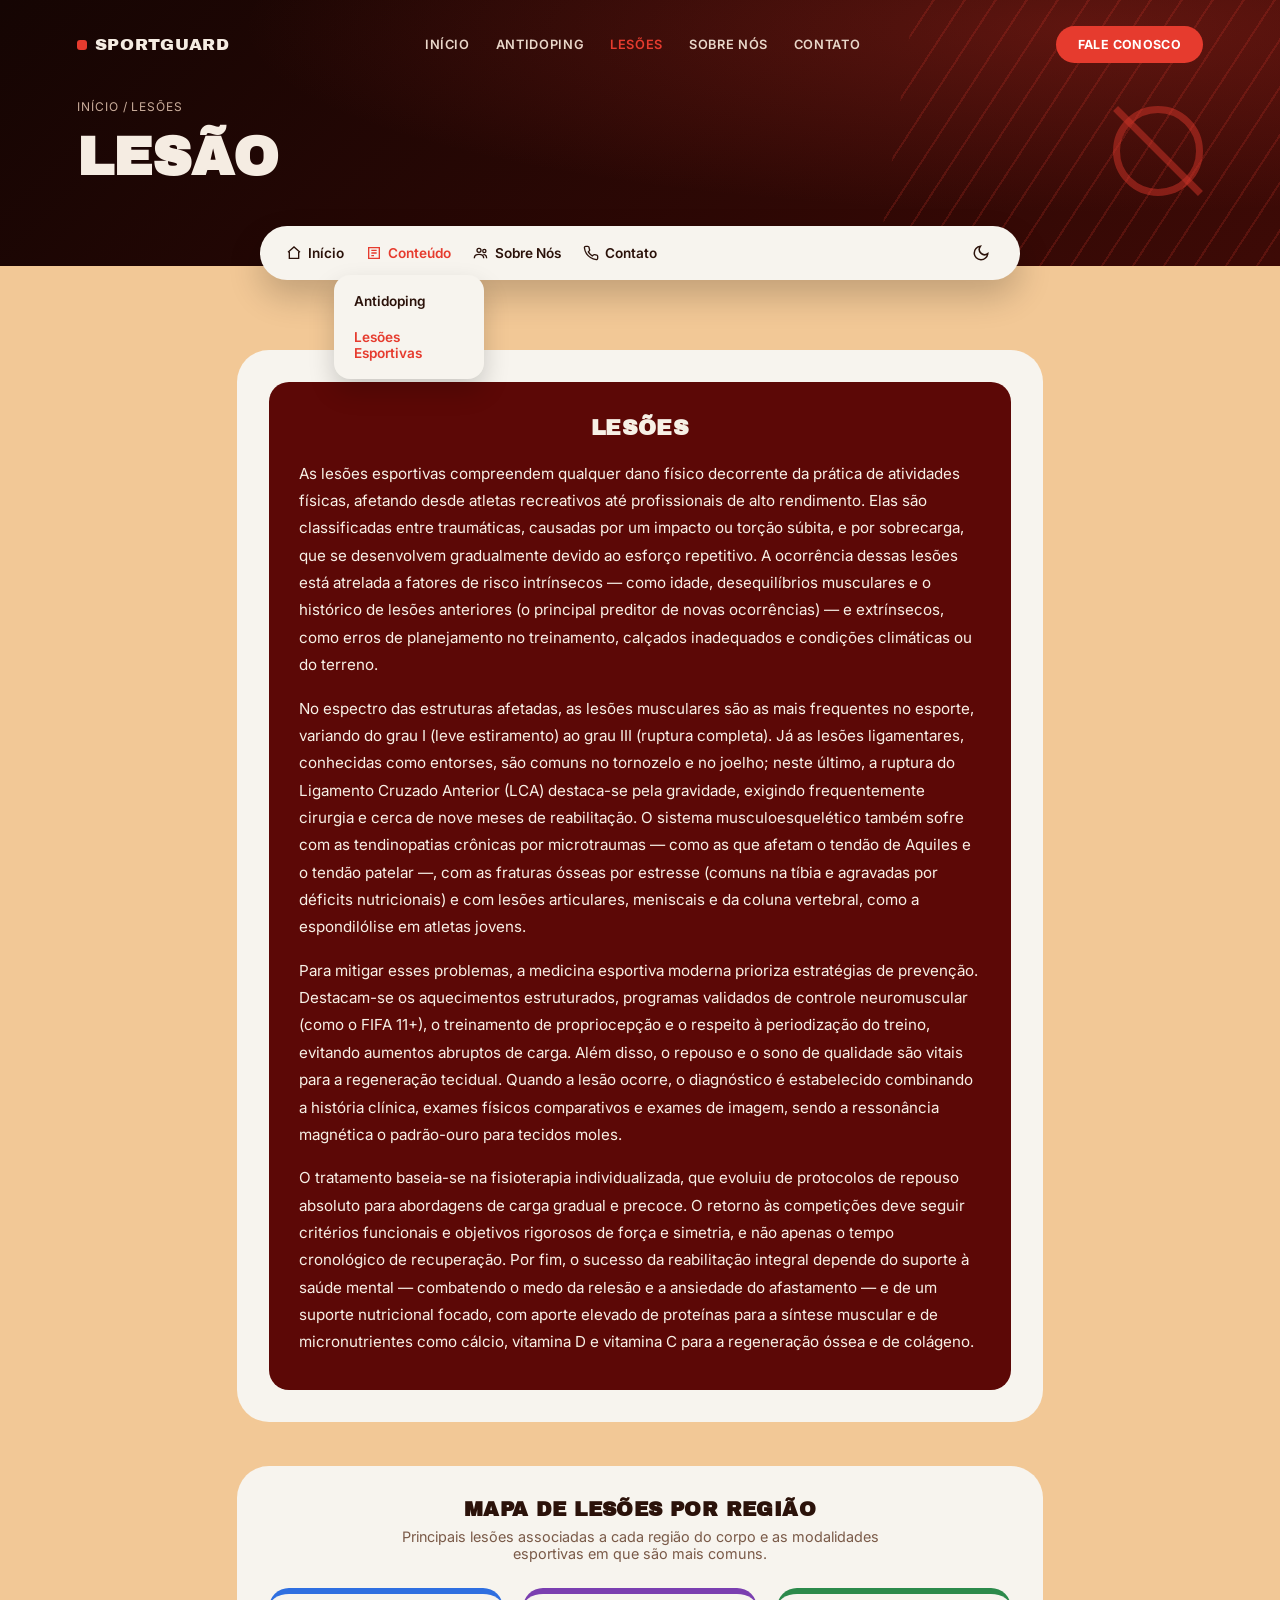
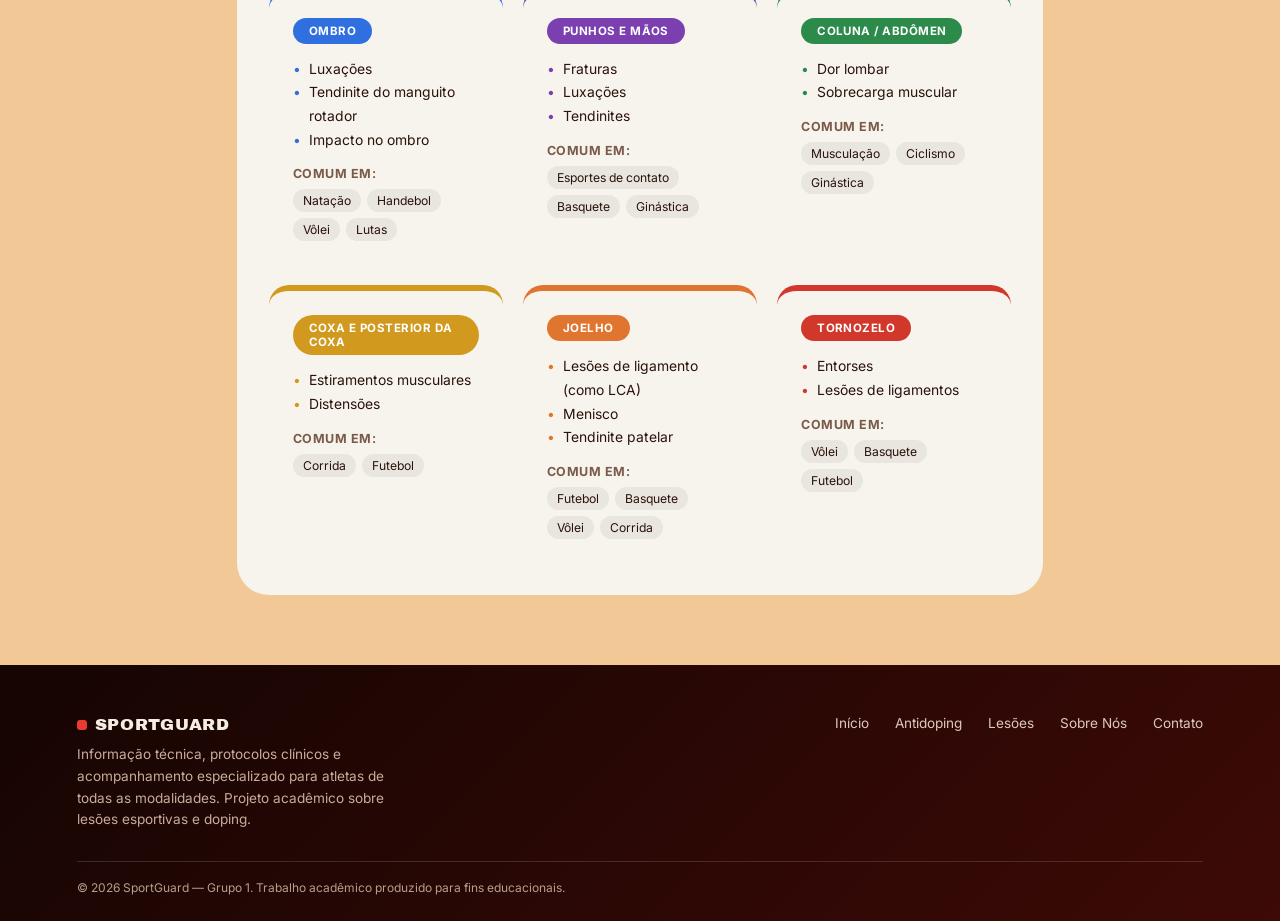
<file: sportguard-site/lesao.html>
<!DOCTYPE html>
<html lang="pt-BR" data-theme="light">
<head>
<meta charset="UTF-8">
<meta name="viewport" content="width=device-width, initial-scale=1.0">
<title>SportGuard — Lesões Esportivas</title>
<link rel="preconnect" href="https://fonts.googleapis.com">
<link href="https://fonts.googleapis.com/css2?family=Archivo+Black&family=Inter:wght@400;500;600;700;800&display=swap" rel="stylesheet">
<link rel="stylesheet" href="styles.css">
<script src="script.js"></script>
</head>
<body>

<header class="hero">
  <span class="no-symbol" aria-hidden="true"></span>
  <div class="topbar">
    <div class="logo"><span class="logo-dot"></span>SPORTGUARD</div>
    <nav class="toplinks">
      <a href="index.html">Início</a>
      <a href="doping.html">Antidoping</a>
      <a href="lesao.html" class="active">Lesões</a>
      <a href="sobre.html">Sobre Nós</a>
      <a href="sobre.html#contato">Contato</a>
    </nav>
    <a class="cta-btn" href="sobre.html#contato">Fale Conosco</a>
  </div>
  <p class="breadcrumb"><a href="index.html">Início</a> / Lesões</p>
  <h1>Lesão</h1>
</header>

<nav class="pillnav">
  <div class="links">
    <a href="index.html"><svg viewBox="0 0 24 24"><path d="M3 11l9-8 9 8"/><path d="M5 10v10h14V10"/></svg><span class="label">Início</span></a>
    <details class="dropdown" open>
      <summary><svg viewBox="0 0 24 24"><path d="M4 4h16v16H4z"/><path d="M8 8h8M8 12h8M8 16h4"/></svg><span class="label">Conteúdo</span></summary>
      <div class="menu">
        <a href="doping.html">Antidoping</a>
        <a href="lesao.html" class="active">Lesões Esportivas</a>
      </div>
    </details>
    <a href="sobre.html"><svg viewBox="0 0 24 24"><circle cx="9" cy="8" r="3"/><path d="M2 20c0-3.5 3-6 7-6s7 2.5 7 6"/><circle cx="17" cy="9" r="2.4"/><path d="M15.5 14c2.8.3 5 2.3 5 6"/></svg><span class="label">Sobre Nós</span></a>
    <a href="sobre.html#contato"><svg viewBox="0 0 24 24"><path d="M22 16.9v3a2 2 0 0 1-2.2 2 19.8 19.8 0 0 1-8.6-3.1 19.5 19.5 0 0 1-6-6 19.8 19.8 0 0 1-3.1-8.7A2 2 0 0 1 4.1 2h3a2 2 0 0 1 2 1.7c.1 1 .3 2 .7 3a2 2 0 0 1-.4 2.1L8 10.3a16 16 0 0 0 6 6l1.5-1.4a2 2 0 0 1 2.1-.4c1 .4 2 .6 3 .7a2 2 0 0 1 1.4 2.1z"/></svg><span class="label">Contato</span></a>
  </div>
  <button class="theme-toggle" aria-label="Alternar tema claro/escuro" title="Alternar tema">
    <svg viewBox="0 0 24 24"><path d="M21 12.8A9 9 0 1 1 11.2 3a7 7 0 0 0 9.8 9.8z"/></svg>
  </button>
</nav>

<main>
  <section class="card-outer">
    <div class="card-inner">
      <h2>Lesões</h2>
      <p>As lesões esportivas compreendem qualquer dano físico decorrente da prática de atividades físicas, afetando desde atletas recreativos até profissionais de alto rendimento. Elas são classificadas entre traumáticas, causadas por um impacto ou torção súbita, e por sobrecarga, que se desenvolvem gradualmente devido ao esforço repetitivo. A ocorrência dessas lesões está atrelada a fatores de risco intrínsecos — como idade, desequilíbrios musculares e o histórico de lesões anteriores (o principal preditor de novas ocorrências) — e extrínsecos, como erros de planejamento no treinamento, calçados inadequados e condições climáticas ou do terreno.</p>
      <p>No espectro das estruturas afetadas, as lesões musculares são as mais frequentes no esporte, variando do grau I (leve estiramento) ao grau III (ruptura completa). Já as lesões ligamentares, conhecidas como entorses, são comuns no tornozelo e no joelho; neste último, a ruptura do Ligamento Cruzado Anterior (LCA) destaca-se pela gravidade, exigindo frequentemente cirurgia e cerca de nove meses de reabilitação. O sistema musculoesquelético também sofre com as tendinopatias crônicas por microtraumas — como as que afetam o tendão de Aquiles e o tendão patelar —, com as fraturas ósseas por estresse (comuns na tíbia e agravadas por déficits nutricionais) e com lesões articulares, meniscais e da coluna vertebral, como a espondilólise em atletas jovens.</p>
      <p>Para mitigar esses problemas, a medicina esportiva moderna prioriza estratégias de prevenção. Destacam-se os aquecimentos estruturados, programas validados de controle neuromuscular (como o FIFA 11+), o treinamento de propriocepção e o respeito à periodização do treino, evitando aumentos abruptos de carga. Além disso, o repouso e o sono de qualidade são vitais para a regeneração tecidual. Quando a lesão ocorre, o diagnóstico é estabelecido combinando a história clínica, exames físicos comparativos e exames de imagem, sendo a ressonância magnética o padrão-ouro para tecidos moles.</p>
      <p>O tratamento baseia-se na fisioterapia individualizada, que evoluiu de protocolos de repouso absoluto para abordagens de carga gradual e precoce. O retorno às competições deve seguir critérios funcionais e objetivos rigorosos de força e simetria, e não apenas o tempo cronológico de recuperação. Por fim, o sucesso da reabilitação integral depende do suporte à saúde mental — combatendo o medo da relesão e a ansiedade do afastamento — e de um suporte nutricional focado, com aporte elevado de proteínas para a síntese muscular e de micronutrientes como cálcio, vitamina D e vitamina C para a regeneração óssea e de colágeno.</p>
    </div>
  </section>

  <section class="card-outer">
    <h2 class="section-title">Mapa de Lesões por Região</h2>
    <p class="section-lead">Principais lesões associadas a cada região do corpo e as modalidades esportivas em que são mais comuns.</p>
    <div class="injury-grid">

      <div class="injury-card" style="--tag-color:#2f6fe0;">
        <span class="tag">Ombro</span>
        <ul>
          <li>Luxações</li>
          <li>Tendinite do manguito rotador</li>
          <li>Impacto no ombro</li>
        </ul>
        <p class="sports-label">Comum em:</p>
        <div class="sport-pills"><span>Natação</span><span>Handebol</span><span>Vôlei</span><span>Lutas</span></div>
      </div>

      <div class="injury-card" style="--tag-color:#7b3fb0;">
        <span class="tag">Punhos e Mãos</span>
        <ul>
          <li>Fraturas</li>
          <li>Luxações</li>
          <li>Tendinites</li>
        </ul>
        <p class="sports-label">Comum em:</p>
        <div class="sport-pills"><span>Esportes de contato</span><span>Basquete</span><span>Ginástica</span></div>
      </div>

      <div class="injury-card" style="--tag-color:#2c8a4b;">
        <span class="tag">Coluna / Abdômen</span>
        <ul>
          <li>Dor lombar</li>
          <li>Sobrecarga muscular</li>
        </ul>
        <p class="sports-label">Comum em:</p>
        <div class="sport-pills"><span>Musculação</span><span>Ciclismo</span><span>Ginástica</span></div>
      </div>

      <div class="injury-card" style="--tag-color:#d19a1f;">
        <span class="tag">Coxa e Posterior da Coxa</span>
        <ul>
          <li>Estiramentos musculares</li>
          <li>Distensões</li>
        </ul>
        <p class="sports-label">Comum em:</p>
        <div class="sport-pills"><span>Corrida</span><span>Futebol</span></div>
      </div>

      <div class="injury-card" style="--tag-color:#e0752f;">
        <span class="tag">Joelho</span>
        <ul>
          <li>Lesões de ligamento (como LCA)</li>
          <li>Menisco</li>
          <li>Tendinite patelar</li>
        </ul>
        <p class="sports-label">Comum em:</p>
        <div class="sport-pills"><span>Futebol</span><span>Basquete</span><span>Vôlei</span><span>Corrida</span></div>
      </div>

      <div class="injury-card" style="--tag-color:#d1382b;">
        <span class="tag">Tornozelo</span>
        <ul>
          <li>Entorses</li>
          <li>Lesões de ligamentos</li>
        </ul>
        <p class="sports-label">Comum em:</p>
        <div class="sport-pills"><span>Vôlei</span><span>Basquete</span><span>Futebol</span></div>
      </div>

    </div>
  </section>
</main>

<footer>
  <div class="foot-top">
    <div class="foot-brand">
      <div class="logo"><span class="logo-dot"></span>SPORTGUARD</div>
      <p>Informação técnica, protocolos clínicos e acompanhamento especializado para atletas de todas as modalidades. Projeto acadêmico sobre lesões esportivas e doping.</p>
    </div>
    <nav class="foot-links">
      <a href="index.html">Início</a>
      <a href="doping.html">Antidoping</a>
      <a href="lesao.html">Lesões</a>
      <a href="sobre.html">Sobre Nós</a>
      <a href="sobre.html#contato">Contato</a>
    </nav>
  </div>
  <p class="copyright">© 2026 SportGuard — Grupo 1. Trabalho acadêmico produzido para fins educacionais.</p>
</footer>

</body>
</html>
</file>
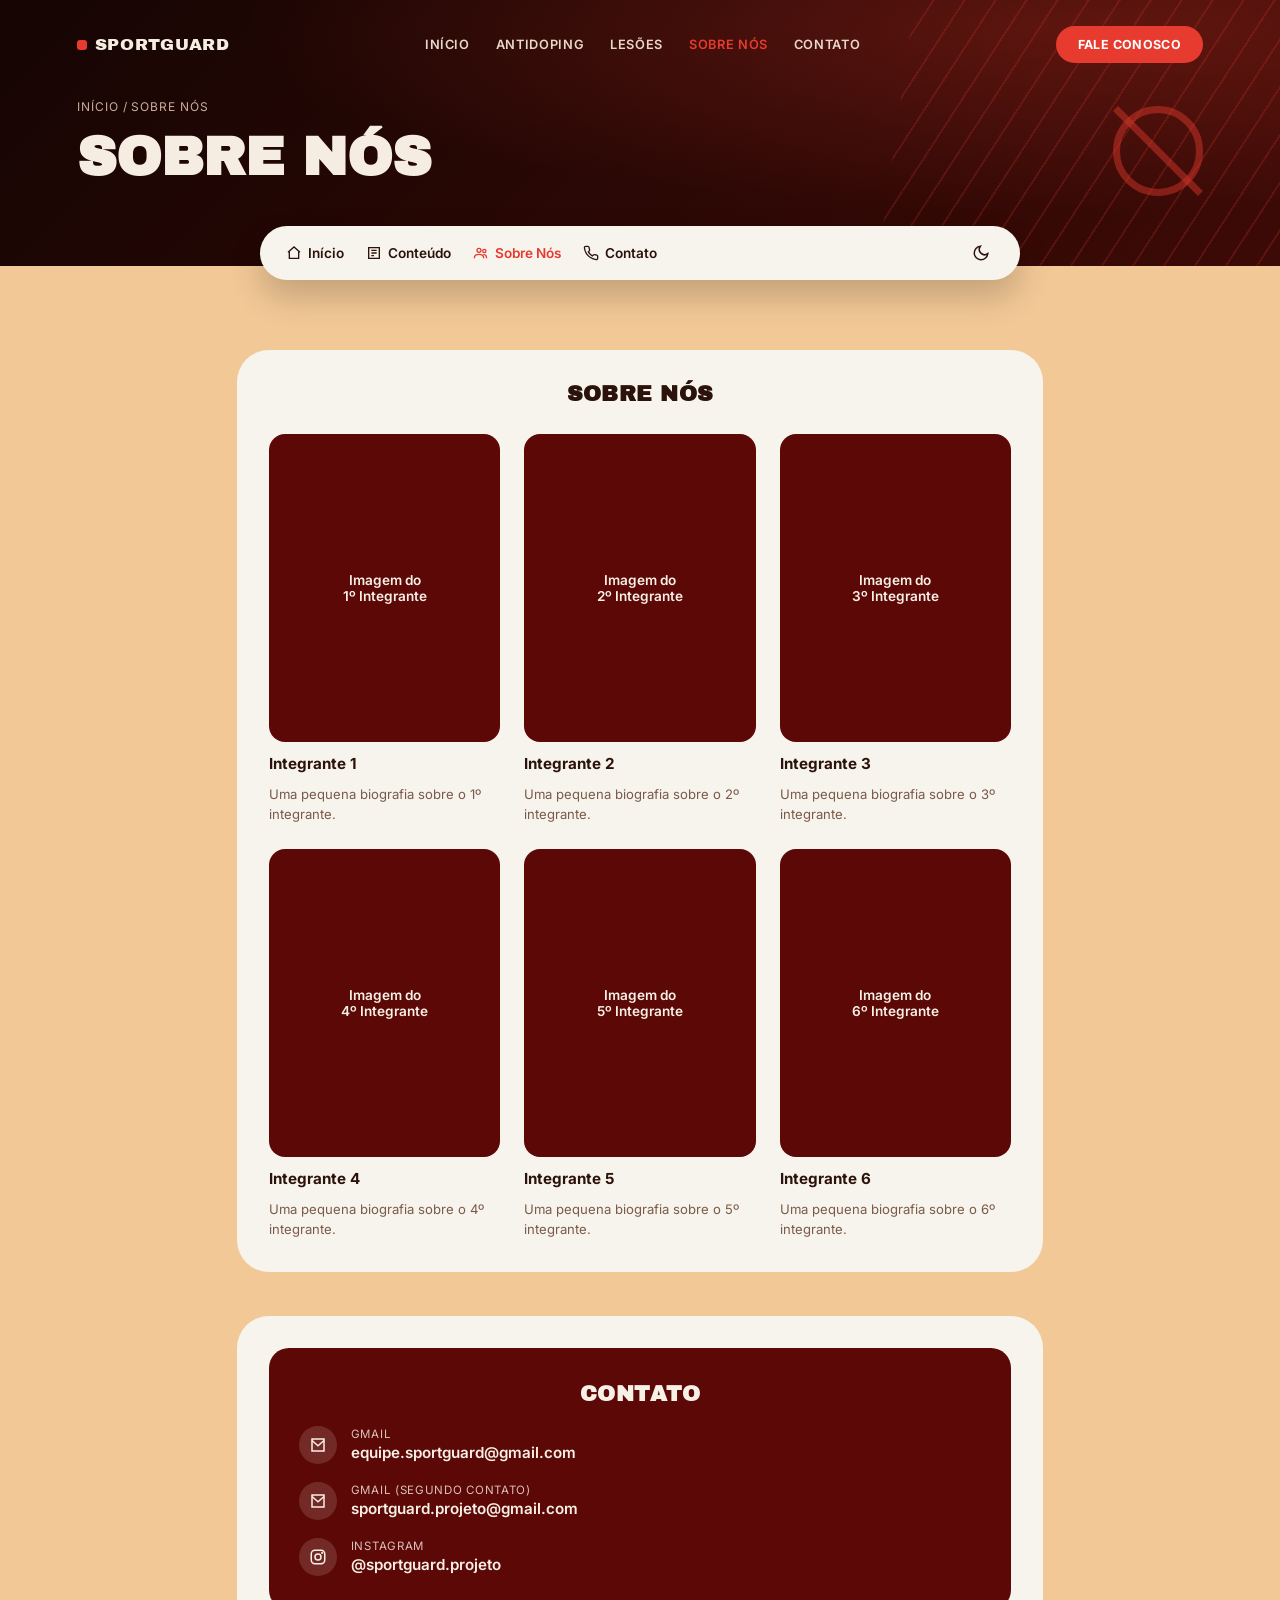
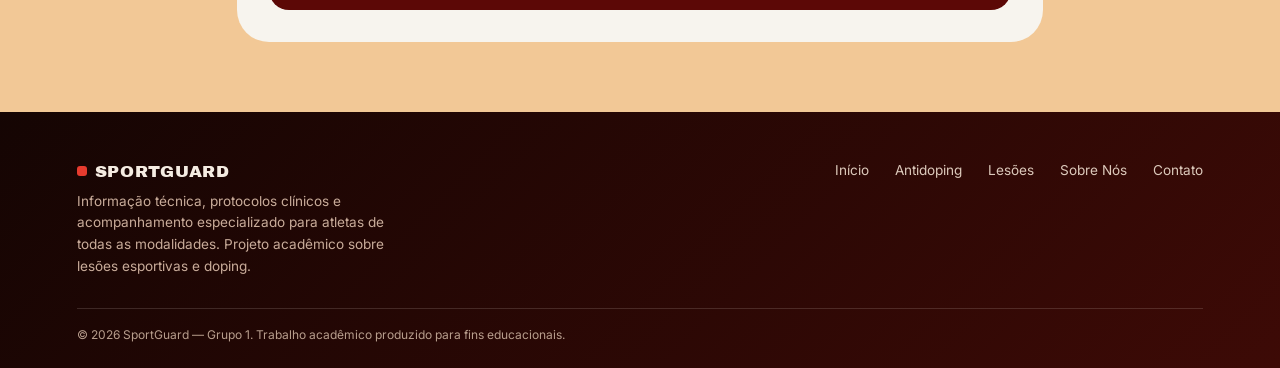
<file: sportguard-site/sobre.html>
<!DOCTYPE html>
<html lang="pt-BR" data-theme="light">
<head>
<meta charset="UTF-8">
<meta name="viewport" content="width=device-width, initial-scale=1.0">
<title>SportGuard — Sobre Nós</title>
<link rel="preconnect" href="https://fonts.googleapis.com">
<link href="https://fonts.googleapis.com/css2?family=Archivo+Black&family=Inter:wght@400;500;600;700;800&display=swap" rel="stylesheet">
<link rel="stylesheet" href="styles.css">
<script src="script.js"></script>
</head>
<body>

<header class="hero">
  <span class="no-symbol" aria-hidden="true"></span>
  <div class="topbar">
    <div class="logo"><span class="logo-dot"></span>SPORTGUARD</div>
    <nav class="toplinks">
      <a href="index.html">Início</a>
      <a href="doping.html">Antidoping</a>
      <a href="lesao.html">Lesões</a>
      <a href="sobre.html" class="active">Sobre Nós</a>
      <a href="sobre.html#contato">Contato</a>
    </nav>
    <a class="cta-btn" href="sobre.html#contato">Fale Conosco</a>
  </div>
  <p class="breadcrumb"><a href="index.html">Início</a> / Sobre Nós</p>
  <h1>Sobre Nós</h1>
</header>

<nav class="pillnav">
  <div class="links">
    <a href="index.html"><svg viewBox="0 0 24 24"><path d="M3 11l9-8 9 8"/><path d="M5 10v10h14V10"/></svg><span class="label">Início</span></a>
    <details class="dropdown">
      <summary><svg viewBox="0 0 24 24"><path d="M4 4h16v16H4z"/><path d="M8 8h8M8 12h8M8 16h4"/></svg><span class="label">Conteúdo</span></summary>
      <div class="menu">
        <a href="doping.html">Antidoping</a>
        <a href="lesao.html">Lesões Esportivas</a>
      </div>
    </details>
    <a href="sobre.html" class="active"><svg viewBox="0 0 24 24"><circle cx="9" cy="8" r="3"/><path d="M2 20c0-3.5 3-6 7-6s7 2.5 7 6"/><circle cx="17" cy="9" r="2.4"/><path d="M15.5 14c2.8.3 5 2.3 5 6"/></svg><span class="label">Sobre Nós</span></a>
    <a href="sobre.html#contato"><svg viewBox="0 0 24 24"><path d="M22 16.9v3a2 2 0 0 1-2.2 2 19.8 19.8 0 0 1-8.6-3.1 19.5 19.5 0 0 1-6-6 19.8 19.8 0 0 1-3.1-8.7A2 2 0 0 1 4.1 2h3a2 2 0 0 1 2 1.7c.1 1 .3 2 .7 3a2 2 0 0 1-.4 2.1L8 10.3a16 16 0 0 0 6 6l1.5-1.4a2 2 0 0 1 2.1-.4c1 .4 2 .6 3 .7a2 2 0 0 1 1.4 2.1z"/></svg><span class="label">Contato</span></a>
  </div>
  <button class="theme-toggle" aria-label="Alternar tema claro/escuro" title="Alternar tema">
    <svg viewBox="0 0 24 24"><path d="M21 12.8A9 9 0 1 1 11.2 3a7 7 0 0 0 9.8 9.8z"/></svg>
  </button>
</nav>

<main>
  <section class="card-outer">
    <h2 class="section-title standalone">Sobre Nós</h2>
    <div class="team-grid">
      <div class="member">
        <div class="member-photo">Imagem do<br>1º Integrante</div>
        <h3>Integrante 1</h3>
        <p>Uma pequena biografia sobre o 1º integrante.</p>
      </div>
      <div class="member">
        <div class="member-photo">Imagem do<br>2º Integrante</div>
        <h3>Integrante 2</h3>
        <p>Uma pequena biografia sobre o 2º integrante.</p>
      </div>
      <div class="member">
        <div class="member-photo">Imagem do<br>3º Integrante</div>
        <h3>Integrante 3</h3>
        <p>Uma pequena biografia sobre o 3º integrante.</p>
      </div>
      <div class="member">
        <div class="member-photo">Imagem do<br>4º Integrante</div>
        <h3>Integrante 4</h3>
        <p>Uma pequena biografia sobre o 4º integrante.</p>
      </div>
      <div class="member">
        <div class="member-photo">Imagem do<br>5º Integrante</div>
        <h3>Integrante 5</h3>
        <p>Uma pequena biografia sobre o 5º integrante.</p>
      </div>
      <div class="member">
        <div class="member-photo">Imagem do<br>6º Integrante</div>
        <h3>Integrante 6</h3>
        <p>Uma pequena biografia sobre o 6º integrante.</p>
      </div>
    </div>
  </section>

  <section class="card-outer" id="contato">
    <div class="card-inner">
      <h2>Contato</h2>
      <div class="contact-list">
        <div class="contact-item">
          <span class="icon"><svg viewBox="0 0 24 24"><path d="M4 4h16v16H4z"/><path d="M4 6l8 7 8-7"/></svg></span>
          <div>
            <div class="label">Gmail</div>
            <div class="value">equipe.sportguard@gmail.com</div>
          </div>
        </div>
        <div class="contact-item">
          <span class="icon"><svg viewBox="0 0 24 24"><path d="M4 4h16v16H4z"/><path d="M4 6l8 7 8-7"/></svg></span>
          <div>
            <div class="label">Gmail (segundo contato)</div>
            <div class="value">sportguard.projeto@gmail.com</div>
          </div>
        </div>
        <div class="contact-item">
          <span class="icon"><svg viewBox="0 0 24 24"><rect x="3" y="3" width="18" height="18" rx="5"/><circle cx="12" cy="12" r="4"/><circle cx="17.5" cy="6.5" r=".5"/></svg></span>
          <div>
            <div class="label">Instagram</div>
            <div class="value">@sportguard.projeto</div>
          </div>
        </div>
      </div>
    </div>
  </section>
</main>

<footer>
  <div class="foot-top">
    <div class="foot-brand">
      <div class="logo"><span class="logo-dot"></span>SPORTGUARD</div>
      <p>Informação técnica, protocolos clínicos e acompanhamento especializado para atletas de todas as modalidades. Projeto acadêmico sobre lesões esportivas e doping.</p>
    </div>
    <nav class="foot-links">
      <a href="index.html">Início</a>
      <a href="doping.html">Antidoping</a>
      <a href="lesao.html">Lesões</a>
      <a href="sobre.html">Sobre Nós</a>
      <a href="sobre.html#contato">Contato</a>
    </nav>
  </div>
  <p class="copyright">© 2026 SportGuard — Grupo 1. Trabalho acadêmico produzido para fins educacionais.</p>
</footer>

</body>
</html>
</file>
<file: styles.css>
* { margin:0; padding:0; box-sizing:border-box; }

:root{
  --bg:#f2c896;
  --hero-start:#150503;
  --hero-end:#3d0a06;
  --nav-bg:#f7f4ee;
  --outer-bg:#f7f4ee;
  --inner-bg:#5c0806;
  --inner-text:#f7f0e6;
  --text:#2b120a;
  --muted:#7a5a48;
  --accent:#e63b2e;
  --accent-2:#b62a1f;
  --outer-text:#2b120a;
  --outer-muted:#7a5a48;
  --figure-fill:#5c0806;
  --radius-lg:32px;
  --radius-md:20px;
  --font-display:'Archivo Black', sans-serif;
  --font-body:'Inter', sans-serif;
}
html[data-theme="dark"]{
  --bg:#3d0705;
  --nav-bg:#f2c896;
  --outer-bg:#f2c896;
  --inner-bg:#f7f4ee;
  --inner-text:#2b120a;
  --text:#f7ece0;
  --muted:#e0bfae;
  --accent:#ff5b45;
  --accent-2:#ff8a75;
}

html{scroll-behavior:smooth;}
body{
  font-family:var(--font-body);
  background:var(--bg);
  color:var(--text);
  transition:background .3s ease, color .3s ease;
}
a{color:inherit;}
ul{list-style:none;}

/* ---------- HERO ---------- */
.hero{
  position:relative;
  background:
    radial-gradient(ellipse at 85% 10%, rgba(230,59,46,.25), transparent 55%),
    linear-gradient(135deg,var(--hero-start),var(--hero-end));
  color:#f5ece2;
  padding:110px 6vw 80px;
  overflow:hidden;
}
.hero.hero-home{padding-bottom:100px;}
.hero::before{
  content:"";
  position:absolute;
  right:0; top:0;
  width:100%; height:100%;
  background:repeating-linear-gradient(115deg, rgba(230,59,46,.18) 0 2px, transparent 2px 26px);
  clip-path:polygon(100% 0, 100% 100%, 0 0);
  pointer-events:none;
}
.hero-fade{
  height:70px;
  background:linear-gradient(to bottom, var(--hero-end), transparent);
  pointer-events:none;
}
.no-symbol{
  position:absolute;
  right:6vw; top:40%;
  width:90px; height:90px;
  border-radius:50%;
  border:7px solid rgba(230,59,46,.55);
  opacity:.8;
}
.hero-home .no-symbol{width:110px; height:110px; border-width:8px; top:38%;}
.no-symbol::after{
  content:"";
  position:absolute;
  left:50%; top:50%;
  width:120px; height:7px;
  background:rgba(230,59,46,.55);
  transform:translate(-50%,-50%) rotate(45deg);
}
.hero-home .no-symbol::after{width:150px; height:8px;}
.logo{
  font-family:var(--font-display);
  font-size:1.05rem;
  letter-spacing:.04em;
  color:#f5ece2;
  display:flex; align-items:center; gap:8px;
}
.logo-dot{width:10px;height:10px;background:var(--accent);border-radius:3px;}
.toplinks{display:flex; gap:26px; font-size:.8rem; font-weight:600; text-transform:uppercase; letter-spacing:.05em;}
.toplinks a{color:#e9d7c9; text-decoration:none; transition:color .2s;}
.toplinks a:hover{color:var(--accent);}
.toplinks a.active{color:var(--accent);}
.cta-btn{
  background:var(--accent); color:#fff; padding:11px 22px;
  border-radius:999px; font-weight:700; font-size:.78rem;
  text-decoration:none; text-transform:uppercase; letter-spacing:.03em;
  white-space:nowrap;
}
.cta-btn:hover{background:var(--accent-2);}
.breadcrumb{position:relative; z-index:2; font-size:.75rem; color:#c9ac9a; text-transform:uppercase; letter-spacing:.08em; margin-bottom:14px;}
.breadcrumb a{color:#c9ac9a; text-decoration:none;}
.badges{position:relative; z-index:2; display:flex; gap:10px; margin-bottom:22px; flex-wrap:wrap;}
.badge{
  border:1px solid rgba(245,236,226,.4); padding:6px 14px;
  border-radius:999px; font-size:.68rem; text-transform:uppercase; letter-spacing:.07em;
}
.hero h1{
  position:relative; z-index:2;
  font-family:var(--font-display);
  font-size:clamp(2.2rem,6vw,3.4rem);
  line-height:1.06; text-transform:uppercase;
}
.hero-home h1{font-size:clamp(2.3rem,6vw,4rem); max-width:600px;}
.hero h1 span{color:var(--accent);}
.hero p.sub{
  position:relative; z-index:2;
  max-width:460px; margin:22px 0 28px; color:#dcc9bb;
  font-size:.98rem; line-height:1.7;
}
.hero-ctas{position:relative; z-index:2; display:flex; gap:14px; flex-wrap:wrap;}
.btn-outline{
  border:1px solid rgba(245,236,226,.5); color:#f5ece2;
  padding:11px 22px; border-radius:999px; text-decoration:none;
  font-weight:600; font-size:.85rem;
}
.btn-outline:hover{border-color:var(--accent); color:var(--accent);}

/* ---------- TOPBAR (fixa em todas as páginas) ---------- */
.topbar{
  position:fixed; top:0; left:0; right:0; z-index:100;
  display:flex; justify-content:space-between; align-items:center;
  padding:18px 6vw; flex-wrap:wrap; gap:16px;
  background:linear-gradient(180deg, var(--hero-start) 0%, var(--hero-start) 60%, transparent 100%);
}
.nav-actions{display:flex; align-items:center; gap:14px;}
.theme-toggle{
  background:none; border:none; cursor:pointer; color:#e9d7c9;
  display:flex; align-items:center; padding:4px;
}
.theme-toggle:hover{color:var(--accent);}
.theme-toggle svg{width:18px; height:18px; stroke:currentColor; fill:none; stroke-width:2;}

/* ---------- MAIN / CARDS ---------- */
main{max-width:960px; margin:0 auto 70px; padding:0 6vw; display:flex; flex-direction:column; gap:44px; scroll-margin-top:30px;}
.card-outer{background:var(--outer-bg); color:var(--outer-text); border:2px solid var(--accent); border-radius:var(--radius-lg); padding:32px; transition:background .3s ease; scroll-margin-top:100px;}
.card-inner{background:var(--inner-bg); color:var(--inner-text); border-radius:var(--radius-md); padding:34px 30px; transition:background .3s ease,color .3s ease;}
.card-inner h2{font-family:var(--font-display); text-align:center; text-transform:uppercase; font-size:1.35rem; margin-bottom:20px; letter-spacing:.02em;}
.card-inner p{line-height:1.8; margin-bottom:16px; font-size:.95rem;}
.card-inner p:last-child{margin-bottom:0;}
.card-inner ul{padding-left:4px; line-height:1.8; font-size:.95rem;}
.card-inner li{margin-bottom:12px; padding-left:20px; position:relative;}
.card-inner li::before{content:"•"; position:absolute; left:0; color:var(--accent);}

.section-title{font-family:var(--font-display); text-align:center; text-transform:uppercase; font-size:1.25rem; margin-bottom:8px; letter-spacing:.02em;}
.section-title.standalone{font-size:1.35rem; margin-bottom:28px;}
.section-lead{text-align:center; color:var(--outer-muted); font-size:.9rem; max-width:520px; margin:0 auto 26px;}

/* ---------- DOPING: bio card ---------- */
.case-grid{display:flex; justify-content:center;}
.bio-card{background:var(--inner-bg); border-radius:var(--radius-md); overflow:hidden; max-width:360px;}
.bio-photo{
  aspect-ratio:3/4; background:var(--inner-bg); color:var(--inner-text);
  display:flex; align-items:center; justify-content:center; text-align:center;
  font-size:.85rem; font-weight:600; padding:20px; overflow:hidden;
}
.bio-photo img{width:100%; height:100%; object-fit:cover; display:block;}
.bio-card h3{font-family:var(--font-display); font-size:1rem; text-transform:uppercase; padding:18px 18px 6px; letter-spacing:.02em; color:var(--inner-text);}
.bio-card p{padding:0 18px 20px; font-size:.85rem; line-height:1.7; color:var(--inner-text);}

/* ---------- DOPING: seringuinhas interativas ---------- */
.vial-section{background:#fff;}
.vial-grid{display:flex; flex-wrap:wrap; justify-content:center; gap:26px 24px; padding:14px 0 6px;}
.vial-item{position:relative;}
.vial-btn{
  background:none; border:none; cursor:pointer;
  display:flex; flex-direction:column; align-items:center; gap:10px; padding:4px;
}
.vial-btn svg{width:38px; height:auto; filter:drop-shadow(0 3px 5px rgba(0,0,0,.18)); transition:transform .2s ease;}
.vial-item:hover .vial-btn svg, .vial-item.active .vial-btn svg{transform:translateY(-5px) rotate(-4deg);}
.vial-label{font-size:.68rem; font-weight:700; text-transform:uppercase; letter-spacing:.03em; color:var(--outer-text); max-width:90px; text-align:center; line-height:1.25;}

.vial-box{
  position:absolute; top:100%; left:50%; margin-top:14px; width:min(220px,78vw);
  background:white; color:var(--outer-text); text-align:left;
  border-radius:16px; padding:14px 16px; border-top:5px solid var(--tag-color);
  box-shadow:0 18px 34px rgba(0,0,0,.3);
  opacity:0; visibility:hidden; pointer-events:none;
  transform:translate(-50%,6px);
  transition:opacity .18s ease, transform .18s ease, visibility .18s;
  z-index:30;
}
.vial-box::before{
  content:""; position:absolute; top:-7px; left:50%; transform:translateX(-50%);
  width:14px; height:14px; background:white;
  clip-path:polygon(50% 0,100% 100%,0 100%);
}
.vial-box h4{font-family:var(--font-display); font-size:.8rem; text-transform:uppercase; letter-spacing:.03em; margin-bottom:8px; color:var(--tag-color);}
.vial-box p{font-size:.82rem; line-height:1.55; margin-bottom:6px;}
.vial-box p:last-child{margin-bottom:0;}
.vial-box .vial-examples{color:var(--outer-muted); font-size:.76rem;}

.vial-item:hover .vial-box,
.vial-item:focus-within .vial-box,
.vial-item.active .vial-box{
  opacity:1; visibility:visible; pointer-events:auto; transform:translate(-50%,0);
}

/* ---------- LESAO: boneco interativo com hotspots ---------- */
.body-map{position:relative; max-width:260px; margin:0 auto;}
.body-figure{width:100%; height:auto; display:block;}

.hotspot{position:absolute; left:var(--x); top:var(--y);}
.dot-btn{
  position:absolute; left:0; top:0; width:22px; height:22px; margin:-11px 0 0 -11px;
  background:none; border:none; padding:0; cursor:pointer;
}
.dot{width:100%; height:100%; border-radius:50%; background:var(--tag-color); display:block; position:relative; box-shadow:0 0 0 4px rgba(0,0,0,.08);}
.dot::after{
  content:""; position:absolute; inset:-7px; border-radius:50%;
  border:2px solid var(--tag-color); opacity:.55;
  animation:hs-pulse 2.4s ease-out infinite;
}
@keyframes hs-pulse{
  0%{transform:scale(.55); opacity:.6;}
  100%{transform:scale(2); opacity:0;}
}

.hotspot-box{
  position:absolute; top:18px; left:12px; width:190px;
  background:white; color:var(--outer-text);
  border-radius:16px; padding:16px 18px; border-top:5px solid var(--tag-color);
  box-shadow:0 18px 34px rgba(0,0,0,.3);
  opacity:0; visibility:hidden; pointer-events:none;
  transform:translateY(6px);
  transition:opacity .18s ease, transform .18s ease, visibility .18s;
  z-index:30;
}
.hotspot-box h4{font-family:var(--font-display); font-size:.82rem; text-transform:uppercase; letter-spacing:.03em; margin-bottom:10px; color:var(--tag-color);}
.hotspot-box ul{padding-left:0; font-size:.82rem; line-height:1.6; margin-bottom:10px;}
.hotspot-box li{padding-left:14px; position:relative;}
.hotspot-box li::before{content:"•"; position:absolute; left:0; color:var(--tag-color);}
.sports-label{font-size:.7rem; font-weight:700; text-transform:uppercase; letter-spacing:.04em; color:var(--outer-muted); margin-bottom:6px;}

.hs-open-left .hotspot-box{left:auto; right:12px;}
.hs-center .hotspot-box{left:50%; right:auto; transform:translate(-50%,6px);}
.hs-bottom .hotspot-box{top:auto; bottom:18px; transform:translateY(-6px);}
.hs-bottom.hs-center .hotspot-box{transform:translate(-50%,-6px);}

.hotspot:hover .hotspot-box,
.hotspot:focus-within .hotspot-box,
.hotspot.active .hotspot-box{
  opacity:1; visibility:visible; pointer-events:auto; transform:translateY(0);
}
.hs-center:hover .hotspot-box, .hs-center:focus-within .hotspot-box, .hs-center.active .hotspot-box{transform:translate(-50%,0);}
.hs-bottom:hover .hotspot-box, .hs-bottom:focus-within .hotspot-box, .hs-bottom.active .hotspot-box{transform:translateY(0);}

.sport-pills{display:flex; flex-wrap:wrap; gap:6px;}
.sport-pills span{
  background:rgba(0,0,0,.06); padding:4px 10px; border-radius:999px;
  font-size:.76rem; color:var(--outer-text);
}

/* ---------- SOBRE: team + contact ---------- */
.team-grid{display:grid; grid-template-columns:repeat(auto-fit,minmax(200px,1fr)); gap:24px;}
.member{display:flex; flex-direction:column; gap:12px;}
.member-photo{
  aspect-ratio:3/4; background:var(--inner-bg); color:var(--inner-text);
  display:flex; align-items:center; justify-content:center; text-align:center;
  border-radius:16px; font-weight:600; font-size:.85rem; padding:14px;
}
.member h3{font-size:.95rem; font-weight:700;}
.member p{font-size:.82rem; color:var(--outer-muted); line-height:1.5;}

.contact-list{display:flex; flex-direction:column; gap:18px;}
.contact-item{display:flex; align-items:center; gap:14px;}
.contact-item .icon{
  width:38px; height:38px; border-radius:50%; background:rgba(245,236,226,.15);
  display:flex; align-items:center; justify-content:center; flex-shrink:0;
}
.contact-item .icon svg{width:18px; height:18px; stroke:var(--inner-text); fill:none; stroke-width:2;}
.contact-item .label{font-size:.72rem; text-transform:uppercase; letter-spacing:.06em; opacity:.8; margin-bottom:2px;}
.contact-item .value{font-size:.95rem; font-weight:600;}

/* ---------- FOOTER ---------- */
footer{
  background:linear-gradient(135deg,var(--hero-start),var(--hero-end));
  color:#f0ded1; padding:50px 6vw 26px; margin-top:20px;
}
.foot-top{display:flex; justify-content:space-between; flex-wrap:wrap; gap:26px; margin-bottom:30px;}
.foot-brand{max-width:320px;}
.foot-brand .logo{color:#f5ece2; margin-bottom:10px;}
.foot-brand p{font-size:.85rem; color:#c9ac9a; line-height:1.6;}
.foot-links{display:flex; gap:26px; flex-wrap:wrap; font-size:.85rem;}
.foot-links a{color:#dcc9bb; text-decoration:none;}
.foot-links a:hover{color:var(--accent);}
.copyright{border-top:1px solid rgba(245,236,226,.15); padding-top:18px; font-size:.75rem; color:#b89e8d;}

/* ---------- RESPONSIVE ---------- */
@media (max-width:640px){
  .toplinks{display:none;}
  .topbar{padding:14px 5vw;}
  .hero{padding-top:92px;}
  .card-outer{padding:20px;}
  .card-inner{padding:26px 20px;}
  .case-grid{grid-template-columns:1fr;}
  .body-map{max-width:230px;}
  .hotspot-box{width:min(220px,72vw); left:50%; right:auto; transform:translate(-50%,6px);}
  .hs-bottom .hotspot-box{transform:translate(-50%,-6px);}
  .hotspot:hover .hotspot-box, .hotspot:focus-within .hotspot-box, .hotspot.active .hotspot-box{transform:translate(-50%,0);}
}
</file>
<file: Sport-guard/styles.css>
* { margin:0; padding:0; box-sizing:border-box; }

:root{
  --bg:#f2c896;
  --hero-start:#150503;
  --hero-end:#3d0a06;
  --nav-bg:#f7f4ee;
  --outer-bg:#f7f4ee;
  --inner-bg:#5c0806;
  --inner-text:#f7f0e6;
  --text:#2b120a;
  --muted:#7a5a48;
  --accent:#e63b2e;
  --accent-2:#b62a1f;
  --radius-lg:32px;
  --radius-md:20px;
  --font-display:'Archivo Black', sans-serif;
  --font-body:'Inter', sans-serif;
}
html[data-theme="dark"]{
  --bg:#3d0705;
  --nav-bg:#f2c896;
  --outer-bg:#f2c896;
  --inner-bg:#f7f4ee;
  --inner-text:#2b120a;
  --text:#f7ece0;
  --muted:#e0bfae;
  --accent:#ff5b45;
  --accent-2:#ff8a75;
}

html{scroll-behavior:smooth;}
body{
  font-family:var(--font-body);
  background:var(--bg);
  color:var(--text);
  transition:background .3s ease, color .3s ease;
}
a{color:inherit;}
ul{list-style:none;}

/* ---------- HERO ---------- */
.hero{
  position:relative;
  background:
    radial-gradient(ellipse at 85% 10%, rgba(230,59,46,.25), transparent 55%),
    linear-gradient(135deg,var(--hero-start),var(--hero-end));
  color:#f5ece2;
  padding:110px 6vw 80px;
  overflow:hidden;
}
.hero.hero-home{padding-bottom:100px;}
.hero::before{
  content:"";
  position:absolute;
  right:-10%; top:-20%;
  width:520px; height:520px;
  background:repeating-linear-gradient(115deg, rgba(230,59,46,.18) 0 2px, transparent 2px 26px);
  transform:rotate(8deg);
  pointer-events:none;
}
.no-symbol{
  position:absolute;
  right:6vw; top:40%;
  width:90px; height:90px;
  border-radius:50%;
  border:7px solid rgba(230,59,46,.55);
  opacity:.8;
}
.hero-home .no-symbol{width:110px; height:110px; border-width:8px; top:38%;}
.no-symbol::after{
  content:"";
  position:absolute;
  left:50%; top:50%;
  width:120px; height:7px;
  background:rgba(230,59,46,.55);
  transform:translate(-50%,-50%) rotate(45deg);
}
.hero-home .no-symbol::after{width:150px; height:8px;}
.logo{
  font-family:var(--font-display);
  font-size:1.05rem;
  letter-spacing:.04em;
  color:#f5ece2;
  display:flex; align-items:center; gap:8px;
}
.logo-dot{width:10px;height:10px;background:var(--accent);border-radius:3px;}
.toplinks{display:flex; gap:26px; font-size:.8rem; font-weight:600; text-transform:uppercase; letter-spacing:.05em;}
.toplinks a{color:#e9d7c9; text-decoration:none; transition:color .2s;}
.toplinks a:hover{color:var(--accent);}
.toplinks a.active{color:var(--accent);}
.cta-btn{
  background:var(--accent); color:#fff; padding:11px 22px;
  border-radius:999px; font-weight:700; font-size:.78rem;
  text-decoration:none; text-transform:uppercase; letter-spacing:.03em;
  white-space:nowrap;
}
.cta-btn:hover{background:var(--accent-2);}
.breadcrumb{position:relative; z-index:2; font-size:.75rem; color:#c9ac9a; text-transform:uppercase; letter-spacing:.08em; margin-bottom:14px;}
.breadcrumb a{color:#c9ac9a; text-decoration:none;}
.badges{position:relative; z-index:2; display:flex; gap:10px; margin-bottom:22px; flex-wrap:wrap;}
.badge{
  border:1px solid rgba(245,236,226,.4); padding:6px 14px;
  border-radius:999px; font-size:.68rem; text-transform:uppercase; letter-spacing:.07em;
}
.hero h1{
  position:relative; z-index:2;
  font-family:var(--font-display);
  font-size:clamp(2.2rem,6vw,3.4rem);
  line-height:1.06; text-transform:uppercase;
}
.hero-home h1{font-size:clamp(2.3rem,6vw,4rem); max-width:600px;}
.hero h1 span{color:var(--accent);}
.hero p.sub{
  position:relative; z-index:2;
  max-width:460px; margin:22px 0 28px; color:#dcc9bb;
  font-size:.98rem; line-height:1.7;
}
.hero-ctas{position:relative; z-index:2; display:flex; gap:14px; flex-wrap:wrap;}
.btn-outline{
  border:1px solid rgba(245,236,226,.5); color:#f5ece2;
  padding:11px 22px; border-radius:999px; text-decoration:none;
  font-weight:600; font-size:.85rem;
}
.btn-outline:hover{border-color:var(--accent); color:var(--accent);}

/* ---------- TOPBAR (fixa em todas as páginas) ---------- */
.topbar{
  position:fixed; top:0; left:0; right:0; z-index:100;
  display:flex; justify-content:space-between; align-items:center;
  padding:18px 6vw; flex-wrap:wrap; gap:16px;
  background:linear-gradient(180deg, var(--hero-start) 0%, var(--hero-start) 60%, transparent 100%);
}
.nav-actions{display:flex; align-items:center; gap:14px;}
.theme-toggle{
  background:none; border:none; cursor:pointer; color:#e9d7c9;
  display:flex; align-items:center; padding:4px;
}
.theme-toggle:hover{color:var(--accent);}
.theme-toggle svg{width:18px; height:18px; stroke:currentColor; fill:none; stroke-width:2;}

/* ---------- MAIN / CARDS ---------- */
main{max-width:960px; margin:70px auto; padding:0 6vw; display:flex; flex-direction:column; gap:44px; scroll-margin-top:30px;}
.card-outer{background:var(--outer-bg); border-radius:var(--radius-lg); padding:32px; transition:background .3s ease; scroll-margin-top:100px;}
.card-inner{background:var(--inner-bg); color:var(--inner-text); border-radius:var(--radius-md); padding:34px 30px; transition:background .3s ease,color .3s ease;}
.card-inner h2{font-family:var(--font-display); text-align:center; text-transform:uppercase; font-size:1.35rem; margin-bottom:20px; letter-spacing:.02em;}
.card-inner p{line-height:1.8; margin-bottom:16px; font-size:.95rem;}
.card-inner p:last-child{margin-bottom:0;}
.card-inner ul{padding-left:4px; line-height:1.8; font-size:.95rem;}
.card-inner li{margin-bottom:12px; padding-left:20px; position:relative;}
.card-inner li::before{content:"•"; position:absolute; left:0; color:var(--accent);}

.section-title{font-family:var(--font-display); text-align:center; text-transform:uppercase; font-size:1.25rem; margin-bottom:8px; letter-spacing:.02em;}
.section-title.standalone{font-size:1.35rem; margin-bottom:28px;}
.section-lead{text-align:center; color:var(--muted); font-size:.9rem; max-width:520px; margin:0 auto 26px;}

/* ---------- DOPING: bio card ---------- */
.case-grid{display:flex; justify-content:center;}
.bio-card{background:var(--outer-bg); border-radius:var(--radius-md); overflow:hidden; max-width:360px;}
.bio-photo{
  aspect-ratio:3/4; background:var(--inner-bg); color:var(--inner-text);
  display:flex; align-items:center; justify-content:center; text-align:center;
  font-size:.85rem; font-weight:600; padding:20px;
}
.bio-card h3{font-family:var(--font-display); font-size:1rem; text-transform:uppercase; padding:18px 18px 6px; letter-spacing:.02em;}
.bio-card p{padding:0 18px 20px; font-size:.85rem; line-height:1.7; color:var(--text);}

/* ---------- LESAO: injury grid ---------- */
.injury-grid{display:grid; grid-template-columns:repeat(auto-fit,minmax(230px,1fr)); gap:20px;}
.injury-card{
  background:var(--nav-bg); border-radius:20px; padding:24px;
  border-top:6px solid var(--tag-color);
}
.injury-card .tag{
  display:inline-block; background:var(--tag-color); color:#fff;
  padding:6px 16px; border-radius:999px; font-weight:700;
  font-size:.72rem; text-transform:uppercase; letter-spacing:.04em; margin-bottom:14px;
}
.injury-card ul{padding-left:0; margin-bottom:14px; font-size:.87rem; line-height:1.7;}
.injury-card li{padding-left:16px; position:relative;}
.injury-card li::before{content:"•"; position:absolute; left:0; color:var(--tag-color);}
.injury-card .sports-label{font-size:.78rem; font-weight:700; text-transform:uppercase; letter-spacing:.04em; color:var(--muted); margin-bottom:8px;}
.sport-pills{display:flex; flex-wrap:wrap; gap:6px;}
.sport-pills span{
  background:rgba(0,0,0,.06); padding:4px 10px; border-radius:999px;
  font-size:.76rem; color:var(--text);
}

/* ---------- SOBRE: team + contact ---------- */
.team-grid{display:grid; grid-template-columns:repeat(auto-fit,minmax(200px,1fr)); gap:24px;}
.member{display:flex; flex-direction:column; gap:12px;}
.member-photo{
  aspect-ratio:3/4; background:var(--inner-bg); color:var(--inner-text);
  display:flex; align-items:center; justify-content:center; text-align:center;
  border-radius:16px; font-weight:600; font-size:.85rem; padding:14px;
}
.member h3{font-size:.95rem; font-weight:700;}
.member p{font-size:.82rem; color:var(--muted); line-height:1.5;}

.contact-list{display:flex; flex-direction:column; gap:18px;}
.contact-item{display:flex; align-items:center; gap:14px;}
.contact-item .icon{
  width:38px; height:38px; border-radius:50%; background:rgba(245,236,226,.15);
  display:flex; align-items:center; justify-content:center; flex-shrink:0;
}
.contact-item .icon svg{width:18px; height:18px; stroke:var(--inner-text); fill:none; stroke-width:2;}
.contact-item .label{font-size:.72rem; text-transform:uppercase; letter-spacing:.06em; opacity:.8; margin-bottom:2px;}
.contact-item .value{font-size:.95rem; font-weight:600;}

/* ---------- FOOTER ---------- */
footer{
  background:linear-gradient(135deg,var(--hero-start),var(--hero-end));
  color:#f0ded1; padding:50px 6vw 26px; margin-top:20px;
}
.foot-top{display:flex; justify-content:space-between; flex-wrap:wrap; gap:26px; margin-bottom:30px;}
.foot-brand{max-width:320px;}
.foot-brand .logo{color:#f5ece2; margin-bottom:10px;}
.foot-brand p{font-size:.85rem; color:#c9ac9a; line-height:1.6;}
.foot-links{display:flex; gap:26px; flex-wrap:wrap; font-size:.85rem;}
.foot-links a{color:#dcc9bb; text-decoration:none;}
.foot-links a:hover{color:var(--accent);}
.copyright{border-top:1px solid rgba(245,236,226,.15); padding-top:18px; font-size:.75rem; color:#b89e8d;}

/* ---------- RESPONSIVE ---------- */
@media (max-width:640px){
  .toplinks{display:none;}
  .topbar{padding:14px 5vw;}
  .hero{padding-top:92px;}
  .card-outer{padding:20px;}
  .card-inner{padding:26px 20px;}
  .case-grid{grid-template-columns:1fr;}
}
</file>
<file: sportguard-site/styles.css>
* { margin:0; padding:0; box-sizing:border-box; }

:root{
  --bg:#f2c896;
  --hero-start:#150503;
  --hero-end:#3d0a06;
  --nav-bg:#f7f4ee;
  --outer-bg:#f7f4ee;
  --inner-bg:#5c0806;
  --inner-text:#f7f0e6;
  --text:#2b120a;
  --muted:#7a5a48;
  --accent:#e63b2e;
  --accent-2:#b62a1f;
  --radius-lg:32px;
  --radius-md:20px;
  --font-display:'Archivo Black', sans-serif;
  --font-body:'Inter', sans-serif;
}
html[data-theme="dark"]{
  --bg:#3d0705;
  --nav-bg:#f2c896;
  --outer-bg:#f2c896;
  --inner-bg:#f7f4ee;
  --inner-text:#2b120a;
  --text:#f7ece0;
  --muted:#e0bfae;
  --accent:#ff5b45;
  --accent-2:#ff8a75;
}

html{scroll-behavior:smooth;}
body{
  font-family:var(--font-body);
  background:var(--bg);
  color:var(--text);
  transition:background .3s ease, color .3s ease;
}
a{color:inherit;}
ul{list-style:none;}

/* ---------- HERO ---------- */
.hero{
  position:relative;
  background:
    radial-gradient(ellipse at 85% 10%, rgba(230,59,46,.25), transparent 55%),
    linear-gradient(135deg,var(--hero-start),var(--hero-end));
  color:#f5ece2;
  padding:26px 6vw 80px;
  overflow:hidden;
}
.hero.hero-home{padding-bottom:100px;}
.hero::before{
  content:"";
  position:absolute;
  right:-10%; top:-20%;
  width:520px; height:520px;
  background:repeating-linear-gradient(115deg, rgba(230,59,46,.18) 0 2px, transparent 2px 26px);
  transform:rotate(8deg);
  pointer-events:none;
}
.no-symbol{
  position:absolute;
  right:6vw; top:40%;
  width:90px; height:90px;
  border-radius:50%;
  border:7px solid rgba(230,59,46,.55);
  opacity:.8;
}
.hero-home .no-symbol{width:110px; height:110px; border-width:8px; top:38%;}
.no-symbol::after{
  content:"";
  position:absolute;
  left:50%; top:50%;
  width:120px; height:7px;
  background:rgba(230,59,46,.55);
  transform:translate(-50%,-50%) rotate(45deg);
}
.hero-home .no-symbol::after{width:150px; height:8px;}
.topbar{
  position:relative; z-index:2;
  display:flex; justify-content:space-between; align-items:center;
  margin-bottom:36px; flex-wrap:wrap; gap:16px;
}
.hero-home .topbar{margin-bottom:44px;}
.logo{
  font-family:var(--font-display);
  font-size:1.05rem;
  letter-spacing:.04em;
  display:flex; align-items:center; gap:8px;
}
.logo-dot{width:10px;height:10px;background:var(--accent);border-radius:3px;}
.toplinks{display:flex; gap:26px; font-size:.8rem; font-weight:600; text-transform:uppercase; letter-spacing:.05em;}
.toplinks a{color:#e9d7c9; text-decoration:none; transition:color .2s;}
.toplinks a:hover{color:var(--accent);}
.toplinks a.active{color:var(--accent);}
.cta-btn{
  background:var(--accent); color:#fff; padding:11px 22px;
  border-radius:999px; font-weight:700; font-size:.78rem;
  text-decoration:none; text-transform:uppercase; letter-spacing:.03em;
  white-space:nowrap;
}
.cta-btn:hover{background:var(--accent-2);}
.breadcrumb{position:relative; z-index:2; font-size:.75rem; color:#c9ac9a; text-transform:uppercase; letter-spacing:.08em; margin-bottom:14px;}
.breadcrumb a{color:#c9ac9a; text-decoration:none;}
.badges{position:relative; z-index:2; display:flex; gap:10px; margin-bottom:22px; flex-wrap:wrap;}
.badge{
  border:1px solid rgba(245,236,226,.4); padding:6px 14px;
  border-radius:999px; font-size:.68rem; text-transform:uppercase; letter-spacing:.07em;
}
.hero h1{
  position:relative; z-index:2;
  font-family:var(--font-display);
  font-size:clamp(2.2rem,6vw,3.4rem);
  line-height:1.06; text-transform:uppercase;
}
.hero-home h1{font-size:clamp(2.3rem,6vw,4rem); max-width:600px;}
.hero h1 span{color:var(--accent);}
.hero p.sub{
  position:relative; z-index:2;
  max-width:460px; margin:22px 0 28px; color:#dcc9bb;
  font-size:.98rem; line-height:1.7;
}
.hero-ctas{position:relative; z-index:2; display:flex; gap:14px; flex-wrap:wrap;}
.btn-outline{
  border:1px solid rgba(245,236,226,.5); color:#f5ece2;
  padding:11px 22px; border-radius:999px; text-decoration:none;
  font-weight:600; font-size:.85rem;
}
.btn-outline:hover{border-color:var(--accent); color:var(--accent);}

/* ---------- PILL NAV ---------- */
.pillnav{
  max-width:760px; margin:-40px auto 0; background:var(--nav-bg);
  border-radius:999px; display:flex; justify-content:space-between; align-items:center;
  padding:14px 26px; box-shadow:0 16px 34px rgba(0,0,0,.2);
  position:relative; z-index:5; flex-wrap:wrap; gap:12px;
  transition:background .3s ease;
}
.pillnav .links{display:flex; align-items:center; gap:22px; flex-wrap:wrap;}
.pillnav a, .pillnav summary{
  display:flex; align-items:center; gap:6px; text-decoration:none;
  color:var(--text); font-weight:600; font-size:.85rem; cursor:pointer; list-style:none;
}
.pillnav summary::-webkit-details-marker{display:none;}
.pillnav a.active, .dropdown[open] summary{color:var(--accent);}
.pillnav svg{width:16px; height:16px; stroke:currentColor; fill:none; stroke-width:2;}
.dropdown{position:relative;}
.dropdown .menu{
  position:absolute; top:calc(100% + 14px); left:50%; transform:translateX(-50%);
  background:var(--nav-bg); border-radius:16px; padding:10px; min-width:150px;
  box-shadow:0 12px 26px rgba(0,0,0,.18); display:flex; flex-direction:column; gap:4px;
}
.dropdown .menu a{padding:8px 10px; border-radius:10px;}
.dropdown .menu a:hover{background:rgba(0,0,0,.06);}
.dropdown .menu a.active{color:var(--accent);}
.theme-toggle{
  background:none; border:none; cursor:pointer; color:var(--text);
  display:flex; align-items:center; padding:4px;
}
.theme-toggle svg{width:18px; height:18px; stroke:currentColor; fill:none; stroke-width:2;}

/* ---------- MAIN / CARDS ---------- */
main{max-width:960px; margin:70px auto; padding:0 6vw; display:flex; flex-direction:column; gap:44px; scroll-margin-top:30px;}
.card-outer{background:var(--outer-bg); border-radius:var(--radius-lg); padding:32px; transition:background .3s ease; scroll-margin-top:30px;}
.card-inner{background:var(--inner-bg); color:var(--inner-text); border-radius:var(--radius-md); padding:34px 30px; transition:background .3s ease,color .3s ease;}
.card-inner h2{font-family:var(--font-display); text-align:center; text-transform:uppercase; font-size:1.35rem; margin-bottom:20px; letter-spacing:.02em;}
.card-inner p{line-height:1.8; margin-bottom:16px; font-size:.95rem;}
.card-inner p:last-child{margin-bottom:0;}
.card-inner ul{padding-left:4px; line-height:1.8; font-size:.95rem;}
.card-inner li{margin-bottom:12px; padding-left:20px; position:relative;}
.card-inner li::before{content:"•"; position:absolute; left:0; color:var(--accent);}

.section-title{font-family:var(--font-display); text-align:center; text-transform:uppercase; font-size:1.25rem; margin-bottom:8px; letter-spacing:.02em;}
.section-title.standalone{font-size:1.35rem; margin-bottom:28px;}
.section-lead{text-align:center; color:var(--muted); font-size:.9rem; max-width:520px; margin:0 auto 26px;}

/* ---------- DOPING: bio card ---------- */
.case-grid{display:flex; justify-content:center;}
.bio-card{background:var(--outer-bg); border-radius:var(--radius-md); overflow:hidden; max-width:360px;}
.bio-photo{
  aspect-ratio:3/4; background:var(--inner-bg); color:var(--inner-text);
  display:flex; align-items:center; justify-content:center; text-align:center;
  font-size:.85rem; font-weight:600; padding:20px;
}
.bio-card h3{font-family:var(--font-display); font-size:1rem; text-transform:uppercase; padding:18px 18px 6px; letter-spacing:.02em;}
.bio-card p{padding:0 18px 20px; font-size:.85rem; line-height:1.7; color:var(--text);}

/* ---------- LESAO: injury grid ---------- */
.injury-grid{display:grid; grid-template-columns:repeat(auto-fit,minmax(230px,1fr)); gap:20px;}
.injury-card{
  background:var(--nav-bg); border-radius:20px; padding:24px;
  border-top:6px solid var(--tag-color);
}
.injury-card .tag{
  display:inline-block; background:var(--tag-color); color:#fff;
  padding:6px 16px; border-radius:999px; font-weight:700;
  font-size:.72rem; text-transform:uppercase; letter-spacing:.04em; margin-bottom:14px;
}
.injury-card ul{padding-left:0; margin-bottom:14px; font-size:.87rem; line-height:1.7;}
.injury-card li{padding-left:16px; position:relative;}
.injury-card li::before{content:"•"; position:absolute; left:0; color:var(--tag-color);}
.injury-card .sports-label{font-size:.78rem; font-weight:700; text-transform:uppercase; letter-spacing:.04em; color:var(--muted); margin-bottom:8px;}
.sport-pills{display:flex; flex-wrap:wrap; gap:6px;}
.sport-pills span{
  background:rgba(0,0,0,.06); padding:4px 10px; border-radius:999px;
  font-size:.76rem; color:var(--text);
}

/* ---------- SOBRE: team + contact ---------- */
.team-grid{display:grid; grid-template-columns:repeat(auto-fit,minmax(200px,1fr)); gap:24px;}
.member{display:flex; flex-direction:column; gap:12px;}
.member-photo{
  aspect-ratio:3/4; background:var(--inner-bg); color:var(--inner-text);
  display:flex; align-items:center; justify-content:center; text-align:center;
  border-radius:16px; font-weight:600; font-size:.85rem; padding:14px;
}
.member h3{font-size:.95rem; font-weight:700;}
.member p{font-size:.82rem; color:var(--muted); line-height:1.5;}

.contact-list{display:flex; flex-direction:column; gap:18px;}
.contact-item{display:flex; align-items:center; gap:14px;}
.contact-item .icon{
  width:38px; height:38px; border-radius:50%; background:rgba(245,236,226,.15);
  display:flex; align-items:center; justify-content:center; flex-shrink:0;
}
.contact-item .icon svg{width:18px; height:18px; stroke:var(--inner-text); fill:none; stroke-width:2;}
.contact-item .label{font-size:.72rem; text-transform:uppercase; letter-spacing:.06em; opacity:.8; margin-bottom:2px;}
.contact-item .value{font-size:.95rem; font-weight:600;}

/* ---------- FOOTER ---------- */
footer{
  background:linear-gradient(135deg,var(--hero-start),var(--hero-end));
  color:#f0ded1; padding:50px 6vw 26px; margin-top:20px;
}
.foot-top{display:flex; justify-content:space-between; flex-wrap:wrap; gap:26px; margin-bottom:30px;}
.foot-brand{max-width:320px;}
.foot-brand .logo{color:#f5ece2; margin-bottom:10px;}
.foot-brand p{font-size:.85rem; color:#c9ac9a; line-height:1.6;}
.foot-links{display:flex; gap:26px; flex-wrap:wrap; font-size:.85rem;}
.foot-links a{color:#dcc9bb; text-decoration:none;}
.foot-links a:hover{color:var(--accent);}
.copyright{border-top:1px solid rgba(245,236,226,.15); padding-top:18px; font-size:.75rem; color:#b89e8d;}

/* ---------- RESPONSIVE ---------- */
@media (max-width:640px){
  .toplinks{display:none;}
  .pillnav{padding:12px 18px;}
  .pillnav .links{gap:14px;}
  .pillnav a span.label, .pillnav summary span.label{display:none;}
  .card-outer{padding:20px;}
  .card-inner{padding:26px 20px;}
  .case-grid{grid-template-columns:1fr;}
}
</file>
